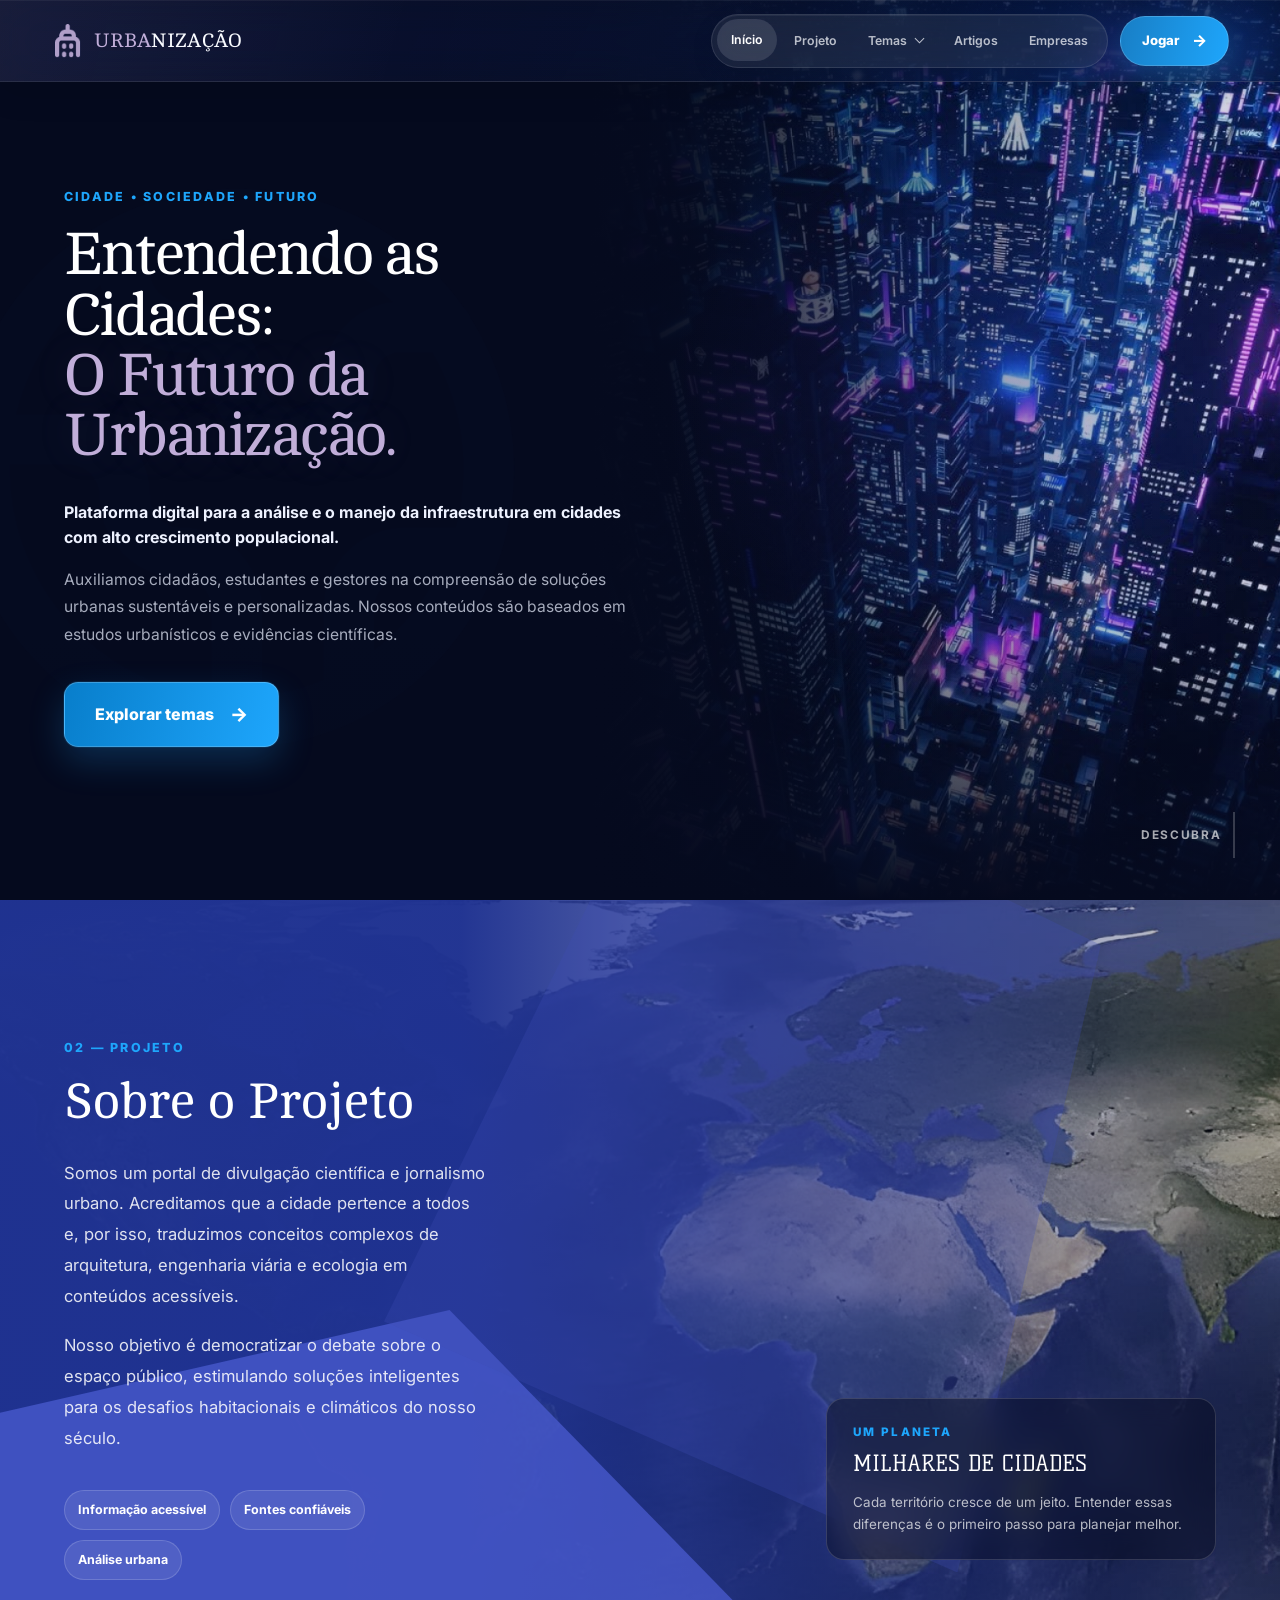
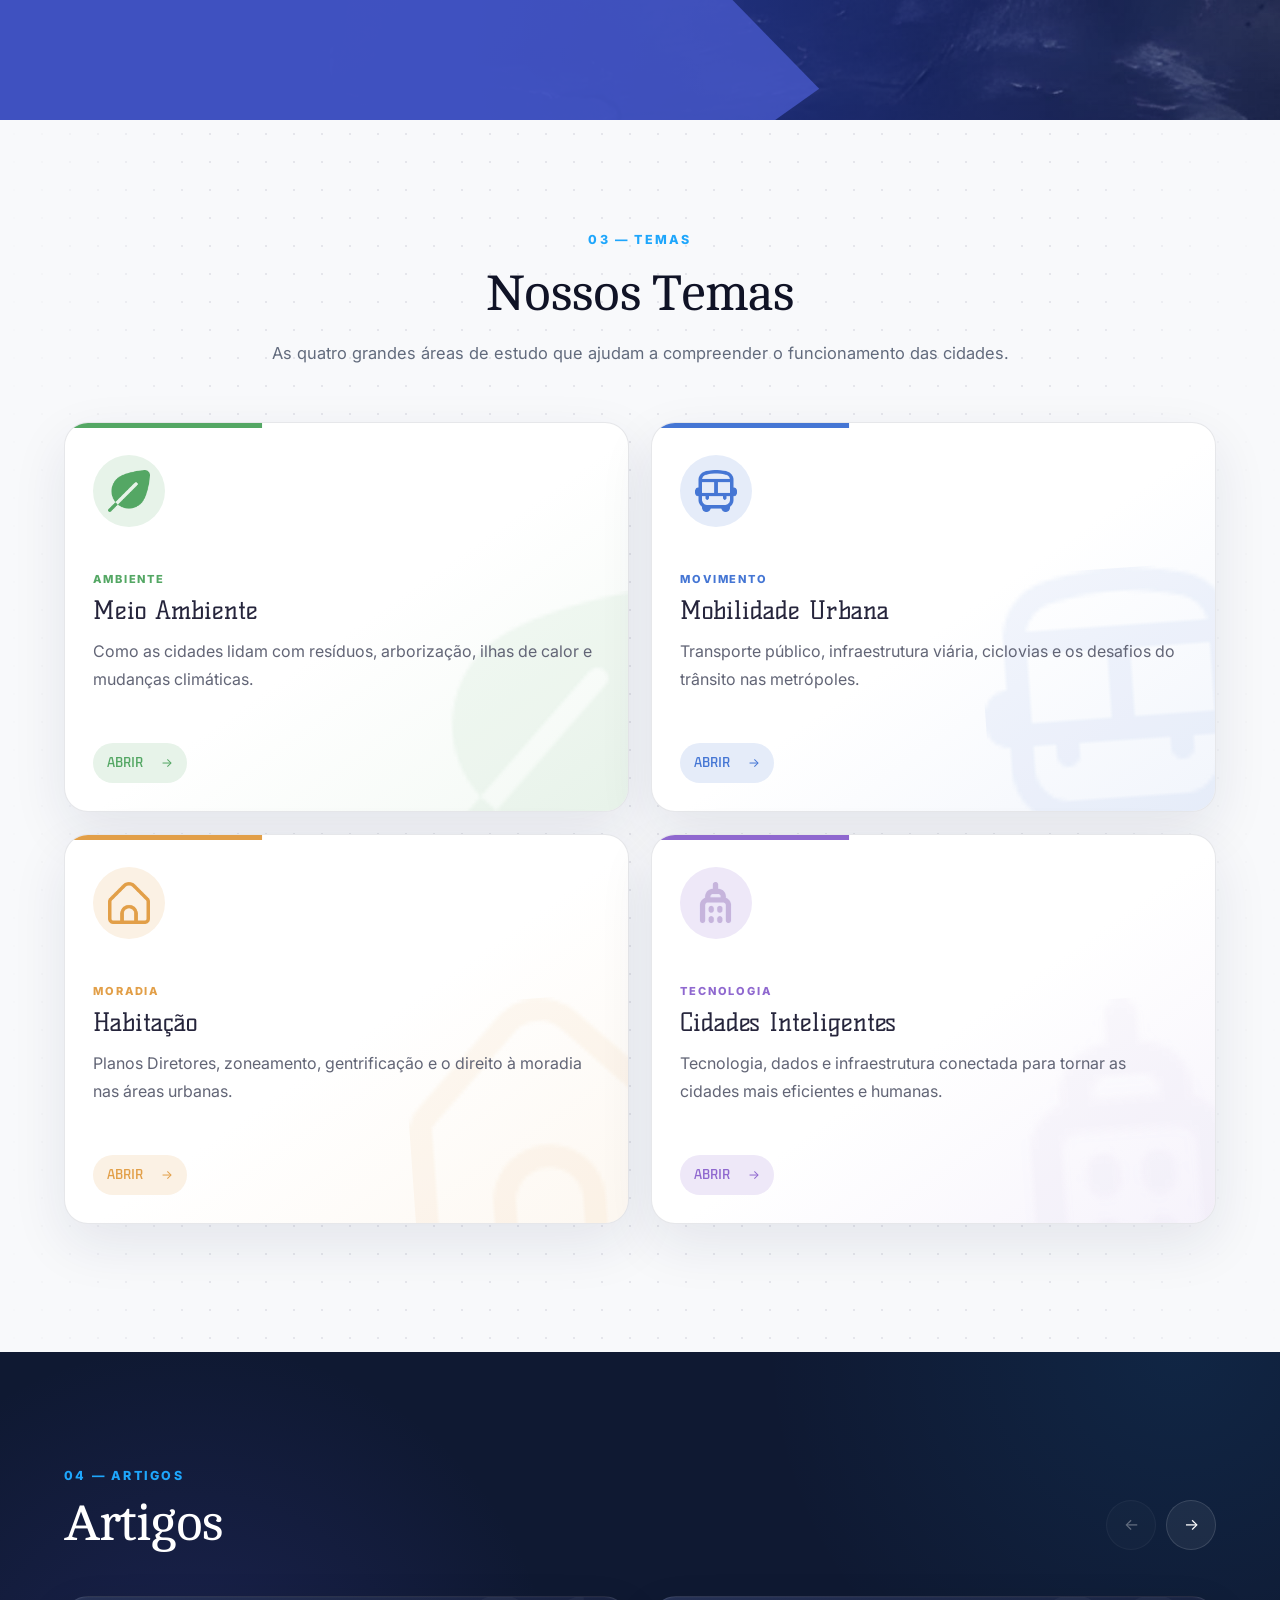
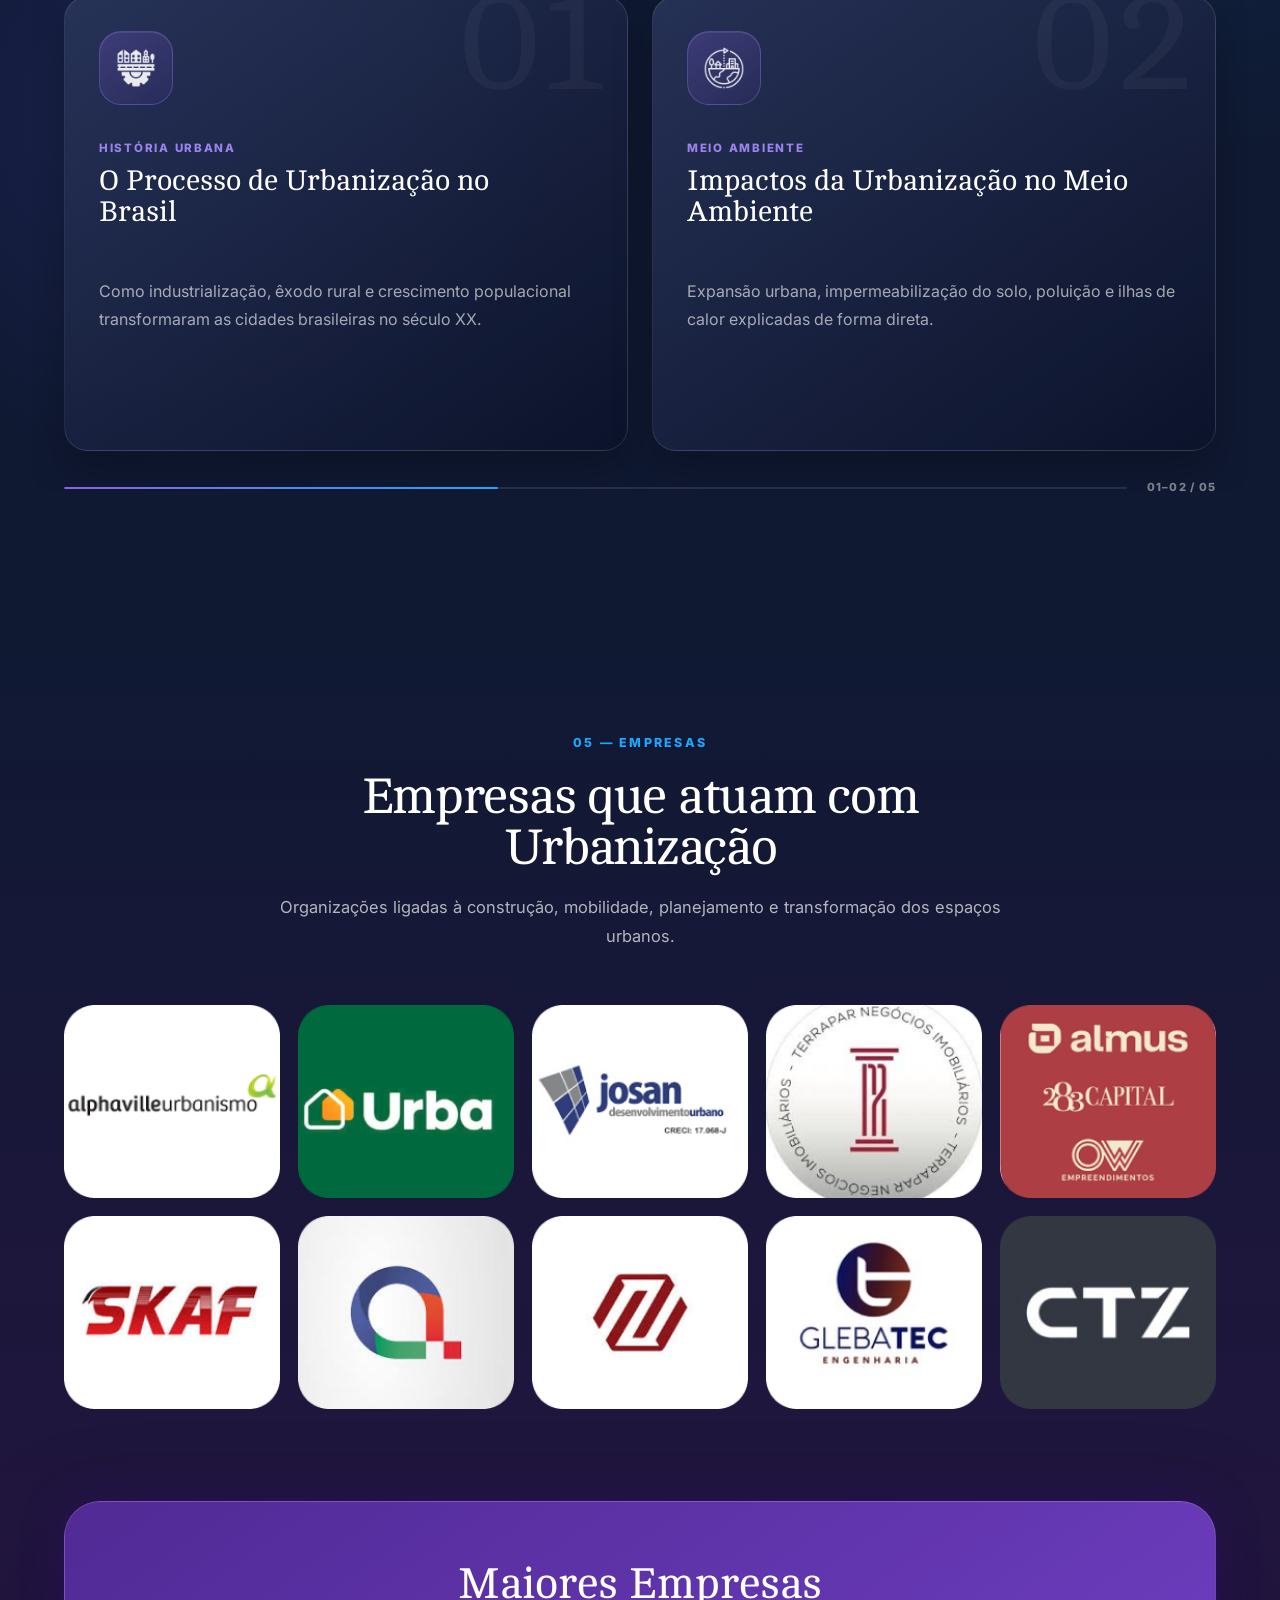
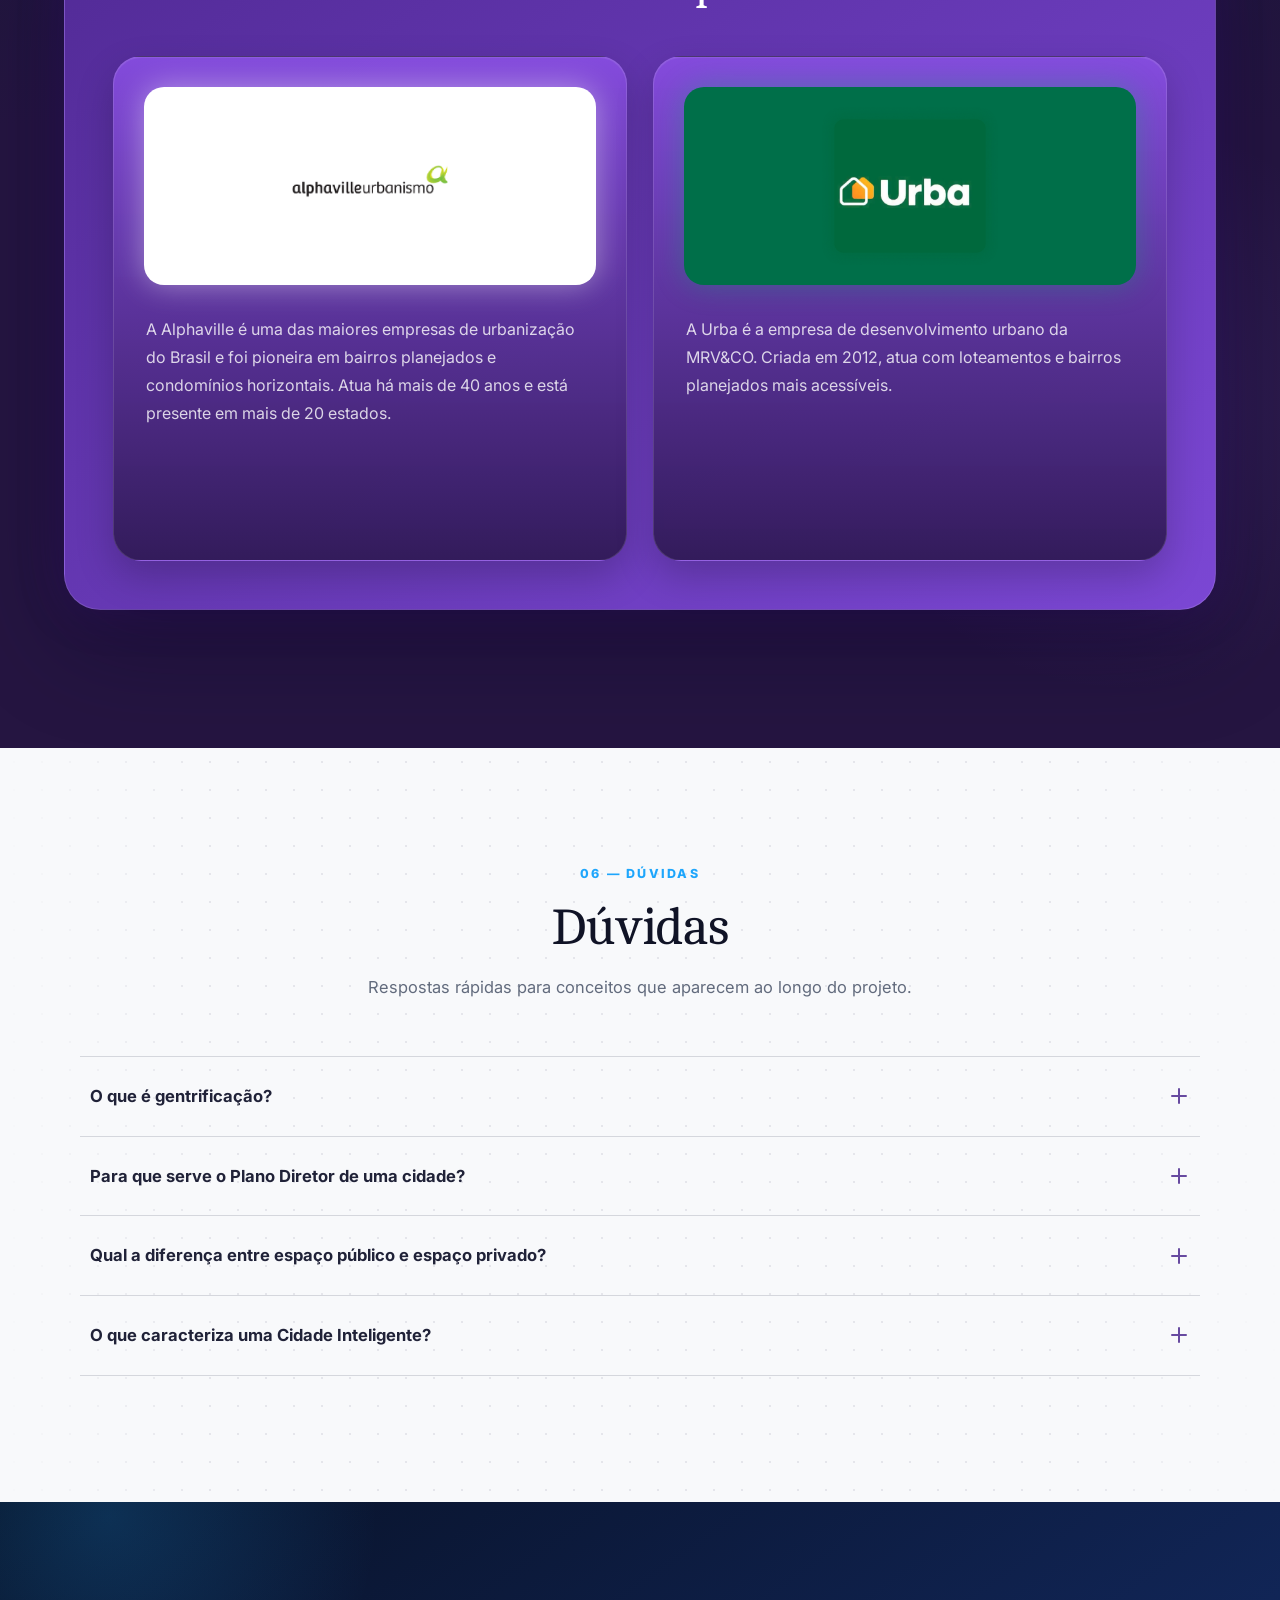
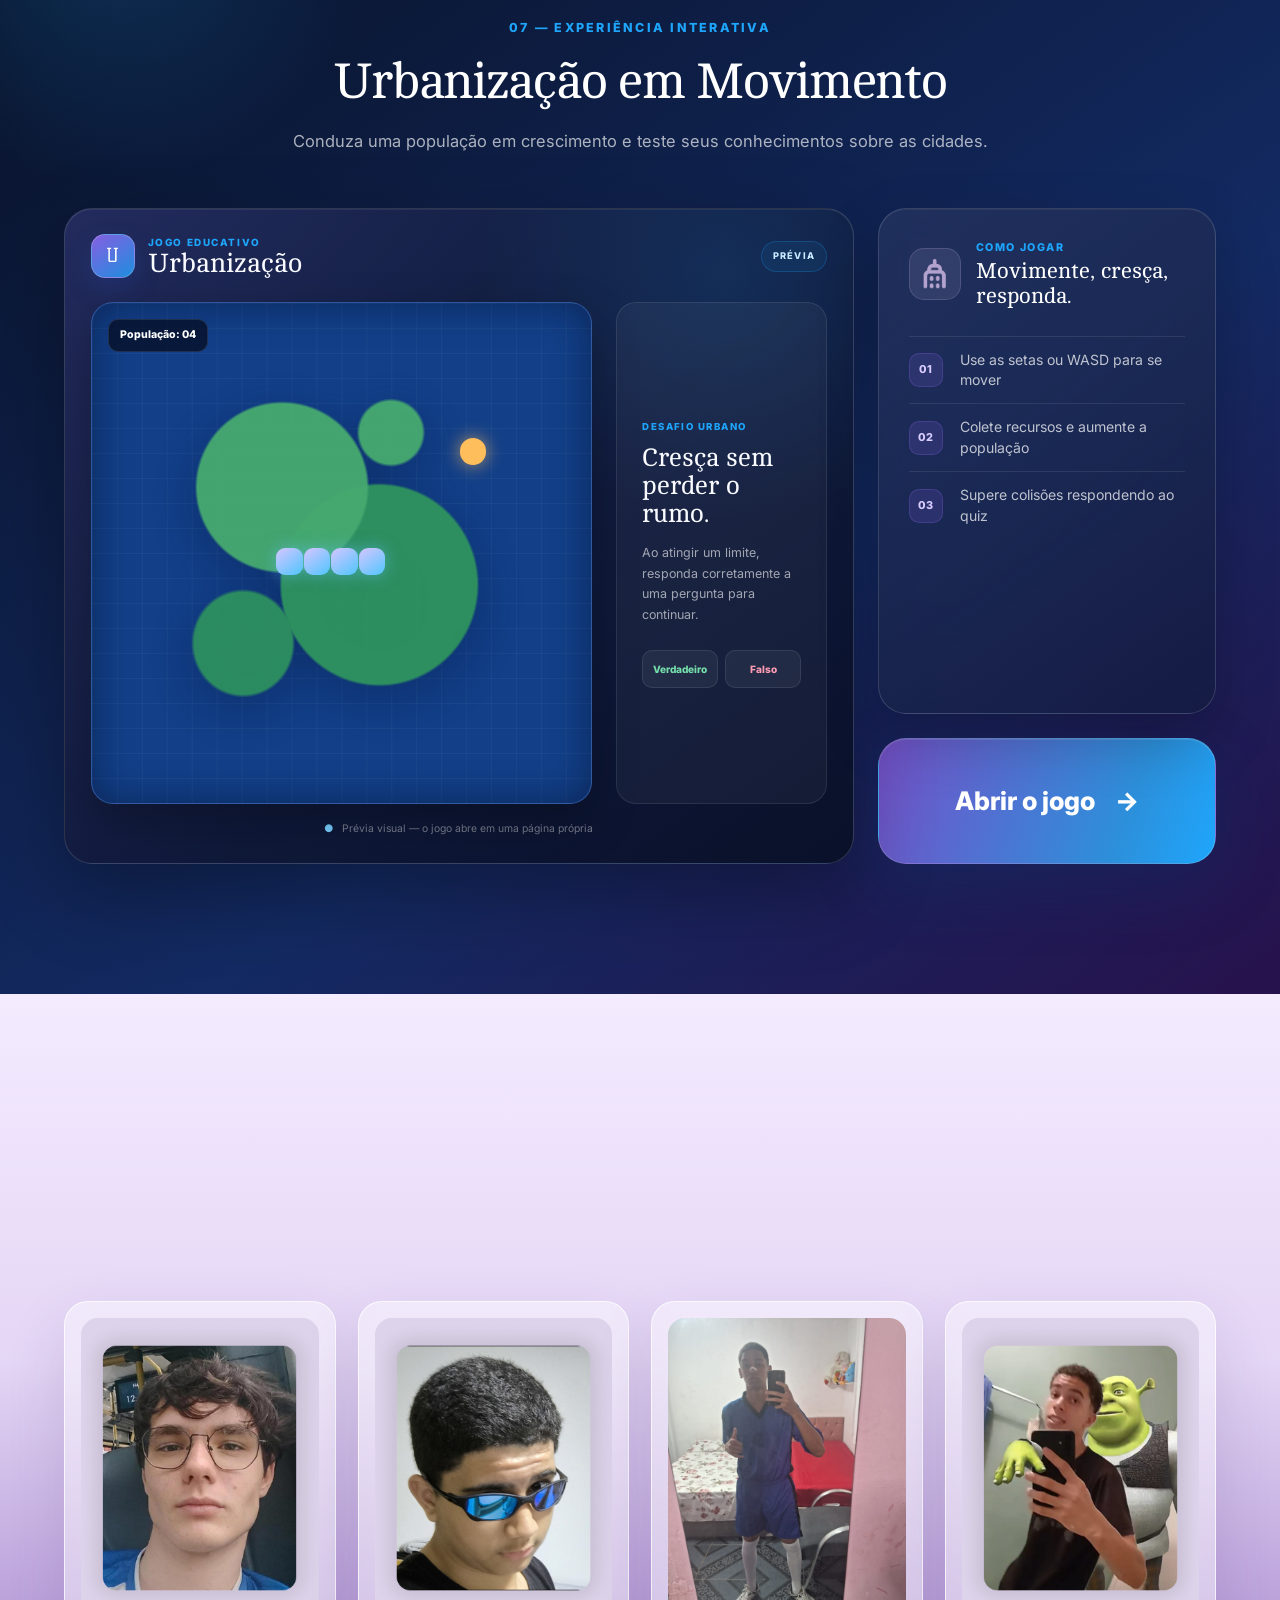
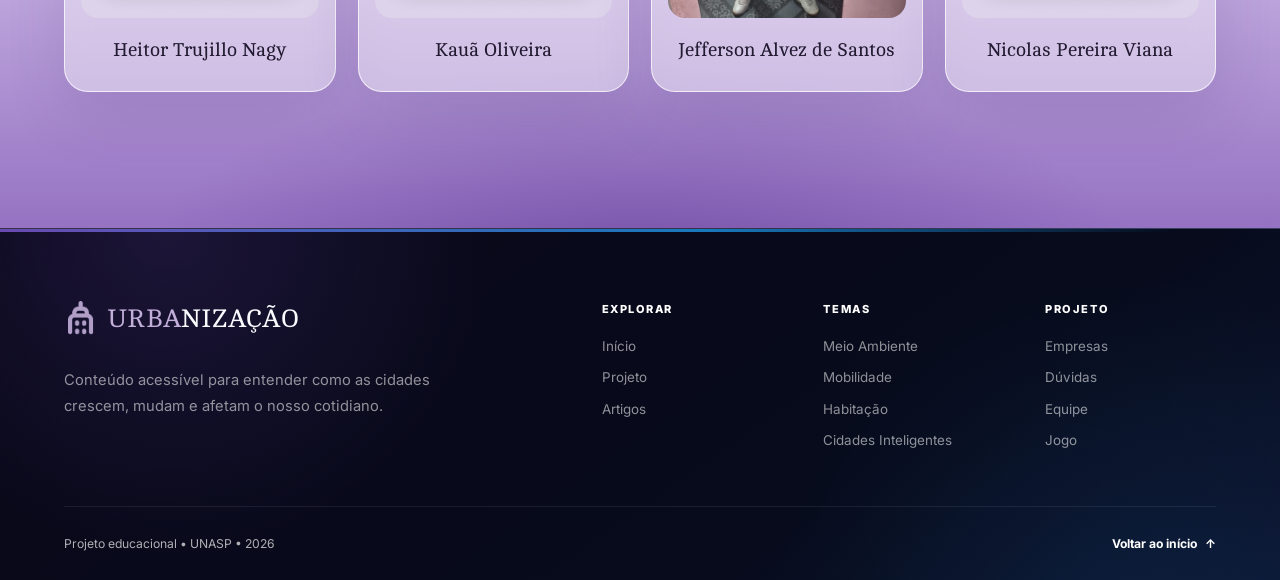
<file: index.html>
<!doctype html>
<html lang="pt-BR">
<head>
  <meta charset="UTF-8">
  <meta name="viewport" content="width=device-width, initial-scale=1.0">
  <meta name="theme-color" content="#050a1e">
  <meta name="description" content="Urbanização: um projeto educacional sobre cidades, mobilidade, habitação e meio ambiente.">
  <title>Urbanização — Entendendo as cidades</title>
  <link rel="preconnect" href="https://fonts.googleapis.com">
  <link rel="preconnect" href="https://fonts.gstatic.com" crossorigin>
  <link href="https://fonts.googleapis.com/css2?family=Cambo&family=Inter:wght@400;500;600;700;800&family=Kdam+Thmor+Pro&family=Kelly+Slab&display=swap" rel="stylesheet">
  <link rel="stylesheet" href="styles.css">
  <script src="script.js" defer></script>
</head>
<body data-page="home">
  <a class="skip-link" href="#conteudo">Pular para o conteúdo</a>

  <header class="site-header">
    <div class="header-inner">
      <a class="brand" href="#inicio" aria-label="Urbanização — início">
        <span class="brand-icon"><img src="assets/brand-city.png" alt=""></span>
        <span><span>URBA</span>NIZAÇÃO</span>
      </a>

      <button class="menu-toggle" type="button" aria-expanded="false" aria-controls="site-nav">
        <span></span><span></span><span></span>
        <span class="sr-only">Abrir menu</span>
      </button>

      <nav class="site-nav" id="site-nav" aria-label="Navegação principal">
        <div class="nav-links">
          <a class="active" data-nav="home" href="#inicio">Início</a>
          <a data-nav="project" href="#projeto">Projeto</a>

          <div class="topics-nav">
            <button class="topics-toggle" type="button" aria-expanded="false" aria-controls="topics-menu">
              Temas <span class="dropdown-chevron" aria-hidden="true"></span>
            </button>
            <div class="topics-menu" id="topics-menu">
              <div class="topics-menu-head">
                <strong>Explore por tema</strong>
                <span>Quatro caminhos para entender a vida urbana.</span>
              </div>
              <a href="meio-ambiente.html">
                <span class="nav-topic-icon nav-topic-green"><img src="assets/theme-leaf.png" alt=""></span>
                <span><strong>Meio Ambiente</strong><small>Ecologia e infraestrutura verde</small></span>
              </a>
              <a href="mobilidade.html">
                <span class="nav-topic-icon nav-topic-blue"><img src="assets/theme-bus.png" alt=""></span>
                <span><strong>Mobilidade</strong><small>Transporte e conexões urbanas</small></span>
              </a>
              <a href="habitacao.html">
                <span class="nav-topic-icon nav-topic-orange"><img src="assets/theme-house.png" alt=""></span>
                <span><strong>Habitação</strong><small>Moradia e direito à cidade</small></span>
              </a>
              <a href="cidades-inteligentes.html">
                <span class="nav-topic-icon nav-topic-purple"><img src="assets/brand-city.png" alt=""></span>
                <span><strong>Desafios urbanos</strong><small>Problemas que pedem cidades inteligentes</small></span>
              </a>
            </div>
          </div>

          <a data-nav="articles" href="#artigos">Artigos</a>
          <a data-nav="companies" href="#empresas">Empresas</a>
        </div>
        <a class="nav-game" data-nav="game" href="jogo.html">Jogar <span aria-hidden="true">→</span></a>
      </nav>
    </div>
  </header>

  <main id="conteudo">
    <section class="hero" id="inicio" aria-labelledby="hero-title">
      <div class="hero-photo" aria-hidden="true">
        <img src="assets/hero-city.png" alt="">
      </div>
      <div class="hero-overlay" aria-hidden="true"></div>
      <img class="hero-globe" src="assets/globe.png" alt="" aria-hidden="true">

      <div class="hero-content container reveal">
        <p class="eyebrow">CIDADE • SOCIEDADE • FUTURO</p>
        <h1 id="hero-title">Entendendo as Cidades:<br><span>O Futuro da Urbanização.</span></h1>
        <p class="hero-lead">Plataforma digital para a análise e o manejo da infraestrutura em cidades com alto crescimento populacional.</p>
        <p class="hero-copy">Auxiliamos cidadãos, estudantes e gestores na compreensão de soluções urbanas sustentáveis e personalizadas. Nossos conteúdos são baseados em estudos urbanísticos e evidências científicas.</p>
        <a class="primary-button" href="#temas">Explorar temas <span aria-hidden="true">→</span></a>
      </div>

      <a class="scroll-cue" href="#projeto" aria-label="Ir para a próxima seção">
        <span>Descubra</span>
        <i aria-hidden="true"></i>
      </a>
    </section>

    <section class="about" id="projeto" aria-labelledby="about-title">
      <div class="about-map" aria-hidden="true"><img src="assets/about-earth.png" alt=""></div>
      <div class="about-shape about-shape-one" aria-hidden="true"></div>
      <div class="about-shape about-shape-two" aria-hidden="true"></div>
      <div class="container about-grid">
        <div class="about-copy reveal">
          <p class="section-number">02 — PROJETO</p>
          <h2 id="about-title">Sobre o Projeto</h2>
          <p>Somos um portal de divulgação científica e jornalismo urbano. Acreditamos que a cidade pertence a todos e, por isso, traduzimos conceitos complexos de arquitetura, engenharia viária e ecologia em conteúdos acessíveis.</p>
          <p>Nosso objetivo é democratizar o debate sobre o espaço público, estimulando soluções inteligentes para os desafios habitacionais e climáticos do nosso século.</p>
          <div class="about-points" aria-label="Pilares do projeto">
            <span>Informação acessível</span>
            <span>Fontes confiáveis</span>
            <span>Análise urbana</span>
          </div>
        </div>
        <div class="about-caption reveal">
          <span>UM PLANETA</span>
          <strong>MILHARES DE CIDADES</strong>
          <p>Cada território cresce de um jeito. Entender essas diferenças é o primeiro passo para planejar melhor.</p>
        </div>
      </div>
    </section>

    <section class="themes section-light" id="temas" aria-labelledby="themes-title">
      <div class="container">
        <div class="section-heading centered reveal">
          <p class="section-number">03 — TEMAS</p>
          <h2 id="themes-title">Nossos Temas</h2>
          <p>As quatro grandes áreas de estudo que ajudam a compreender o funcionamento das cidades.</p>
        </div>

        <div class="theme-grid">
          <article class="theme-card theme-green reveal">
            <div class="theme-icon"><img src="assets/theme-leaf.png" alt=""></div>
            <img class="theme-watermark-icon" src="assets/theme-leaf.png" alt="" aria-hidden="true">
            <div class="theme-watermark">AMBIENTE</div>
            <h3>Meio Ambiente</h3>
            <p>Como as cidades lidam com resíduos, arborização, ilhas de calor e mudanças climáticas.</p>
            <a href="meio-ambiente.html">Abrir <span aria-hidden="true">→</span></a>
          </article>

          <article class="theme-card theme-blue reveal">
            <div class="theme-icon"><img src="assets/theme-bus.png" alt=""></div>
            <img class="theme-watermark-icon" src="assets/theme-bus.png" alt="" aria-hidden="true">
            <div class="theme-watermark">MOVIMENTO</div>
            <h3>Mobilidade Urbana</h3>
            <p>Transporte público, infraestrutura viária, ciclovias e os desafios do trânsito nas metrópoles.</p>
            <a href="mobilidade.html">Abrir <span aria-hidden="true">→</span></a>
          </article>

          <article class="theme-card theme-orange reveal">
            <div class="theme-icon"><img src="assets/theme-house.png" alt=""></div>
            <img class="theme-watermark-icon" src="assets/theme-house.png" alt="" aria-hidden="true">
            <div class="theme-watermark">MORADIA</div>
            <h3>Habitação</h3>
            <p>Planos Diretores, zoneamento, gentrificação e o direito à moradia nas áreas urbanas.</p>
            <a href="habitacao.html">Abrir <span aria-hidden="true">→</span></a>
          </article>

          <article class="theme-card theme-purple reveal">
            <div class="theme-icon"><img src="assets/brand-city.png" alt=""></div>
            <img class="theme-watermark-icon" src="assets/brand-city.png" alt="" aria-hidden="true">
            <div class="theme-watermark">TECNOLOGIA</div>
            <h3>Cidades Inteligentes</h3>
            <p>Tecnologia, dados e infraestrutura conectada para tornar as cidades mais eficientes e humanas.</p>
            <a href="cidades-inteligentes.html">Abrir <span aria-hidden="true">→</span></a>
          </article>
        </div>
      </div>
    </section>

    <section class="articles dark-flow" id="artigos" aria-labelledby="articles-title">
      <div class="container">
        <div class="section-topline reveal">
          <div>
            <p class="section-number">04 — ARTIGOS</p>
            <h2 id="articles-title">Artigos</h2>
          </div>
          <div class="carousel-controls" aria-label="Controles dos artigos">
            <button class="carousel-button" type="button" data-carousel="prev" aria-label="Artigos anteriores">←</button>
            <button class="carousel-button" type="button" data-carousel="next" aria-label="Próximos artigos">→</button>
          </div>
        </div>

        <div class="article-track" tabindex="0" aria-label="Lista de artigos">
          <article class="article-card reveal">
            <div class="article-index">01</div>
            <div class="article-icon-shell"><img src="assets/article-01.png" alt=""></div>
            <p class="article-tag">HISTÓRIA URBANA</p>
            <h3>O Processo de Urbanização no Brasil</h3>
            <p>Como industrialização, êxodo rural e crescimento populacional transformaram as cidades brasileiras no século XX.</p>
          </article>

          <article class="article-card reveal">
            <div class="article-index">02</div>
            <div class="article-icon-shell"><img src="assets/article-02.png" alt=""></div>
            <p class="article-tag">MEIO AMBIENTE</p>
            <h3>Impactos da Urbanização no Meio Ambiente</h3>
            <p>Expansão urbana, impermeabilização do solo, poluição e ilhas de calor explicadas de forma direta.</p>
          </article>

          <article class="article-card reveal">
            <div class="article-index">03</div>
            <div class="article-icon-shell"><img src="assets/theme-house.png" alt=""></div>
            <p class="article-tag">SOCIEDADE</p>
            <h3>Urbanização e Desigualdade Social</h3>
            <p>Déficit habitacional, segregação socioespacial e o acesso desigual aos serviços públicos.</p>
          </article>

          <article class="article-card reveal">
            <div class="article-index">04</div>
            <div class="article-icon-shell"><img src="assets/theme-bus.png" alt=""></div>
            <p class="article-tag">MOBILIDADE</p>
            <h3>Mobilidade Urbana e Crescimento das Cidades</h3>
            <p>Transporte coletivo, ciclovias e alternativas sustentáveis para melhorar a circulação de pessoas.</p>
          </article>

          <article class="article-card reveal">
            <div class="article-index">05</div>
            <div class="article-icon-shell"><img src="assets/brand-city.png" alt=""></div>
            <p class="article-tag">TECNOLOGIA</p>
            <h3>Cidades Inteligentes e Urbanização Sustentável</h3>
            <p>Como dados e tecnologia podem contribuir para uma cidade eficiente e voltada à qualidade de vida.</p>
          </article>
        </div>
        <div class="carousel-meta" aria-hidden="true">
          <span class="carousel-line"><i data-carousel-progress></i></span>
          <span data-carousel-counter>01–03 / 05</span>
        </div>
      </div>
    </section>

    <section class="companies dark-flow" id="empresas" aria-labelledby="companies-title">
      <div class="container">
        <div class="section-heading centered inverse reveal">
          <p class="section-number">05 — EMPRESAS</p>
          <h2 id="companies-title">Empresas que atuam com Urbanização</h2>
          <p>Organizações ligadas à construção, mobilidade, planejamento e transformação dos espaços urbanos.</p>
        </div>

        <div class="logo-grid reveal" aria-label="Logotipos de empresas">
          <div><img src="assets/logo-01.png" alt="Empresa 1"></div>
          <div><img src="assets/logo-02.png" alt="Empresa 2"></div>
          <div><img src="assets/logo-03.png" alt="Empresa 3"></div>
          <div><img src="assets/logo-04.png" alt="Empresa 4"></div>
          <div><img src="assets/logo-05.png" alt="Empresa 5"></div>
          <div><img src="assets/logo-06.png" alt="Empresa 6"></div>
          <div><img src="assets/logo-07.png" alt="Empresa 7"></div>
          <div><img src="assets/logo-08.png" alt="Empresa 8"></div>
          <div><img src="assets/logo-09.png" alt="Empresa 9"></div>
          <div><img src="assets/logo-10.png" alt="Empresa 10"></div>
        </div>

        <div class="featured-companies reveal">
          <h3>Maiores Empresas</h3>
          <div class="featured-grid">
            <article class="company-card company-alpha">
              <div class="company-logo"><img src="assets/alpha.png" alt="Alphaville Urbanismo"></div>
              <p>A Alphaville é uma das maiores empresas de urbanização do Brasil e foi pioneira em bairros planejados e condomínios horizontais. Atua há mais de 40 anos e está presente em mais de 20 estados.</p>
            </article>
            <article class="company-card company-urba">
              <div class="company-logo"><img src="assets/urba.png" alt="Urba"></div>
              <p>A Urba é a empresa de desenvolvimento urbano da MRV&amp;CO. Criada em 2012, atua com loteamentos e bairros planejados mais acessíveis.</p>
            </article>
          </div>
        </div>
      </div>
    </section>

    <section class="faq section-light" id="duvidas" aria-labelledby="faq-title">
      <div class="container faq-wrap">
        <div class="section-heading centered reveal">
          <p class="section-number">06 — DÚVIDAS</p>
          <h2 id="faq-title">Dúvidas</h2>
          <p>Respostas rápidas para conceitos que aparecem ao longo do projeto.</p>
        </div>

        <div class="faq-list reveal">
          <article class="faq-item">
            <h3><button type="button" aria-expanded="false"><span>O que é gentrificação?</span><i aria-hidden="true"></i></button></h3>
            <div class="faq-answer"><p>É o processo de valorização de uma região que aumenta o custo de vida e pode afastar os moradores que já viviam ali.</p></div>
          </article>
          <article class="faq-item">
            <h3><button type="button" aria-expanded="false"><span>Para que serve o Plano Diretor de uma cidade?</span><i aria-hidden="true"></i></button></h3>
            <div class="faq-answer"><p>Ele orienta o crescimento urbano e define regras para moradia, transporte, infraestrutura e uso do solo.</p></div>
          </article>
          <article class="faq-item">
            <h3><button type="button" aria-expanded="false"><span>Qual a diferença entre espaço público e espaço privado?</span><i aria-hidden="true"></i></button></h3>
            <div class="faq-answer"><p>O espaço público é destinado ao uso coletivo; o privado pertence a pessoas ou organizações e tem acesso definido por seus responsáveis.</p></div>
          </article>
          <article class="faq-item">
            <h3><button type="button" aria-expanded="false"><span>O que caracteriza uma Cidade Inteligente?</span><i aria-hidden="true"></i></button></h3>
            <div class="faq-answer"><p>É uma cidade que usa planejamento, tecnologia e dados para melhorar serviços, sustentabilidade e qualidade de vida.</p></div>
          </article>
        </div>
      </div>
    </section>

    <section class="game-section" id="jogo" aria-labelledby="game-title">
      <div class="container">
        <div class="game-heading reveal">
          <p class="section-number">07 — EXPERIÊNCIA INTERATIVA</p>
          <h2 id="game-title">Urbanização em Movimento</h2>
          <p>Conduza uma população em crescimento e teste seus conhecimentos sobre as cidades.</p>
        </div>

        <div class="game-showcase reveal">
          <div class="game-main">
            <div class="urban-game-preview" aria-label="Prévia não interativa do jogo Urbanização">
              <div class="urban-preview-head">
                <div class="urban-preview-title">
                  <span class="urban-preview-mark" aria-hidden="true">U</span>
                  <div><p>JOGO EDUCATIVO</p><h3>Urbanização</h3></div>
                </div>
                <span class="urban-preview-badge">PRÉVIA</span>
              </div>

              <div class="urban-preview-layout">
                <div class="urban-preview-board" aria-hidden="true">
                  <div class="urban-preview-earth"></div>
                  <span class="urban-preview-person person-one">●</span>
                  <span class="urban-preview-person person-two">●</span>
                  <span class="urban-preview-person person-three">●</span>
                  <span class="urban-preview-person person-four">●</span>
                  <span class="urban-preview-food">◆</span>
                  <span class="urban-preview-population">População: 04</span>
                </div>
                <div class="urban-preview-panel">
                  <p class="urban-preview-kicker">DESAFIO URBANO</p>
                  <h4>Cresça sem perder o rumo.</h4>
                  <p>Ao atingir um limite, responda corretamente a uma pergunta para continuar.</p>
                  <div class="urban-preview-answers" aria-hidden="true">
                    <span>Verdadeiro</span><span>Falso</span>
                  </div>
                </div>
              </div>
              <p class="urban-preview-note"><span aria-hidden="true">●</span> Prévia visual — o jogo abre em uma página própria</p>
            </div>
          </div>
          <div class="game-side">
            <div class="game-guide">
              <div class="game-guide-heading">
                <span class="game-guide-icon"><img src="assets/brand-city.png" alt=""></span>
                <div><p>COMO JOGAR</p><h3>Movimente, cresça, responda.</h3></div>
              </div>
              <ol>
                <li><span>01</span><p>Use as setas ou WASD para se mover</p></li>
                <li><span>02</span><p>Colete recursos e aumente a população</p></li>
                <li><span>03</span><p>Supere colisões respondendo ao quiz</p></li>
              </ol>
            </div>
            <a class="game-cta" href="jogo.html">Abrir o jogo <span aria-hidden="true">→</span></a>
          </div>
        </div>
      </div>
    </section>

    <section class="team" id="equipe" aria-labelledby="team-title">
      <div class="container">
        <div class="section-heading centered reveal">
          <p class="section-number">08 — EQUIPE</p>
          <h2 id="team-title">Perfil</h2>
          <p>Projeto desenvolvido por estudantes para tornar o debate urbano mais acessível.</p>
        </div>

        <div class="team-grid">
          <article class="member reveal">
            <div class="member-photo"><img src="assets/team-heitor.png" alt="Heitor Trujillo Nagy"></div>
            <h3>Heitor Trujillo Nagy</h3>
          </article>
          <article class="member reveal">
            <div class="member-photo"><img src="assets/team-kaua.png" alt="Kauã Argolo Guilherme Oliveira"></div>
            <h3>Kauã Oliveira</h3>
          </article>
          <article class="member reveal">
            <div class="member-photo"><img src="assets/team-jefferson.png" alt="Jefferson Alvez de Santos"></div>
            <h3>Jefferson Alvez de Santos</h3>
          </article>
          <article class="member reveal">
            <div class="member-photo"><img src="assets/team-nicolas.png" alt="Nicolas Pereira Viana"></div>
            <h3>Nicolas Pereira Viana</h3>
          </article>
        </div>
      </div>
    </section>
  </main>

  <footer class="site-footer">
    <div class="container footer-main">
      <div class="footer-identity">
        <a class="brand footer-brand" href="#inicio" aria-label="Urbanização — início">
          <span class="brand-icon"><img src="assets/brand-city.png" alt=""></span>
          <span><span>URBA</span>NIZAÇÃO</span>
        </a>
        <p>Conteúdo acessível para entender como as cidades crescem, mudam e afetam o nosso cotidiano.</p>
      </div>
      <nav class="footer-navigation" aria-label="Navegação do rodapé">
        <div><strong>Explorar</strong><a href="#inicio">Início</a><a href="#projeto">Projeto</a><a href="#artigos">Artigos</a></div>
        <div><strong>Temas</strong><a href="meio-ambiente.html">Meio Ambiente</a><a href="mobilidade.html">Mobilidade</a><a href="habitacao.html">Habitação</a><a href="cidades-inteligentes.html">Cidades Inteligentes</a></div>
        <div><strong>Projeto</strong><a href="#empresas">Empresas</a><a href="#duvidas">Dúvidas</a><a href="#equipe">Equipe</a><a href="jogo.html">Jogo</a></div>
      </nav>
    </div>
    <div class="container footer-bottom"><p>Projeto educacional • UNASP • 2026</p><a href="#inicio">Voltar ao início <span aria-hidden="true">↑</span></a></div>
  </footer>
</body>
</html>
</file>
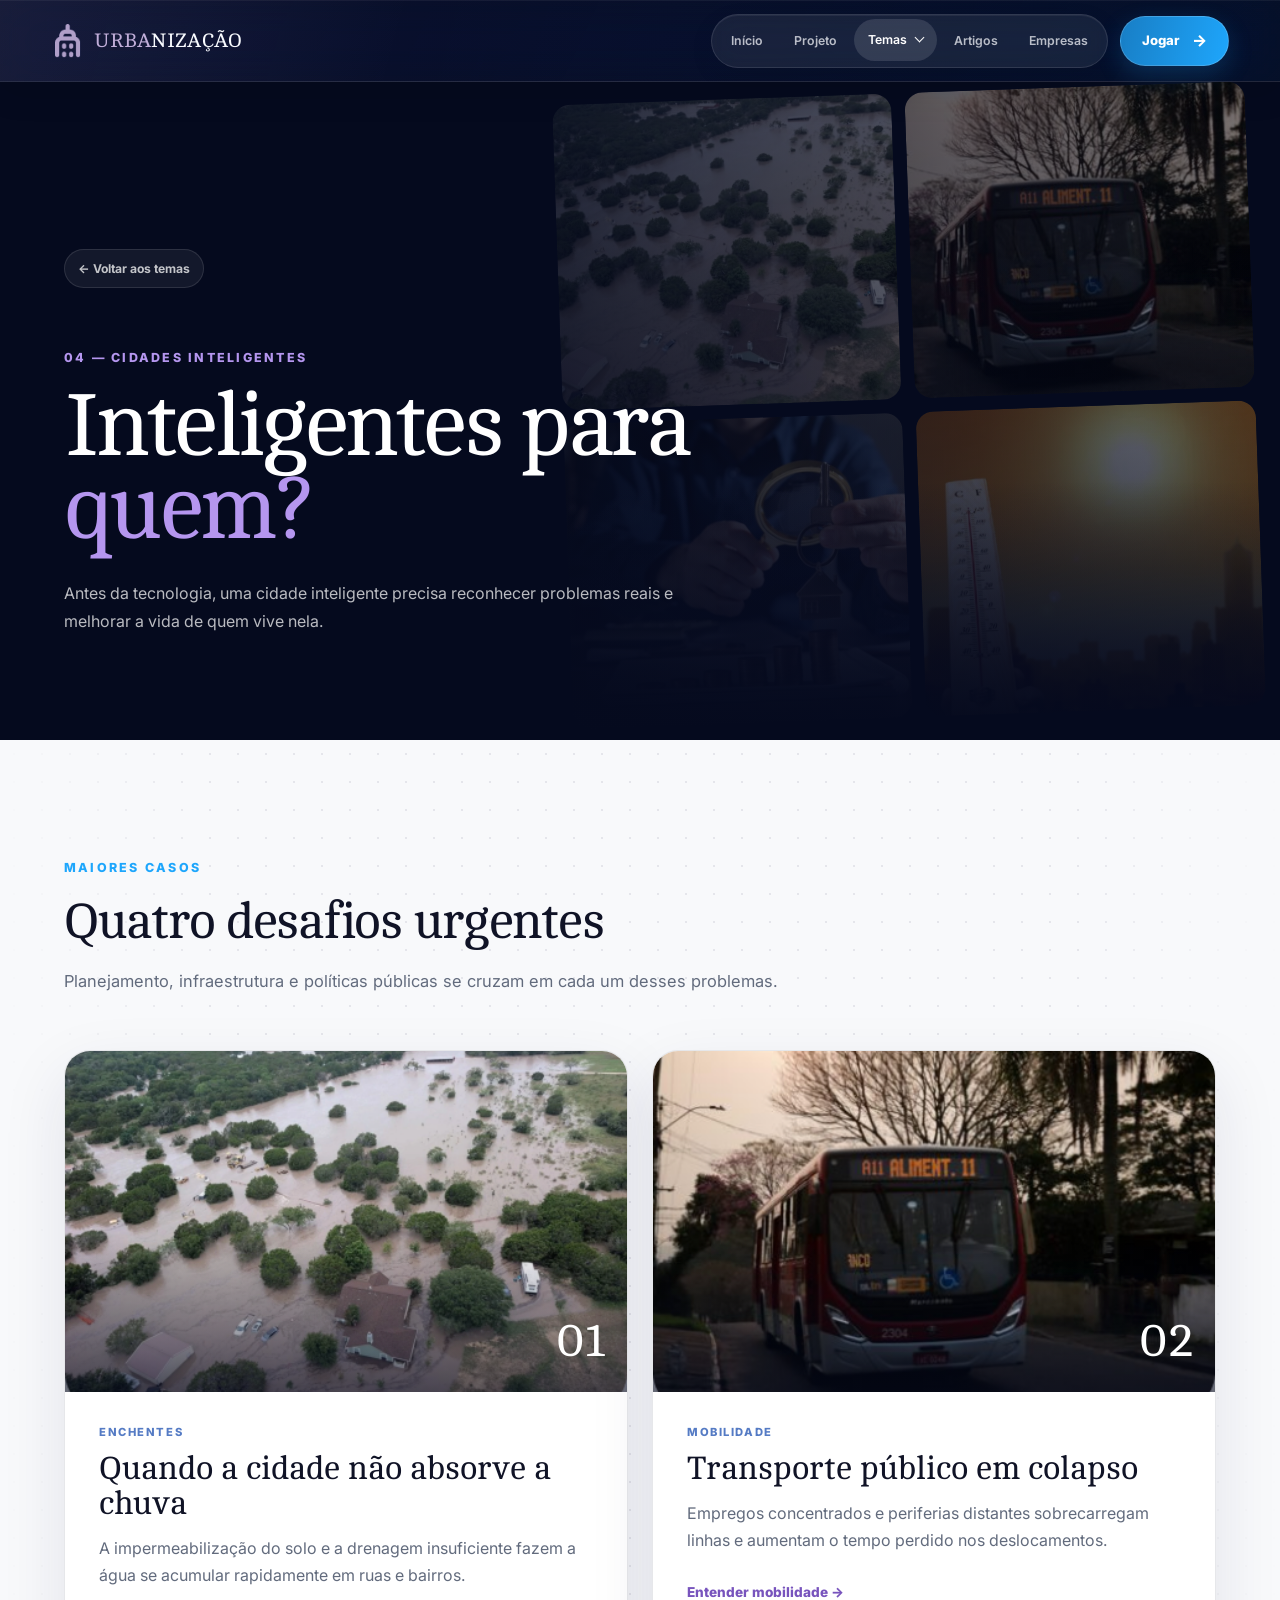
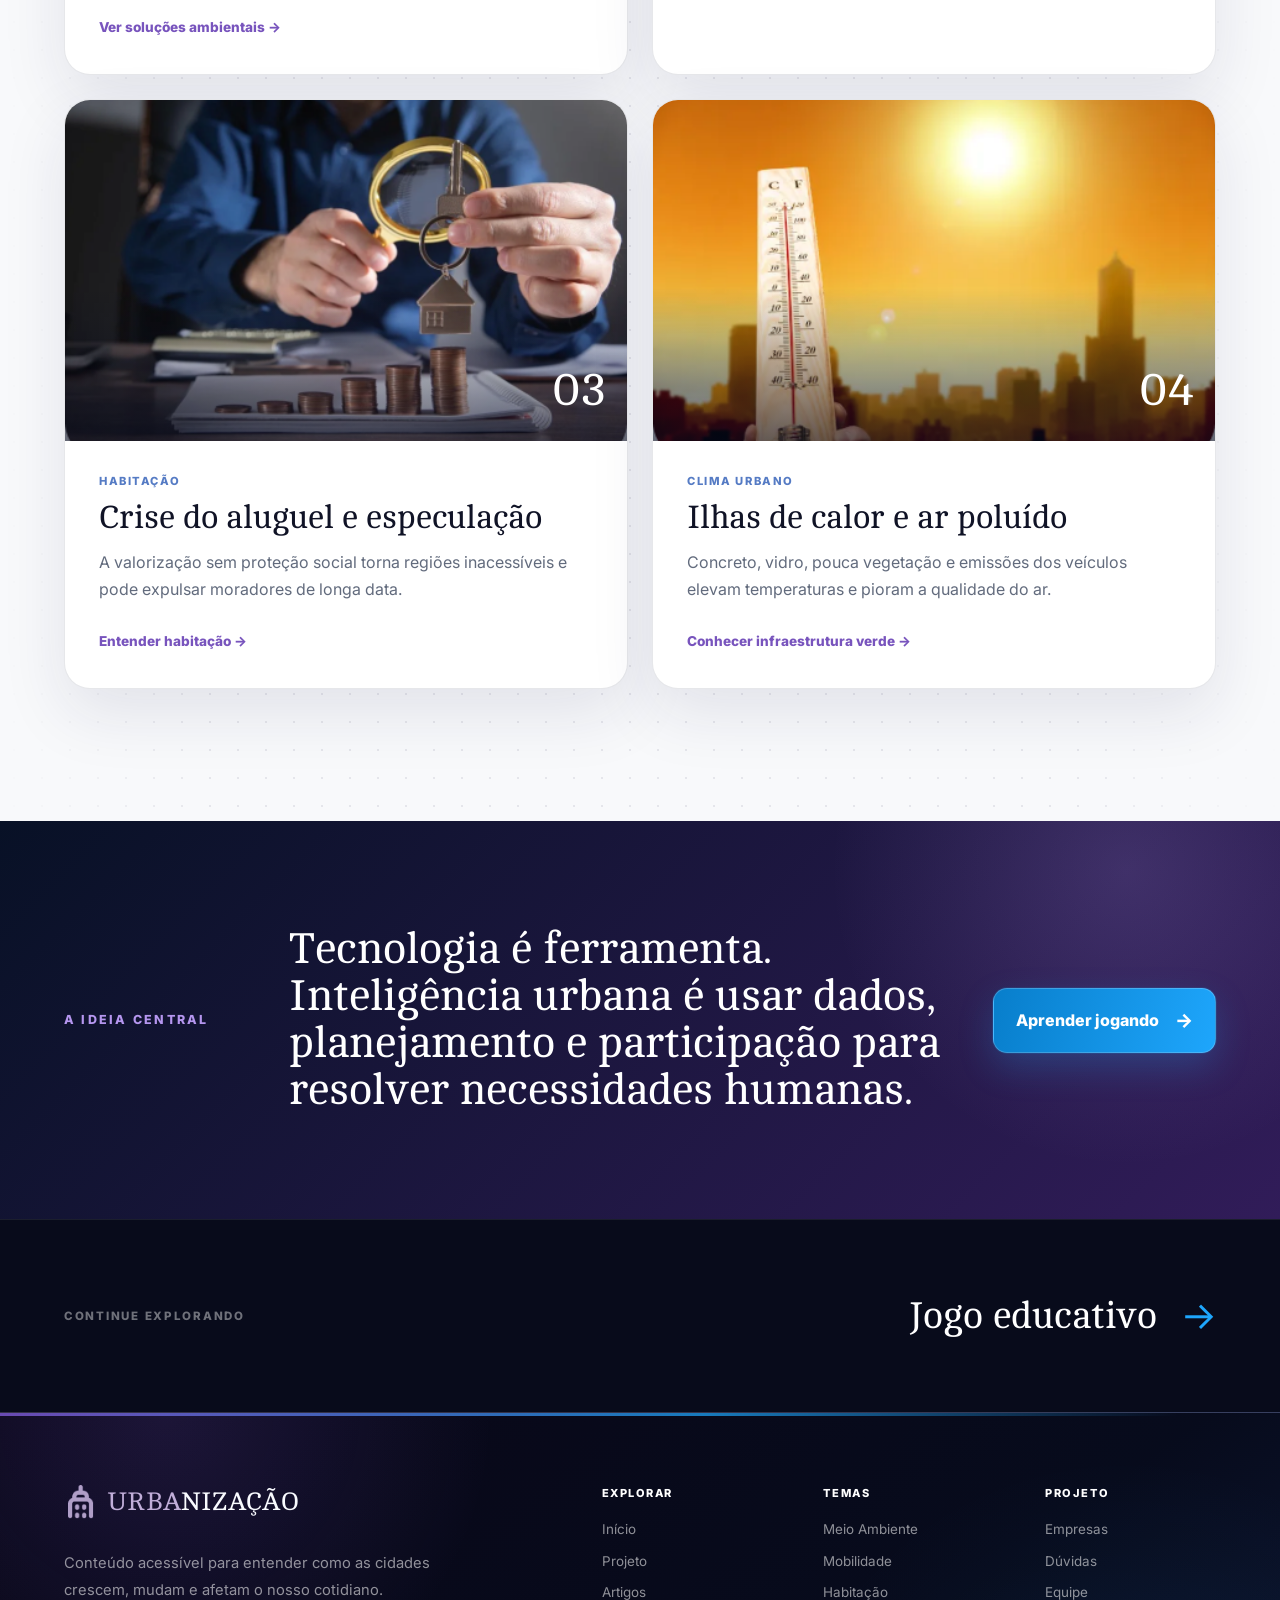
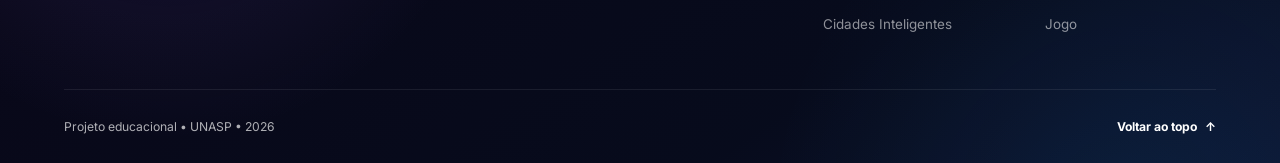
<file: cidades-inteligentes.html>
<!doctype html>
<html lang="pt-BR">
<head>
  <meta charset="UTF-8">
  <meta name="viewport" content="width=device-width, initial-scale=1.0">
  <meta name="theme-color" content="#050a1e">
  <meta name="description" content="Os desafios urbanos que cidades inteligentes precisam enfrentar: enchentes, mobilidade, moradia e calor.">
  <title>Cidades Inteligentes — Urbanização</title>
  <link rel="preconnect" href="https://fonts.googleapis.com">
  <link rel="preconnect" href="https://fonts.gstatic.com" crossorigin>
  <link href="https://fonts.googleapis.com/css2?family=Cambo&family=Inter:wght@400;500;600;700;800&family=Kdam+Thmor+Pro&family=Kelly+Slab&display=swap" rel="stylesheet">
  <link rel="stylesheet" href="styles.css">
  <script src="script.js" defer></script>
</head>
<body class="inner-page" data-page="cities">
  <a class="skip-link" href="#conteudo">Pular para o conteúdo</a>
  <header class="site-header">
    <div class="header-inner">
      <a class="brand" href="index.html" aria-label="Urbanização — início"><span class="brand-icon"><img src="assets/brand-city.png" alt=""></span><span><span>URBA</span>NIZAÇÃO</span></a>
      <button class="menu-toggle" type="button" aria-expanded="false" aria-controls="site-nav"><span></span><span></span><span></span><span class="sr-only">Abrir menu</span></button>
      <nav class="site-nav" id="site-nav" aria-label="Navegação principal">
        <div class="nav-links">
          <a data-nav="home" href="index.html">Início</a><a data-nav="project" href="index.html#projeto">Projeto</a>
          <div class="topics-nav">
            <button class="topics-toggle active" type="button" aria-expanded="false" aria-controls="topics-menu">Temas <span class="dropdown-chevron" aria-hidden="true"></span></button>
            <div class="topics-menu" id="topics-menu">
              <div class="topics-menu-head"><strong>Explore por tema</strong><span>Quatro caminhos para entender a vida urbana.</span></div>
              <a href="meio-ambiente.html"><span class="nav-topic-icon nav-topic-green"><img src="assets/theme-leaf.png" alt=""></span><span><strong>Meio Ambiente</strong><small>Ecologia e infraestrutura verde</small></span></a>
              <a href="mobilidade.html"><span class="nav-topic-icon nav-topic-blue"><img src="assets/theme-bus.png" alt=""></span><span><strong>Mobilidade</strong><small>Transporte e conexões urbanas</small></span></a>
              <a href="habitacao.html"><span class="nav-topic-icon nav-topic-orange"><img src="assets/theme-house.png" alt=""></span><span><strong>Habitação</strong><small>Moradia e direito à cidade</small></span></a>
              <a aria-current="page" href="cidades-inteligentes.html"><span class="nav-topic-icon nav-topic-purple"><img src="assets/brand-city.png" alt=""></span><span><strong>Desafios urbanos</strong><small>Problemas que pedem cidades inteligentes</small></span></a>
            </div>
          </div>
          <a data-nav="articles" href="index.html#artigos">Artigos</a><a data-nav="companies" href="index.html#empresas">Empresas</a>
        </div>
        <a class="nav-game" data-nav="game" href="jogo.html">Jogar <span aria-hidden="true">→</span></a>
      </nav>
    </div>
  </header>

  <main id="conteudo">
    <section class="topic-hero topic-purple challenge-hero" aria-labelledby="page-title">
      <div class="challenge-collage" aria-hidden="true">
        <img src="assets/pages/challenge-flood.png" alt=""><img src="assets/pages/challenge-transit.png" alt=""><img src="assets/pages/challenge-rent.png" alt=""><img src="assets/pages/challenge-heat.png" alt="">
      </div>
      <div class="topic-hero-shade" aria-hidden="true"></div>
      <div class="container topic-hero-content reveal">
        <a class="back-link" href="index.html#temas">← Voltar aos temas</a>
        <p class="section-number">04 — CIDADES INTELIGENTES</p>
        <h1 id="page-title">Inteligentes para <span>quem?</span></h1>
        <p>Antes da tecnologia, uma cidade inteligente precisa reconhecer problemas reais e melhorar a vida de quem vive nela.</p>
      </div>
    </section>

    <section class="challenge-section section-light">
      <div class="container">
        <div class="section-heading reveal"><p class="section-number">MAIORES CASOS</p><h2>Quatro desafios urgentes</h2><p>Planejamento, infraestrutura e políticas públicas se cruzam em cada um desses problemas.</p></div>
        <div class="challenge-grid">
          <article class="challenge-card reveal"><div class="challenge-image"><img src="assets/pages/challenge-flood.png" alt="Rua alagada após chuva forte"><span>01</span></div><div><p class="story-kicker">ENCHENTES</p><h3>Quando a cidade não absorve a chuva</h3><p>A impermeabilização do solo e a drenagem insuficiente fazem a água se acumular rapidamente em ruas e bairros.</p><a href="meio-ambiente.html">Ver soluções ambientais →</a></div></article>
          <article class="challenge-card reveal"><div class="challenge-image"><img src="assets/pages/challenge-transit.png" alt="Ônibus em um corredor urbano"><span>02</span></div><div><p class="story-kicker">MOBILIDADE</p><h3>Transporte público em colapso</h3><p>Empregos concentrados e periferias distantes sobrecarregam linhas e aumentam o tempo perdido nos deslocamentos.</p><a href="mobilidade.html">Entender mobilidade →</a></div></article>
          <article class="challenge-card reveal"><div class="challenge-image"><img src="assets/pages/challenge-rent.png" alt="Análise de preços de imóveis"><span>03</span></div><div><p class="story-kicker">HABITAÇÃO</p><h3>Crise do aluguel e especulação</h3><p>A valorização sem proteção social torna regiões inacessíveis e pode expulsar moradores de longa data.</p><a href="habitacao.html">Entender habitação →</a></div></article>
          <article class="challenge-card reveal"><div class="challenge-image"><img src="assets/pages/challenge-heat.png" alt="Termômetro marcando temperatura elevada"><span>04</span></div><div><p class="story-kicker">CLIMA URBANO</p><h3>Ilhas de calor e ar poluído</h3><p>Concreto, vidro, pouca vegetação e emissões dos veículos elevam temperaturas e pioram a qualidade do ar.</p><a href="meio-ambiente.html">Conhecer infraestrutura verde →</a></div></article>
        </div>
      </div>
    </section>

    <section class="topic-summary topic-summary-purple"><div class="container summary-grid reveal"><p class="section-number">A IDEIA CENTRAL</p><blockquote>Tecnologia é ferramenta. Inteligência urbana é usar dados, planejamento e participação para resolver necessidades humanas.</blockquote><a class="primary-button" href="jogo.html">Aprender jogando <span aria-hidden="true">→</span></a></div></section>
    <nav class="topic-next" aria-label="Próximo conteúdo"><div class="container"><span>Continue explorando</span><a href="jogo.html">Jogo educativo <strong aria-hidden="true">→</strong></a></div></nav>
  </main>
  <footer class="site-footer">
      <div class="container footer-main">
        <div class="footer-identity">
          <a class="brand footer-brand" href="index.html" aria-label="Urbanização — início">
            <span class="brand-icon"><img src="assets/brand-city.png" alt=""></span>
            <span><span>URBA</span>NIZAÇÃO</span>
          </a>
          <p>Conteúdo acessível para entender como as cidades crescem, mudam e afetam o nosso cotidiano.</p>
        </div>
        <nav class="footer-navigation" aria-label="Navegação do rodapé">
          <div><strong>Explorar</strong><a href="index.html">Início</a><a href="index.html#projeto">Projeto</a><a href="index.html#artigos">Artigos</a></div>
          <div><strong>Temas</strong><a href="meio-ambiente.html">Meio Ambiente</a><a href="mobilidade.html">Mobilidade</a><a href="habitacao.html">Habitação</a><a href="cidades-inteligentes.html">Cidades Inteligentes</a></div>
          <div><strong>Projeto</strong><a href="index.html#empresas">Empresas</a><a href="index.html#duvidas">Dúvidas</a><a href="index.html#equipe">Equipe</a><a href="jogo.html">Jogo</a></div>
        </nav>
      </div>
      <div class="container footer-bottom"><p>Projeto educacional • UNASP • 2026</p><a href="#conteudo">Voltar ao topo <span aria-hidden="true">↑</span></a></div>
    </footer>
</body>
</html>
</file>
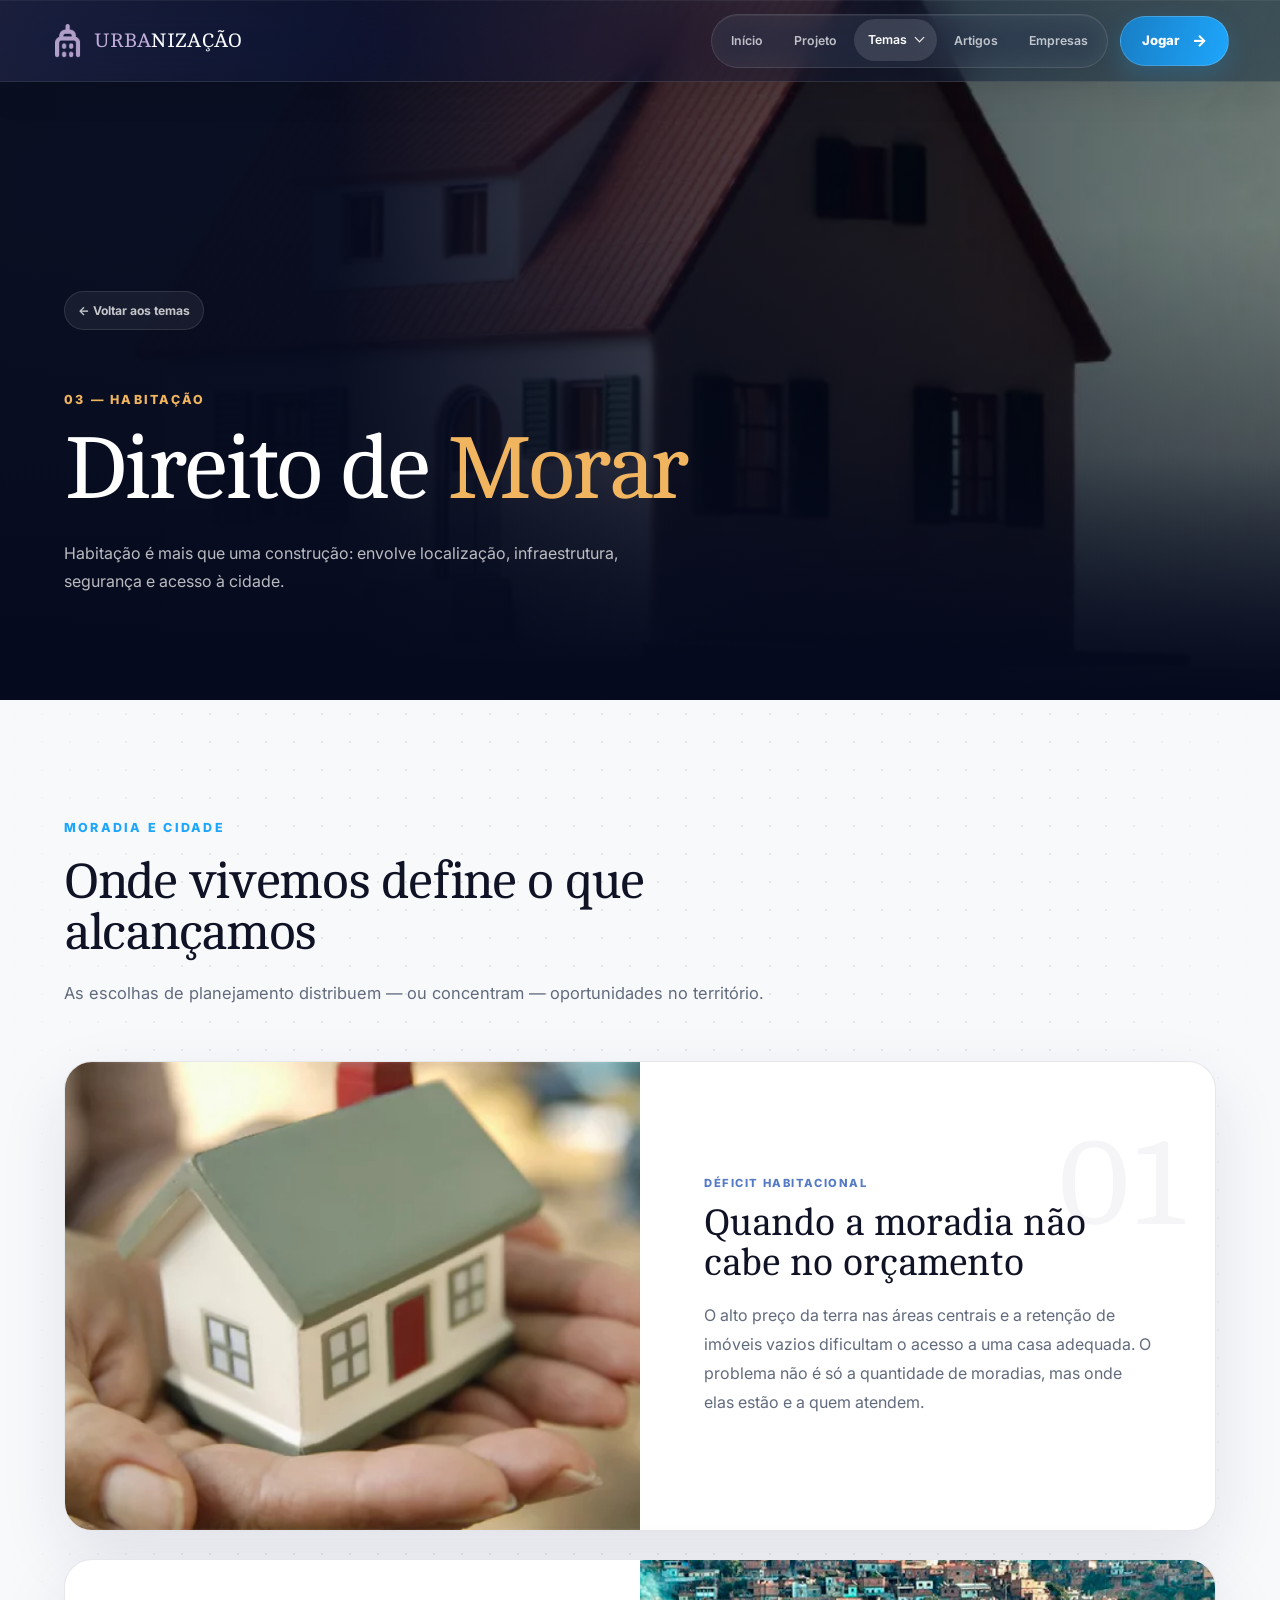
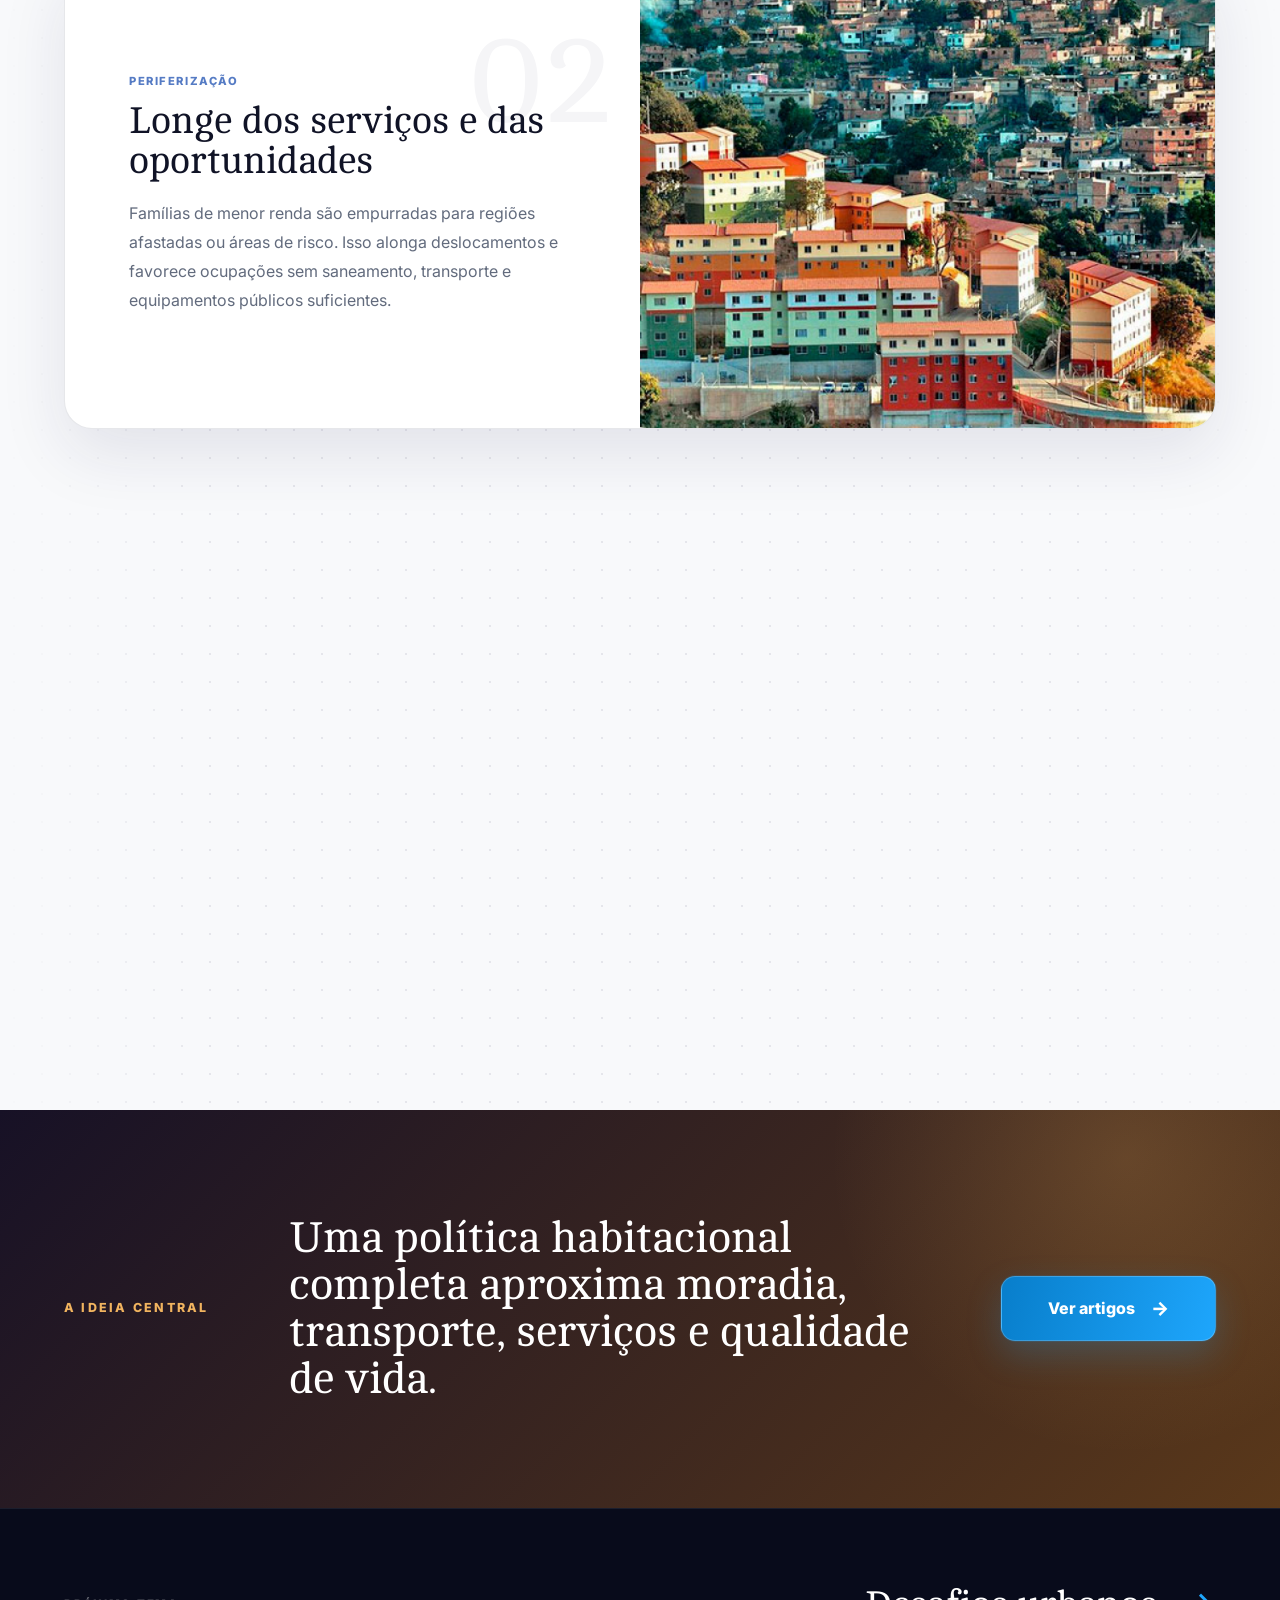
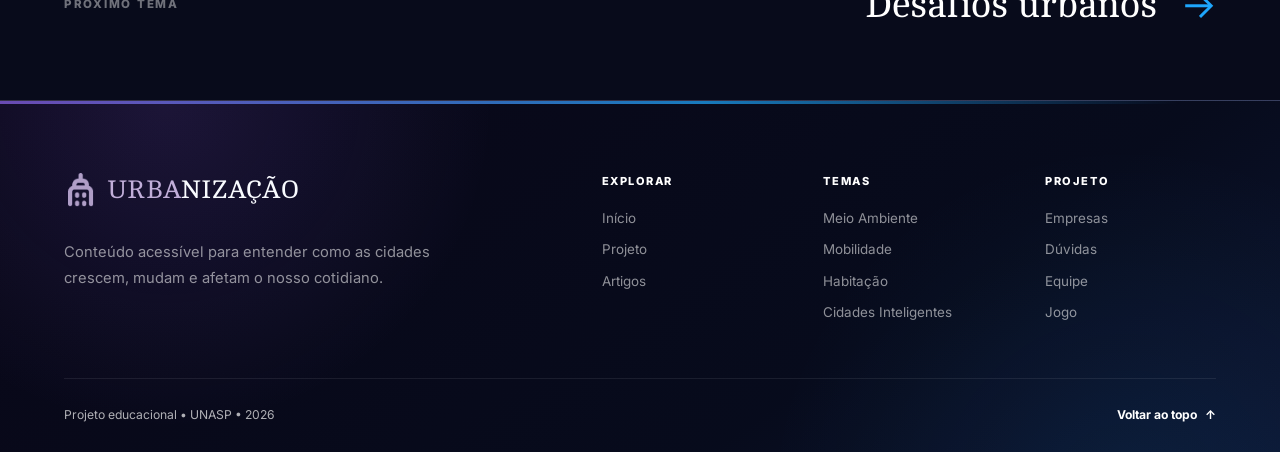
<file: habitacao.html>
<!doctype html>
<html lang="pt-BR">
<head>
  <meta charset="UTF-8">
  <meta name="viewport" content="width=device-width, initial-scale=1.0">
  <meta name="theme-color" content="#050a1e">
  <meta name="description" content="Habitação, déficit habitacional, periferização, especulação imobiliária e gentrificação.">
  <title>Habitação — Urbanização</title>
  <link rel="preconnect" href="https://fonts.googleapis.com">
  <link rel="preconnect" href="https://fonts.gstatic.com" crossorigin>
  <link href="https://fonts.googleapis.com/css2?family=Cambo&family=Inter:wght@400;500;600;700;800&family=Kdam+Thmor+Pro&family=Kelly+Slab&display=swap" rel="stylesheet">
  <link rel="stylesheet" href="styles.css">
  <script src="script.js" defer></script>
</head>
<body class="inner-page" data-page="housing">
  <a class="skip-link" href="#conteudo">Pular para o conteúdo</a>
  <header class="site-header">
    <div class="header-inner">
      <a class="brand" href="index.html" aria-label="Urbanização — início"><span class="brand-icon"><img src="assets/brand-city.png" alt=""></span><span><span>URBA</span>NIZAÇÃO</span></a>
      <button class="menu-toggle" type="button" aria-expanded="false" aria-controls="site-nav"><span></span><span></span><span></span><span class="sr-only">Abrir menu</span></button>
      <nav class="site-nav" id="site-nav" aria-label="Navegação principal">
        <div class="nav-links">
          <a data-nav="home" href="index.html">Início</a><a data-nav="project" href="index.html#projeto">Projeto</a>
          <div class="topics-nav">
            <button class="topics-toggle active" type="button" aria-expanded="false" aria-controls="topics-menu">Temas <span class="dropdown-chevron" aria-hidden="true"></span></button>
            <div class="topics-menu" id="topics-menu">
              <div class="topics-menu-head"><strong>Explore por tema</strong><span>Quatro caminhos para entender a vida urbana.</span></div>
              <a href="meio-ambiente.html"><span class="nav-topic-icon nav-topic-green"><img src="assets/theme-leaf.png" alt=""></span><span><strong>Meio Ambiente</strong><small>Ecologia e infraestrutura verde</small></span></a>
              <a href="mobilidade.html"><span class="nav-topic-icon nav-topic-blue"><img src="assets/theme-bus.png" alt=""></span><span><strong>Mobilidade</strong><small>Transporte e conexões urbanas</small></span></a>
              <a aria-current="page" href="habitacao.html"><span class="nav-topic-icon nav-topic-orange"><img src="assets/theme-house.png" alt=""></span><span><strong>Habitação</strong><small>Moradia e direito à cidade</small></span></a>
              <a href="cidades-inteligentes.html"><span class="nav-topic-icon nav-topic-purple"><img src="assets/brand-city.png" alt=""></span><span><strong>Desafios urbanos</strong><small>Problemas que pedem cidades inteligentes</small></span></a>
            </div>
          </div>
          <a data-nav="articles" href="index.html#artigos">Artigos</a><a data-nav="companies" href="index.html#empresas">Empresas</a>
        </div>
        <a class="nav-game" data-nav="game" href="jogo.html">Jogar <span aria-hidden="true">→</span></a>
      </nav>
    </div>
  </header>

  <main id="conteudo">
    <section class="topic-hero topic-orange" aria-labelledby="page-title">
      <div class="topic-hero-image"><img src="assets/pages/housing-hero.png" alt="Casa em um bairro urbano"></div>
      <div class="topic-hero-shade" aria-hidden="true"></div>
      <div class="container topic-hero-content reveal">
        <a class="back-link" href="index.html#temas">← Voltar aos temas</a>
        <p class="section-number">03 — HABITAÇÃO</p>
        <h1 id="page-title">Direito de <span>Morar</span></h1>
        <p>Habitação é mais que uma construção: envolve localização, infraestrutura, segurança e acesso à cidade.</p>
      </div>
    </section>

    <section class="story-section section-light">
      <div class="container">
        <div class="section-heading reveal"><p class="section-number">MORADIA E CIDADE</p><h2>Onde vivemos define o que alcançamos</h2><p>As escolhas de planejamento distribuem — ou concentram — oportunidades no território.</p></div>
        <div class="story-list">
          <article class="story-row reveal">
            <div class="story-media"><img src="assets/pages/housing-home.png" alt="Mãos segurando a miniatura de uma casa"></div>
            <div class="story-copy"><span>01</span><p class="story-kicker">DÉFICIT HABITACIONAL</p><h3>Quando a moradia não cabe no orçamento</h3><p>O alto preço da terra nas áreas centrais e a retenção de imóveis vazios dificultam o acesso a uma casa adequada. O problema não é só a quantidade de moradias, mas onde elas estão e a quem atendem.</p></div>
          </article>
          <article class="story-row story-row-reverse reveal">
            <div class="story-media"><img src="assets/pages/housing-density.png" alt="Ocupação residencial densa"></div>
            <div class="story-copy"><span>02</span><p class="story-kicker">PERIFERIZAÇÃO</p><h3>Longe dos serviços e das oportunidades</h3><p>Famílias de menor renda são empurradas para regiões afastadas ou áreas de risco. Isso alonga deslocamentos e favorece ocupações sem saneamento, transporte e equipamentos públicos suficientes.</p></div>
          </article>
          <article class="story-row reveal">
            <div class="story-media"><img src="assets/pages/housing-gentrification.png" alt="Edifícios residenciais modernos"></div>
            <div class="story-copy"><span>03</span><p class="story-kicker">GENTRIFICAÇÃO</p><h3>O bairro melhora, mas quem fica?</h3><p>Novos investimentos podem elevar aluguéis e custos cotidianos. Sem políticas de proteção, moradores antigos acabam deslocados justamente quando a região recebe melhorias.</p></div>
          </article>
        </div>
      </div>
    </section>

    <section class="topic-summary topic-summary-orange">
      <div class="container summary-grid reveal"><p class="section-number">A IDEIA CENTRAL</p><blockquote>Uma política habitacional completa aproxima moradia, transporte, serviços e qualidade de vida.</blockquote><a class="primary-button" href="index.html#artigos">Ver artigos <span aria-hidden="true">→</span></a></div>
    </section>

    <nav class="topic-next" aria-label="Próximo tema"><div class="container"><span>Próximo tema</span><a href="cidades-inteligentes.html">Desafios urbanos <strong aria-hidden="true">→</strong></a></div></nav>
  </main>
  <footer class="site-footer">
      <div class="container footer-main">
        <div class="footer-identity">
          <a class="brand footer-brand" href="index.html" aria-label="Urbanização — início">
            <span class="brand-icon"><img src="assets/brand-city.png" alt=""></span>
            <span><span>URBA</span>NIZAÇÃO</span>
          </a>
          <p>Conteúdo acessível para entender como as cidades crescem, mudam e afetam o nosso cotidiano.</p>
        </div>
        <nav class="footer-navigation" aria-label="Navegação do rodapé">
          <div><strong>Explorar</strong><a href="index.html">Início</a><a href="index.html#projeto">Projeto</a><a href="index.html#artigos">Artigos</a></div>
          <div><strong>Temas</strong><a href="meio-ambiente.html">Meio Ambiente</a><a href="mobilidade.html">Mobilidade</a><a href="habitacao.html">Habitação</a><a href="cidades-inteligentes.html">Cidades Inteligentes</a></div>
          <div><strong>Projeto</strong><a href="index.html#empresas">Empresas</a><a href="index.html#duvidas">Dúvidas</a><a href="index.html#equipe">Equipe</a><a href="jogo.html">Jogo</a></div>
        </nav>
      </div>
      <div class="container footer-bottom"><p>Projeto educacional • UNASP • 2026</p><a href="#conteudo">Voltar ao topo <span aria-hidden="true">↑</span></a></div>
    </footer>
</body>
</html>
</file>
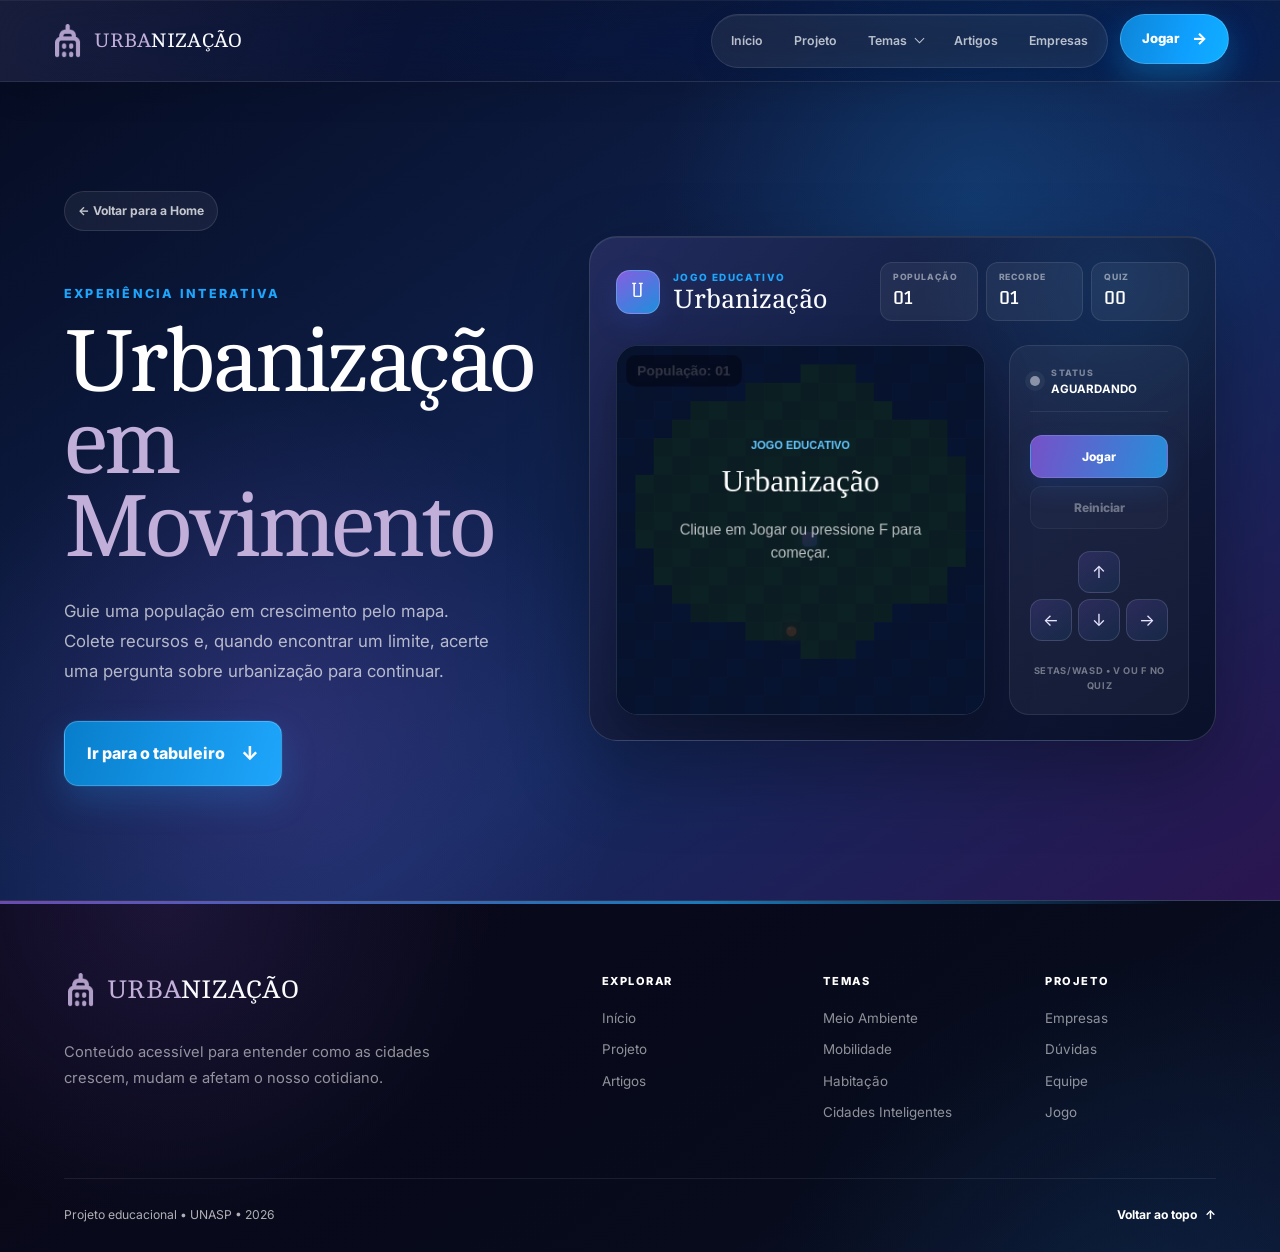
<file: jogo.html>
<!doctype html>
<html lang="pt-BR">
<head>
  <meta charset="UTF-8">
  <meta name="viewport" content="width=device-width, initial-scale=1.0">
  <meta name="theme-color" content="#050a1e">
  <meta name="description" content="Jogo educativo de urbanização com movimento, crescimento populacional e quiz.">
  <title>Urbanização em Movimento — Jogo educativo</title>
  <link rel="preconnect" href="https://fonts.googleapis.com">
  <link rel="preconnect" href="https://fonts.gstatic.com" crossorigin>
  <link href="https://fonts.googleapis.com/css2?family=Cambo&family=Inter:wght@400;500;600;700;800&family=Kdam+Thmor+Pro&family=Kelly+Slab&display=swap" rel="stylesheet">
  <link rel="stylesheet" href="styles.css">
  <script src="script.js" defer></script>
  <script src="game.js" defer></script>
</head>
<body class="inner-page" data-page="game">
  <a class="skip-link" href="#conteudo">Pular para o conteúdo</a>
  <header class="site-header">
    <div class="header-inner">
      <a class="brand" href="index.html" aria-label="Urbanização — início"><span class="brand-icon"><img src="assets/brand-city.png" alt=""></span><span><span>URBA</span>NIZAÇÃO</span></a>
      <button class="menu-toggle" type="button" aria-expanded="false" aria-controls="site-nav"><span></span><span></span><span></span><span class="sr-only">Abrir menu</span></button>
      <nav class="site-nav" id="site-nav" aria-label="Navegação principal">
        <div class="nav-links">
          <a data-nav="home" href="index.html">Início</a><a data-nav="project" href="index.html#projeto">Projeto</a>
          <div class="topics-nav">
            <button class="topics-toggle" type="button" aria-expanded="false" aria-controls="topics-menu">Temas <span class="dropdown-chevron" aria-hidden="true"></span></button>
            <div class="topics-menu" id="topics-menu">
              <div class="topics-menu-head"><strong>Explore por tema</strong><span>Quatro caminhos para entender a vida urbana.</span></div>
              <a href="meio-ambiente.html"><span class="nav-topic-icon nav-topic-green"><img src="assets/theme-leaf.png" alt=""></span><span><strong>Meio Ambiente</strong><small>Ecologia e infraestrutura verde</small></span></a>
              <a href="mobilidade.html"><span class="nav-topic-icon nav-topic-blue"><img src="assets/theme-bus.png" alt=""></span><span><strong>Mobilidade</strong><small>Transporte e conexões urbanas</small></span></a>
              <a href="habitacao.html"><span class="nav-topic-icon nav-topic-orange"><img src="assets/theme-house.png" alt=""></span><span><strong>Habitação</strong><small>Moradia e direito à cidade</small></span></a>
              <a href="cidades-inteligentes.html"><span class="nav-topic-icon nav-topic-purple"><img src="assets/brand-city.png" alt=""></span><span><strong>Desafios urbanos</strong><small>Problemas que pedem cidades inteligentes</small></span></a>
            </div>
          </div>
          <a data-nav="articles" href="index.html#artigos">Artigos</a><a data-nav="companies" href="index.html#empresas">Empresas</a>
        </div>
        <a class="nav-game active" data-nav="game" href="jogo.html" aria-current="page">Jogar <span aria-hidden="true">→</span></a>
      </nav>
    </div>
  </header>

  <main id="conteudo">
    <section class="game-page-hero" aria-labelledby="game-page-title">
      <div class="container game-page-grid">
        <div class="game-page-copy reveal">
          <a class="back-link" href="index.html#jogo">← Voltar para a Home</a>
          <p class="section-number">EXPERIÊNCIA INTERATIVA</p>
          <h1 id="game-page-title">Urbanização <span>em Movimento</span></h1>
          <p>Guie uma população em crescimento pelo mapa. Colete recursos e, quando encontrar um limite, acerte uma pergunta sobre urbanização para continuar.</p>
          <a class="primary-button" href="#partida">Ir para o tabuleiro <span aria-hidden="true">↓</span></a>
        </div>
        <div class="game-page-preview reveal" id="partida">
          <div class="urban-game" data-urban-game tabindex="0" role="region" aria-labelledby="urban-game-title">
            <div class="urban-game-head">
              <div class="urban-game-title">
                <span class="urban-game-mark" aria-hidden="true">U</span>
                <div><p>JOGO EDUCATIVO</p><h2 id="urban-game-title">Urbanização</h2></div>
              </div>
              <div class="urban-game-stats" aria-label="Placar da partida">
                <div><span>População</span><strong data-urban-population>01</strong></div>
                <div><span>Recorde</span><strong data-urban-best>01</strong></div>
                <div><span>Quiz</span><strong data-urban-correct>00</strong></div>
              </div>
            </div>

            <div class="urban-game-layout">
              <div class="urban-game-board">
                <canvas id="urban-game-canvas" width="400" height="400" aria-label="Tabuleiro do jogo Urbanização">Seu navegador não oferece suporte ao canvas.</canvas>
              </div>

              <div class="urban-game-panel">
                <div class="urban-game-status">
                  <i aria-hidden="true"></i>
                  <span><small>STATUS</small><strong data-urban-status>Aguardando</strong></span>
                </div>
                <div class="urban-game-actions">
                  <button class="urban-game-primary" type="button" data-urban-start>Jogar</button>
                  <button class="urban-game-secondary" type="button" data-urban-reset disabled>Reiniciar</button>
                </div>
                <div class="urban-game-dpad" aria-label="Controles de direção">
                  <button class="urban-up" type="button" data-urban-direction="up" aria-label="Mover para cima"><span aria-hidden="true">↑</span></button>
                  <button class="urban-left" type="button" data-urban-direction="left" aria-label="Mover para a esquerda"><span aria-hidden="true">←</span></button>
                  <button class="urban-down" type="button" data-urban-direction="down" aria-label="Mover para baixo"><span aria-hidden="true">↓</span></button>
                  <button class="urban-right" type="button" data-urban-direction="right" aria-label="Mover para a direita"><span aria-hidden="true">→</span></button>
                </div>
                <div class="urban-game-quiz-actions" data-urban-quiz-actions hidden>
                  <p>Escolha uma resposta</p>
                  <div><button type="button" data-urban-answer="true">Verdadeiro</button><button type="button" data-urban-answer="false">Falso</button></div>
                </div>
                <p class="urban-game-hint">Setas/WASD • V ou F no quiz</p>
              </div>
            </div>
            <p class="sr-only" data-urban-live aria-live="polite"></p>
          </div>
        </div>
      </div>
    </section>
  </main>

  <footer class="site-footer">
      <div class="container footer-main">
        <div class="footer-identity">
          <a class="brand footer-brand" href="index.html" aria-label="Urbanização — início">
            <span class="brand-icon"><img src="assets/brand-city.png" alt=""></span>
            <span><span>URBA</span>NIZAÇÃO</span>
          </a>
          <p>Conteúdo acessível para entender como as cidades crescem, mudam e afetam o nosso cotidiano.</p>
        </div>
        <nav class="footer-navigation" aria-label="Navegação do rodapé">
          <div><strong>Explorar</strong><a href="index.html">Início</a><a href="index.html#projeto">Projeto</a><a href="index.html#artigos">Artigos</a></div>
          <div><strong>Temas</strong><a href="meio-ambiente.html">Meio Ambiente</a><a href="mobilidade.html">Mobilidade</a><a href="habitacao.html">Habitação</a><a href="cidades-inteligentes.html">Cidades Inteligentes</a></div>
          <div><strong>Projeto</strong><a href="index.html#empresas">Empresas</a><a href="index.html#duvidas">Dúvidas</a><a href="index.html#equipe">Equipe</a><a href="jogo.html">Jogo</a></div>
        </nav>
      </div>
      <div class="container footer-bottom"><p>Projeto educacional • UNASP • 2026</p><a href="#conteudo">Voltar ao topo <span aria-hidden="true">↑</span></a></div>
    </footer>
</body>
</html>
</file>
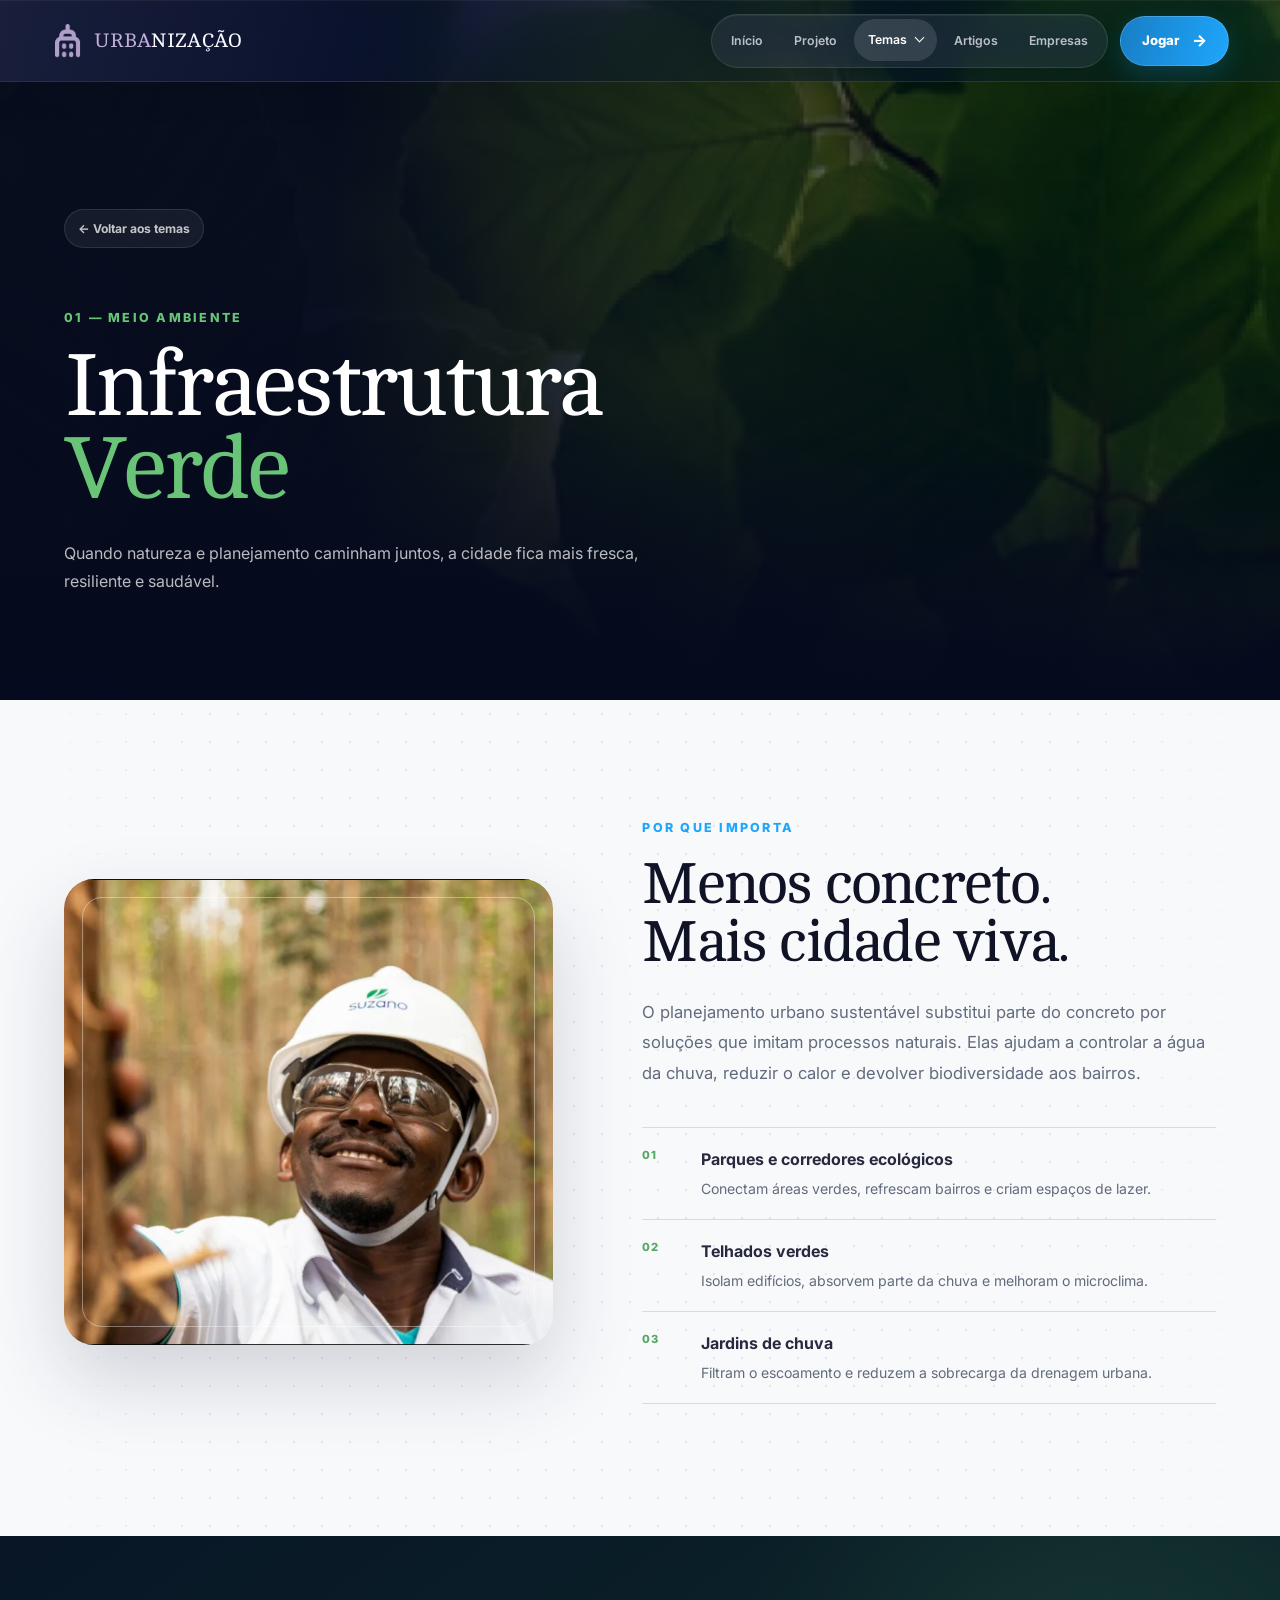
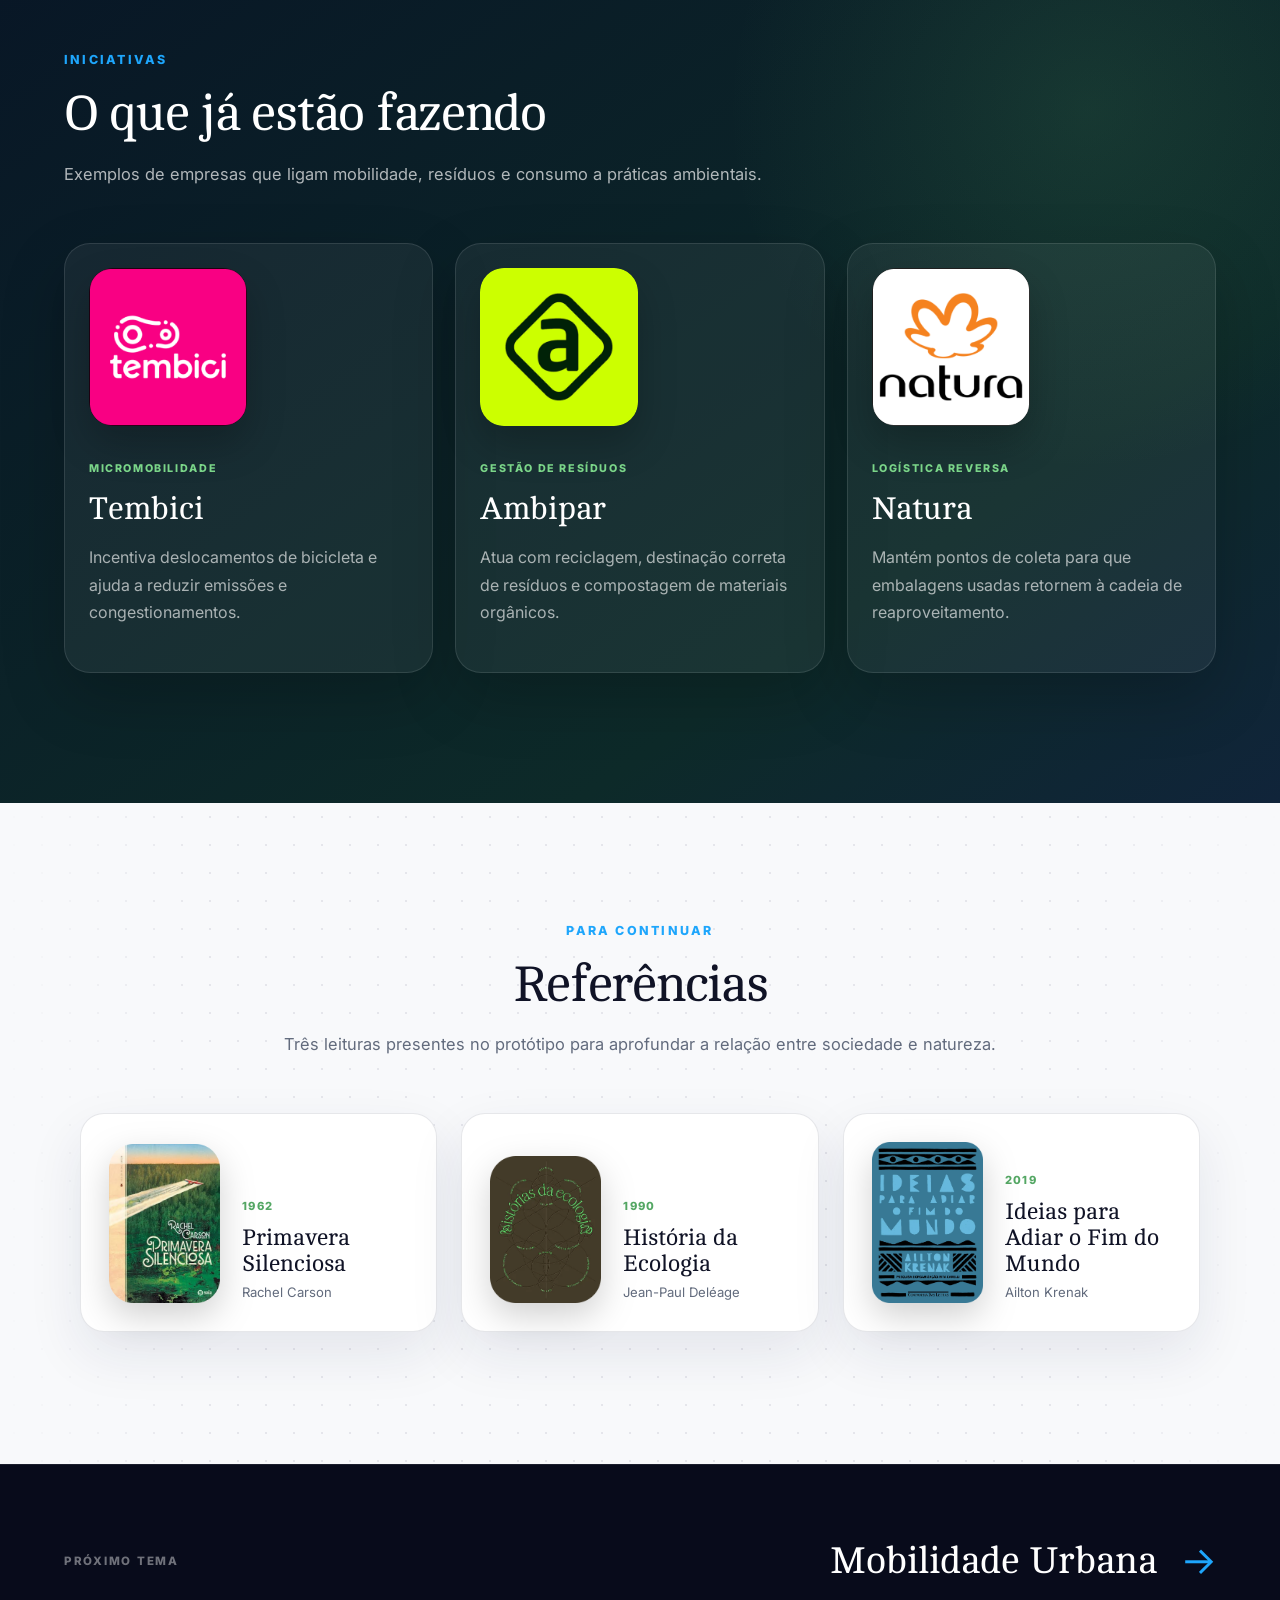
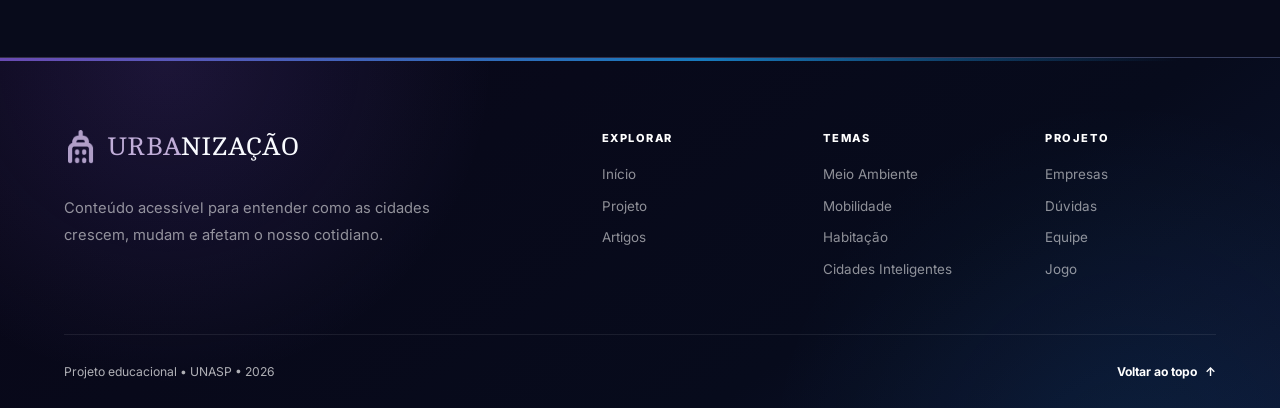
<file: meio-ambiente.html>
<!doctype html>
<html lang="pt-BR">
<head>
  <meta charset="UTF-8">
  <meta name="viewport" content="width=device-width, initial-scale=1.0">
  <meta name="theme-color" content="#050a1e">
  <meta name="description" content="Infraestrutura verde, ecologia urbana e iniciativas ambientais nas cidades.">
  <title>Meio Ambiente — Urbanização</title>
  <link rel="preconnect" href="https://fonts.googleapis.com">
  <link rel="preconnect" href="https://fonts.gstatic.com" crossorigin>
  <link href="https://fonts.googleapis.com/css2?family=Cambo&family=Inter:wght@400;500;600;700;800&family=Kdam+Thmor+Pro&family=Kelly+Slab&display=swap" rel="stylesheet">
  <link rel="stylesheet" href="styles.css">
  <script src="script.js" defer></script>
</head>
<body class="inner-page" data-page="environment">
  <a class="skip-link" href="#conteudo">Pular para o conteúdo</a>

  <header class="site-header">
    <div class="header-inner">
      <a class="brand" href="index.html" aria-label="Urbanização — início">
        <span class="brand-icon"><img src="assets/brand-city.png" alt=""></span>
        <span><span>URBA</span>NIZAÇÃO</span>
      </a>
      <button class="menu-toggle" type="button" aria-expanded="false" aria-controls="site-nav">
        <span></span><span></span><span></span><span class="sr-only">Abrir menu</span>
      </button>
      <nav class="site-nav" id="site-nav" aria-label="Navegação principal">
        <div class="nav-links">
          <a data-nav="home" href="index.html">Início</a>
          <a data-nav="project" href="index.html#projeto">Projeto</a>
          <div class="topics-nav">
            <button class="topics-toggle active" type="button" aria-expanded="false" aria-controls="topics-menu">Temas <span class="dropdown-chevron" aria-hidden="true"></span></button>
            <div class="topics-menu" id="topics-menu">
              <div class="topics-menu-head"><strong>Explore por tema</strong><span>Quatro caminhos para entender a vida urbana.</span></div>
              <a aria-current="page" href="meio-ambiente.html"><span class="nav-topic-icon nav-topic-green"><img src="assets/theme-leaf.png" alt=""></span><span><strong>Meio Ambiente</strong><small>Ecologia e infraestrutura verde</small></span></a>
              <a href="mobilidade.html"><span class="nav-topic-icon nav-topic-blue"><img src="assets/theme-bus.png" alt=""></span><span><strong>Mobilidade</strong><small>Transporte e conexões urbanas</small></span></a>
              <a href="habitacao.html"><span class="nav-topic-icon nav-topic-orange"><img src="assets/theme-house.png" alt=""></span><span><strong>Habitação</strong><small>Moradia e direito à cidade</small></span></a>
              <a href="cidades-inteligentes.html"><span class="nav-topic-icon nav-topic-purple"><img src="assets/brand-city.png" alt=""></span><span><strong>Desafios urbanos</strong><small>Problemas que pedem cidades inteligentes</small></span></a>
            </div>
          </div>
          <a data-nav="articles" href="index.html#artigos">Artigos</a>
          <a data-nav="companies" href="index.html#empresas">Empresas</a>
        </div>
        <a class="nav-game" data-nav="game" href="jogo.html">Jogar <span aria-hidden="true">→</span></a>
      </nav>
    </div>
  </header>

  <main id="conteudo">
    <section class="topic-hero topic-green" aria-labelledby="page-title">
      <div class="topic-hero-image"><img src="assets/pages/environment-hero.png" alt="Vegetação e infraestrutura verde em uma cidade"></div>
      <div class="topic-hero-shade" aria-hidden="true"></div>
      <div class="container topic-hero-content reveal">
        <a class="back-link" href="index.html#temas">← Voltar aos temas</a>
        <p class="section-number">01 — MEIO AMBIENTE</p>
        <h1 id="page-title">Infraestrutura <span>Verde</span></h1>
        <p>Quando natureza e planejamento caminham juntos, a cidade fica mais fresca, resiliente e saudável.</p>
      </div>
    </section>

    <section class="topic-intro section-light">
      <div class="container intro-grid">
        <div class="intro-media reveal"><img src="assets/pages/environment-engineer.png" alt="Profissional analisando um projeto de infraestrutura verde"></div>
        <div class="intro-copy reveal">
          <p class="section-number">POR QUE IMPORTA</p>
          <h2>Menos concreto.<br>Mais cidade viva.</h2>
          <p>O planejamento urbano sustentável substitui parte do concreto por soluções que imitam processos naturais. Elas ajudam a controlar a água da chuva, reduzir o calor e devolver biodiversidade aos bairros.</p>
          <div class="practice-list">
            <article><span>01</span><div><h3>Parques e corredores ecológicos</h3><p>Conectam áreas verdes, refrescam bairros e criam espaços de lazer.</p></div></article>
            <article><span>02</span><div><h3>Telhados verdes</h3><p>Isolam edifícios, absorvem parte da chuva e melhoram o microclima.</p></div></article>
            <article><span>03</span><div><h3>Jardins de chuva</h3><p>Filtram o escoamento e reduzem a sobrecarga da drenagem urbana.</p></div></article>
          </div>
        </div>
      </div>
    </section>

    <section class="initiative-section">
      <div class="container">
        <div class="section-heading inverse reveal">
          <p class="section-number">INICIATIVAS</p>
          <h2>O que já estão fazendo</h2>
          <p>Exemplos de empresas que ligam mobilidade, resíduos e consumo a práticas ambientais.</p>
        </div>
        <div class="initiative-grid">
          <article class="initiative-card reveal"><div class="initiative-logo"><img src="assets/pages/company-tembici.png" alt="Tembici"></div><span>MICROMOBILIDADE</span><h3>Tembici</h3><p>Incentiva deslocamentos de bicicleta e ajuda a reduzir emissões e congestionamentos.</p></article>
          <article class="initiative-card reveal"><div class="initiative-logo"><img src="assets/pages/company-ambipar.png" alt="Ambipar"></div><span>GESTÃO DE RESÍDUOS</span><h3>Ambipar</h3><p>Atua com reciclagem, destinação correta de resíduos e compostagem de materiais orgânicos.</p></article>
          <article class="initiative-card reveal"><div class="initiative-logo"><img src="assets/pages/company-natura.png" alt="Natura"></div><span>LOGÍSTICA REVERSA</span><h3>Natura</h3><p>Mantém pontos de coleta para que embalagens usadas retornem à cadeia de reaproveitamento.</p></article>
        </div>
      </div>
    </section>

    <section class="references section-light">
      <div class="container">
        <div class="section-heading centered reveal"><p class="section-number">PARA CONTINUAR</p><h2>Referências</h2><p>Três leituras presentes no protótipo para aprofundar a relação entre sociedade e natureza.</p></div>
        <div class="book-grid">
          <article class="book-card reveal"><img src="assets/pages/book-silent-spring.png" alt="Capa de Primavera Silenciosa"><div><span>1962</span><h3>Primavera Silenciosa</h3><p>Rachel Carson</p></div></article>
          <article class="book-card reveal"><img src="assets/pages/book-ecology.png" alt="Capa de História da Ecologia"><div><span>1990</span><h3>História da Ecologia</h3><p>Jean-Paul Deléage</p></div></article>
          <article class="book-card reveal"><img src="assets/pages/book-krenak.png" alt="Capa de Ideias para Adiar o Fim do Mundo"><div><span>2019</span><h3>Ideias para Adiar o Fim do Mundo</h3><p>Ailton Krenak</p></div></article>
        </div>
      </div>
    </section>

    <nav class="topic-next" aria-label="Próximo tema">
      <div class="container"><span>Próximo tema</span><a href="mobilidade.html">Mobilidade Urbana <strong aria-hidden="true">→</strong></a></div>
    </nav>
  </main>

  <footer class="site-footer">
      <div class="container footer-main">
        <div class="footer-identity">
          <a class="brand footer-brand" href="index.html" aria-label="Urbanização — início">
            <span class="brand-icon"><img src="assets/brand-city.png" alt=""></span>
            <span><span>URBA</span>NIZAÇÃO</span>
          </a>
          <p>Conteúdo acessível para entender como as cidades crescem, mudam e afetam o nosso cotidiano.</p>
        </div>
        <nav class="footer-navigation" aria-label="Navegação do rodapé">
          <div><strong>Explorar</strong><a href="index.html">Início</a><a href="index.html#projeto">Projeto</a><a href="index.html#artigos">Artigos</a></div>
          <div><strong>Temas</strong><a href="meio-ambiente.html">Meio Ambiente</a><a href="mobilidade.html">Mobilidade</a><a href="habitacao.html">Habitação</a><a href="cidades-inteligentes.html">Cidades Inteligentes</a></div>
          <div><strong>Projeto</strong><a href="index.html#empresas">Empresas</a><a href="index.html#duvidas">Dúvidas</a><a href="index.html#equipe">Equipe</a><a href="jogo.html">Jogo</a></div>
        </nav>
      </div>
      <div class="container footer-bottom"><p>Projeto educacional • UNASP • 2026</p><a href="#conteudo">Voltar ao topo <span aria-hidden="true">↑</span></a></div>
    </footer>
</body>
</html>
</file>
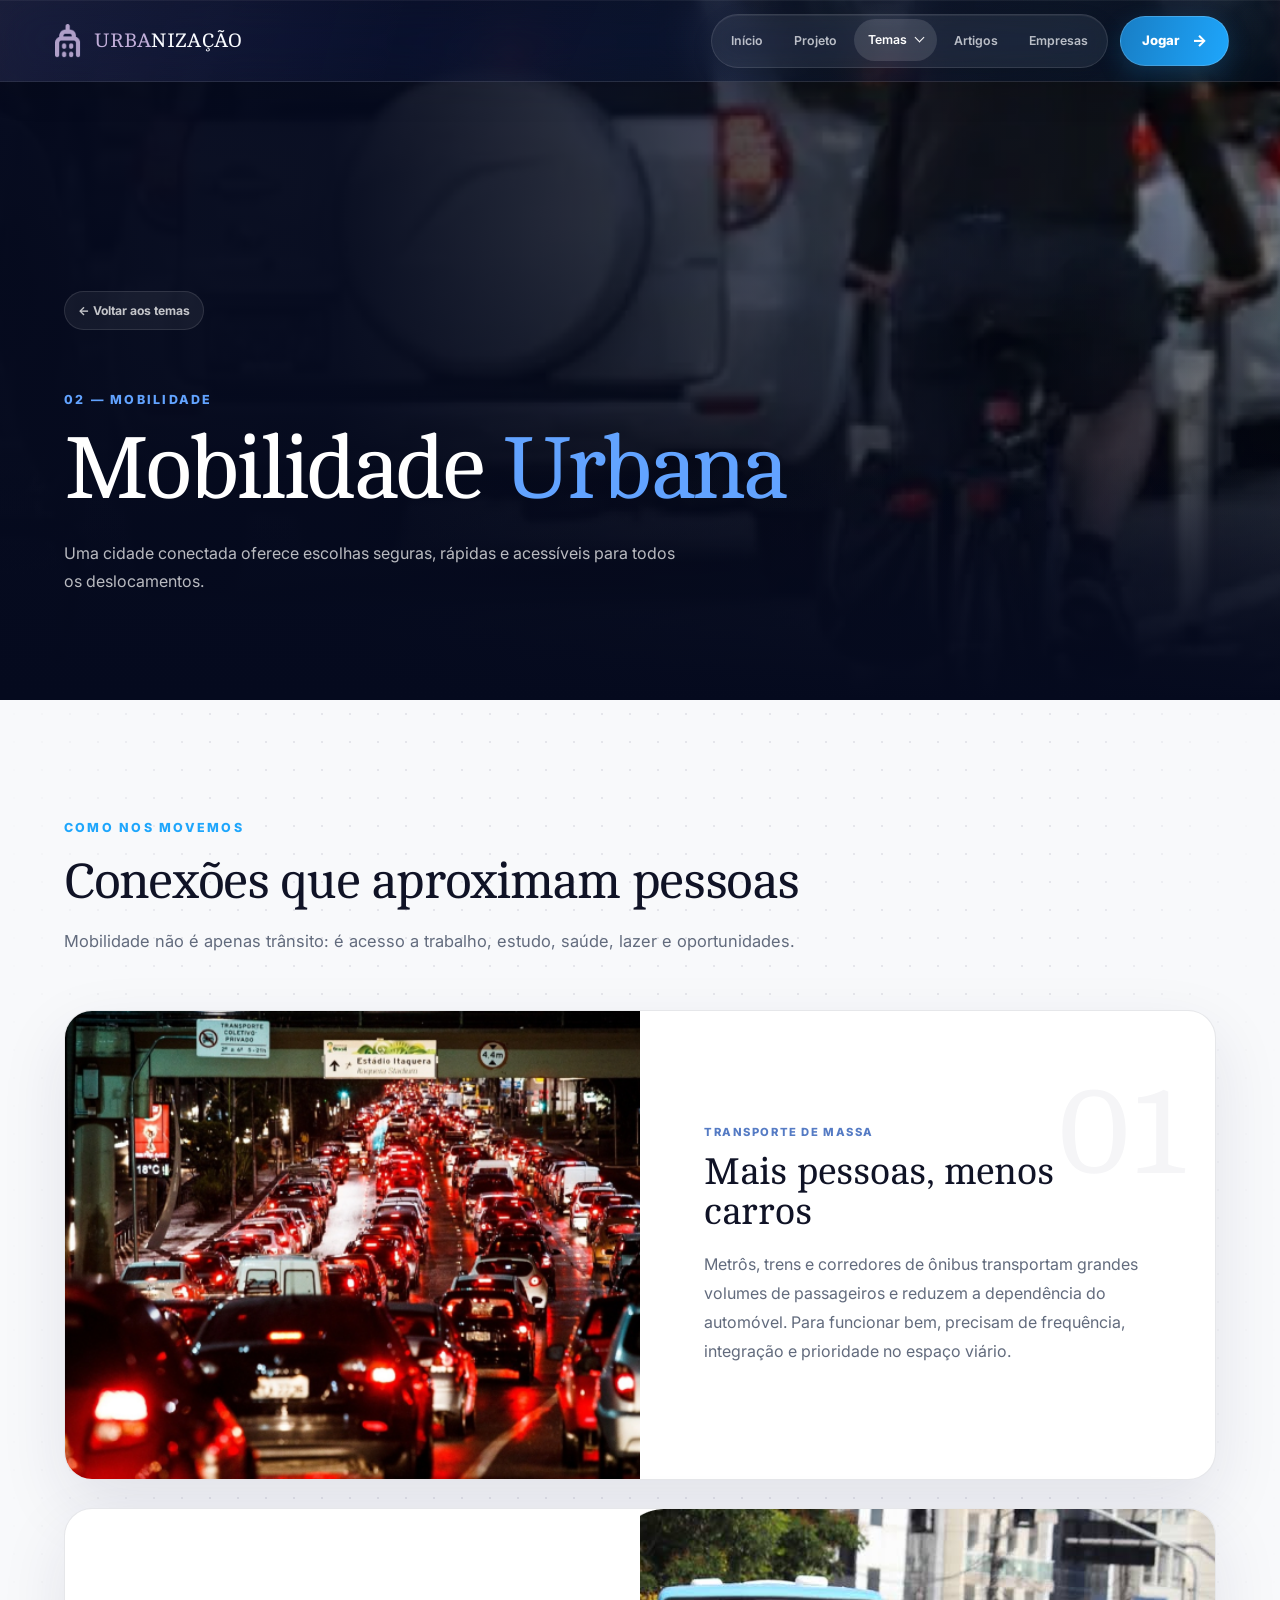
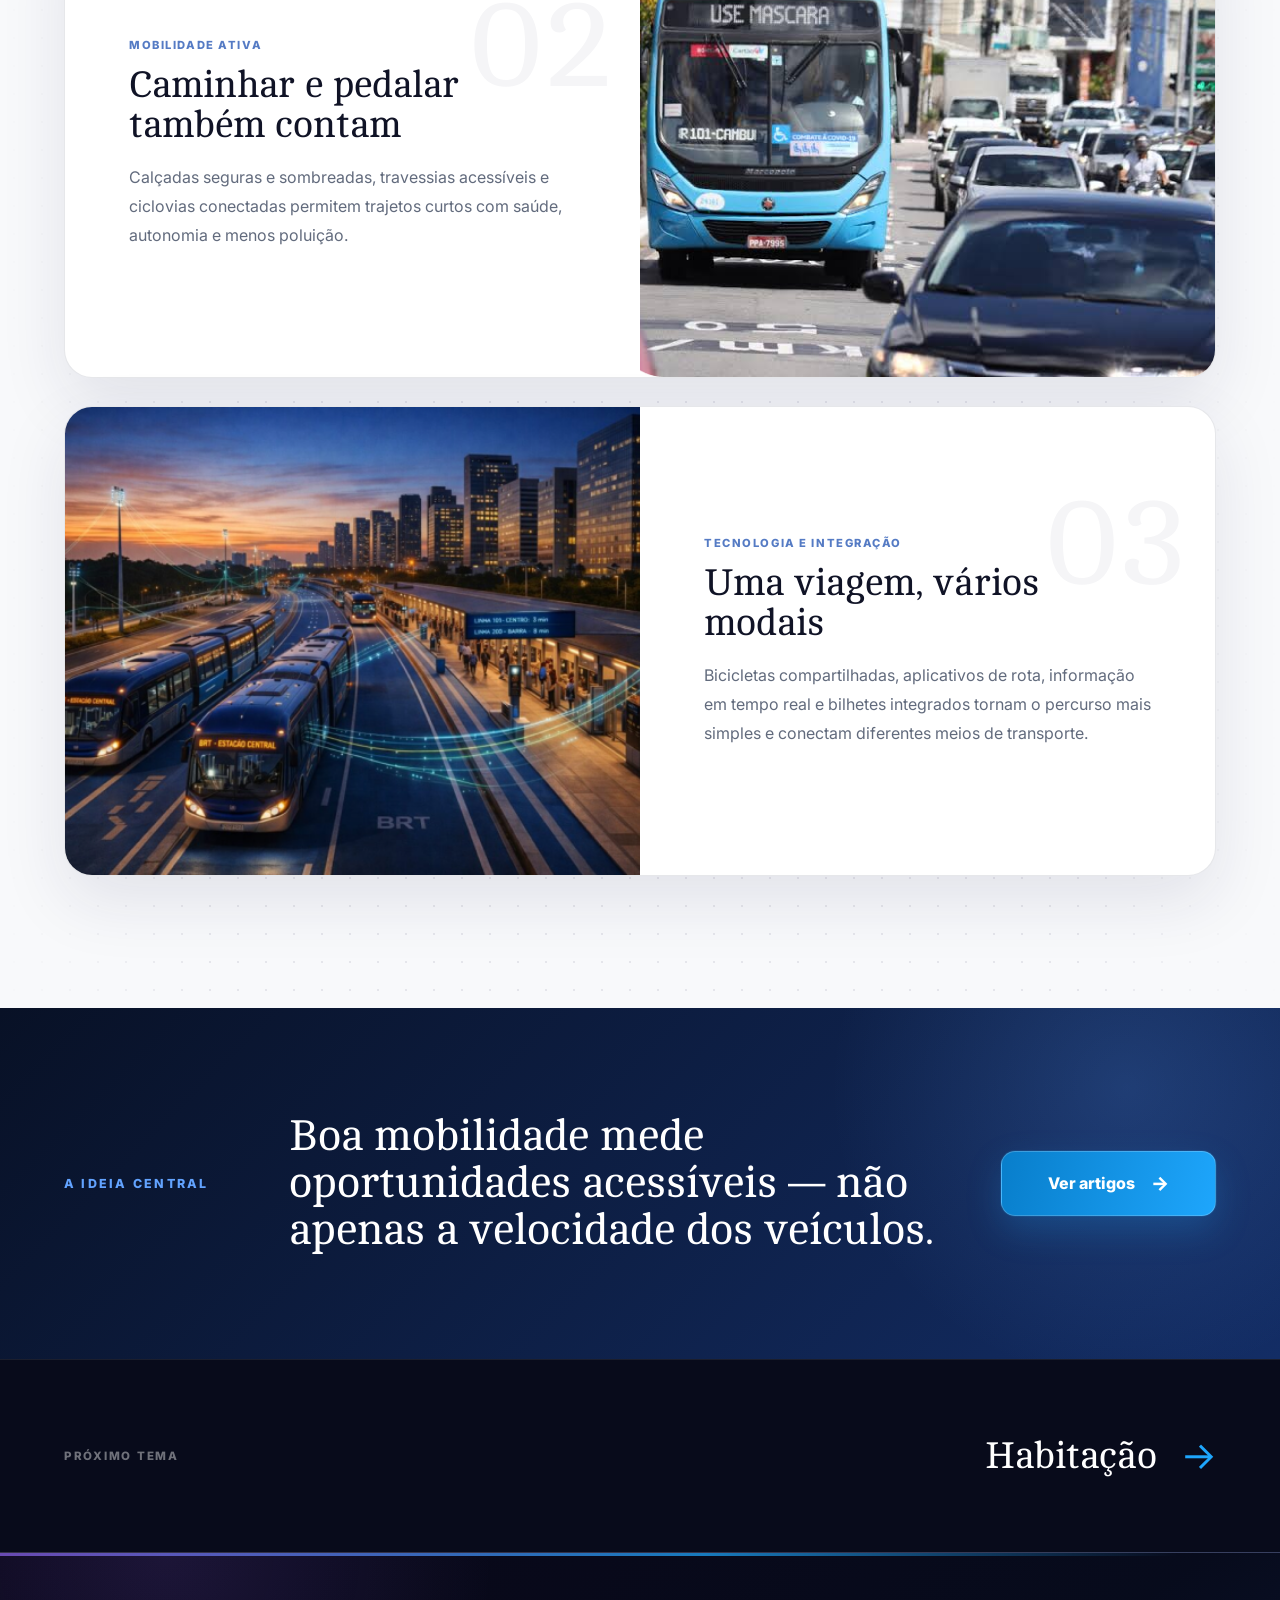
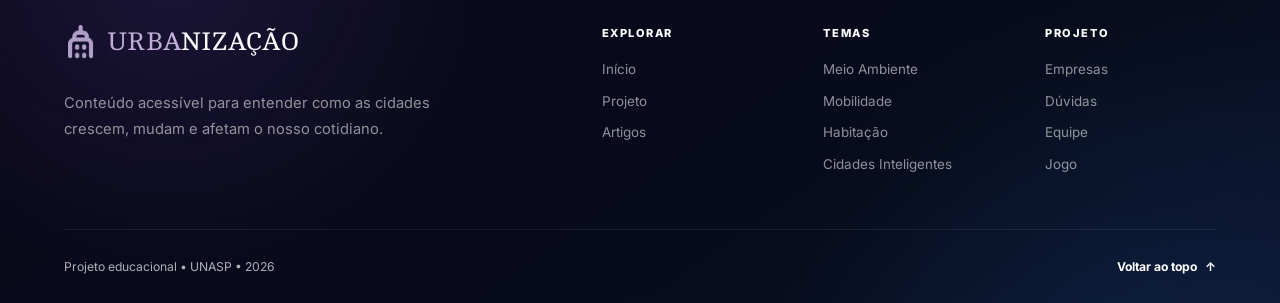
<file: mobilidade.html>
<!doctype html>
<html lang="pt-BR">
<head>
  <meta charset="UTF-8">
  <meta name="viewport" content="width=device-width, initial-scale=1.0">
  <meta name="theme-color" content="#050a1e">
  <meta name="description" content="Mobilidade urbana, transporte público, mobilidade ativa e micromobilidade.">
  <title>Mobilidade Urbana — Urbanização</title>
  <link rel="preconnect" href="https://fonts.googleapis.com">
  <link rel="preconnect" href="https://fonts.gstatic.com" crossorigin>
  <link href="https://fonts.googleapis.com/css2?family=Cambo&family=Inter:wght@400;500;600;700;800&family=Kdam+Thmor+Pro&family=Kelly+Slab&display=swap" rel="stylesheet">
  <link rel="stylesheet" href="styles.css">
  <script src="script.js" defer></script>
</head>
<body class="inner-page" data-page="mobility">
  <a class="skip-link" href="#conteudo">Pular para o conteúdo</a>
  <header class="site-header">
    <div class="header-inner">
      <a class="brand" href="index.html" aria-label="Urbanização — início"><span class="brand-icon"><img src="assets/brand-city.png" alt=""></span><span><span>URBA</span>NIZAÇÃO</span></a>
      <button class="menu-toggle" type="button" aria-expanded="false" aria-controls="site-nav"><span></span><span></span><span></span><span class="sr-only">Abrir menu</span></button>
      <nav class="site-nav" id="site-nav" aria-label="Navegação principal">
        <div class="nav-links">
          <a data-nav="home" href="index.html">Início</a>
          <a data-nav="project" href="index.html#projeto">Projeto</a>
          <div class="topics-nav">
            <button class="topics-toggle active" type="button" aria-expanded="false" aria-controls="topics-menu">Temas <span class="dropdown-chevron" aria-hidden="true"></span></button>
            <div class="topics-menu" id="topics-menu">
              <div class="topics-menu-head"><strong>Explore por tema</strong><span>Quatro caminhos para entender a vida urbana.</span></div>
              <a href="meio-ambiente.html"><span class="nav-topic-icon nav-topic-green"><img src="assets/theme-leaf.png" alt=""></span><span><strong>Meio Ambiente</strong><small>Ecologia e infraestrutura verde</small></span></a>
              <a aria-current="page" href="mobilidade.html"><span class="nav-topic-icon nav-topic-blue"><img src="assets/theme-bus.png" alt=""></span><span><strong>Mobilidade</strong><small>Transporte e conexões urbanas</small></span></a>
              <a href="habitacao.html"><span class="nav-topic-icon nav-topic-orange"><img src="assets/theme-house.png" alt=""></span><span><strong>Habitação</strong><small>Moradia e direito à cidade</small></span></a>
              <a href="cidades-inteligentes.html"><span class="nav-topic-icon nav-topic-purple"><img src="assets/brand-city.png" alt=""></span><span><strong>Desafios urbanos</strong><small>Problemas que pedem cidades inteligentes</small></span></a>
            </div>
          </div>
          <a data-nav="articles" href="index.html#artigos">Artigos</a>
          <a data-nav="companies" href="index.html#empresas">Empresas</a>
        </div>
        <a class="nav-game" data-nav="game" href="jogo.html">Jogar <span aria-hidden="true">→</span></a>
      </nav>
    </div>
  </header>

  <main id="conteudo">
    <section class="topic-hero topic-blue" aria-labelledby="page-title">
      <div class="topic-hero-image"><img src="assets/pages/mobility-hero.png" alt="Ciclistas e veículos em uma avenida urbana"></div>
      <div class="topic-hero-shade" aria-hidden="true"></div>
      <div class="container topic-hero-content reveal">
        <a class="back-link" href="index.html#temas">← Voltar aos temas</a>
        <p class="section-number">02 — MOBILIDADE</p>
        <h1 id="page-title">Mobilidade <span>Urbana</span></h1>
        <p>Uma cidade conectada oferece escolhas seguras, rápidas e acessíveis para todos os deslocamentos.</p>
      </div>
    </section>

    <section class="story-section section-light">
      <div class="container">
        <div class="section-heading reveal"><p class="section-number">COMO NOS MOVEMOS</p><h2>Conexões que aproximam pessoas</h2><p>Mobilidade não é apenas trânsito: é acesso a trabalho, estudo, saúde, lazer e oportunidades.</p></div>
        <div class="story-list">
          <article class="story-row reveal">
            <div class="story-media"><img src="assets/pages/mobility-traffic.png" alt="Congestionamento em uma avenida"></div>
            <div class="story-copy"><span>01</span><p class="story-kicker">TRANSPORTE DE MASSA</p><h3>Mais pessoas, menos carros</h3><p>Metrôs, trens e corredores de ônibus transportam grandes volumes de passageiros e reduzem a dependência do automóvel. Para funcionar bem, precisam de frequência, integração e prioridade no espaço viário.</p></div>
          </article>
          <article class="story-row story-row-reverse reveal">
            <div class="story-media"><img src="assets/pages/mobility-transit.png" alt="Ônibus circulando no trânsito urbano"></div>
            <div class="story-copy"><span>02</span><p class="story-kicker">MOBILIDADE ATIVA</p><h3>Caminhar e pedalar também contam</h3><p>Calçadas seguras e sombreadas, travessias acessíveis e ciclovias conectadas permitem trajetos curtos com saúde, autonomia e menos poluição.</p></div>
          </article>
          <article class="story-row reveal">
            <div class="story-media"><img src="assets/pages/mobility-brt.png" alt="Sistema de ônibus de alta capacidade"></div>
            <div class="story-copy"><span>03</span><p class="story-kicker">TECNOLOGIA E INTEGRAÇÃO</p><h3>Uma viagem, vários modais</h3><p>Bicicletas compartilhadas, aplicativos de rota, informação em tempo real e bilhetes integrados tornam o percurso mais simples e conectam diferentes meios de transporte.</p></div>
          </article>
        </div>
      </div>
    </section>

    <section class="topic-summary topic-summary-blue">
      <div class="container summary-grid reveal">
        <p class="section-number">A IDEIA CENTRAL</p>
        <blockquote>Boa mobilidade mede oportunidades acessíveis — não apenas a velocidade dos veículos.</blockquote>
        <a class="primary-button" href="index.html#artigos">Ver artigos <span aria-hidden="true">→</span></a>
      </div>
    </section>

    <nav class="topic-next" aria-label="Próximo tema"><div class="container"><span>Próximo tema</span><a href="habitacao.html">Habitação <strong aria-hidden="true">→</strong></a></div></nav>
  </main>
  <footer class="site-footer">
      <div class="container footer-main">
        <div class="footer-identity">
          <a class="brand footer-brand" href="index.html" aria-label="Urbanização — início">
            <span class="brand-icon"><img src="assets/brand-city.png" alt=""></span>
            <span><span>URBA</span>NIZAÇÃO</span>
          </a>
          <p>Conteúdo acessível para entender como as cidades crescem, mudam e afetam o nosso cotidiano.</p>
        </div>
        <nav class="footer-navigation" aria-label="Navegação do rodapé">
          <div><strong>Explorar</strong><a href="index.html">Início</a><a href="index.html#projeto">Projeto</a><a href="index.html#artigos">Artigos</a></div>
          <div><strong>Temas</strong><a href="meio-ambiente.html">Meio Ambiente</a><a href="mobilidade.html">Mobilidade</a><a href="habitacao.html">Habitação</a><a href="cidades-inteligentes.html">Cidades Inteligentes</a></div>
          <div><strong>Projeto</strong><a href="index.html#empresas">Empresas</a><a href="index.html#duvidas">Dúvidas</a><a href="index.html#equipe">Equipe</a><a href="jogo.html">Jogo</a></div>
        </nav>
      </div>
      <div class="container footer-bottom"><p>Projeto educacional • UNASP • 2026</p><a href="#conteudo">Voltar ao topo <span aria-hidden="true">↑</span></a></div>
    </footer>
</body>
</html>
</file>
<file: styles.css>
:root {
  --ink: #050a1e;
  --navy: #0f1932;
  --navy-soft: #151f3c;
  --purple-deep: #251541;
  --purple: #7b47d4;
  --purple-bright: #8b62e8;
  --lavender: #c1aed9;
  --blue: #1ea6fc;
  --paper: #f8f9fb;
  --text: #101326;
  --muted: #626b7d;
  --white: #f9fbff;
  --border: rgba(255, 255, 255, 0.13);
  --container: min(86vw, 1480px);
  --header-height: 82px;
  --serif: "Cambo", Georgia, serif;
  --sans: "Inter", system-ui, -apple-system, BlinkMacSystemFont, "Segoe UI", sans-serif;
  --display: "Kelly Slab", var(--serif);
  --ease: cubic-bezier(.2, .8, .2, 1);
}

* {
  box-sizing: border-box;
}

html {
  background: var(--ink);
  scroll-behavior: smooth;
  scroll-padding-top: var(--header-height);
  overflow-x: hidden;
  overflow-x: clip;
}

main section[id],
.game-page-preview[id] {
  scroll-margin-top: calc(var(--header-height) + 18px);
}

body {
  margin: 0;
  color: var(--text);
  background: var(--paper);
  font-family: var(--sans);
  font-size: 16px;
  line-height: 1.6;
  overflow-x: hidden;
  text-rendering: optimizeLegibility;
  -webkit-font-smoothing: antialiased;
  animation: pageEnter .38s ease both;
}

body.page-leaving {
  opacity: 0;
  transition: opacity .2s ease;
}

@view-transition {
  navigation: auto;
}

::view-transition-old(root) {
  animation: pageLeave .24s ease both;
}

::view-transition-new(root) {
  animation: pageEnter .48s var(--ease) both;
}

::view-transition-group(site-header) {
  animation-duration: .38s;
}

body.menu-open {
  overflow: hidden;
}

img {
  display: block;
  max-width: 100%;
}

a {
  color: inherit;
  text-decoration: none;
}

button,
a {
  -webkit-tap-highlight-color: transparent;
}

button {
  font: inherit;
}

.container {
  width: var(--container);
  margin-inline: auto;
}

.sr-only {
  position: absolute;
  width: 1px;
  height: 1px;
  padding: 0;
  margin: -1px;
  overflow: hidden;
  clip: rect(0, 0, 0, 0);
  white-space: nowrap;
  border: 0;
}

.skip-link {
  position: fixed;
  z-index: 9999;
  top: 12px;
  left: 12px;
  padding: 10px 16px;
  color: var(--ink);
  background: #fff;
  border-radius: 8px;
  transform: translateY(-150%);
  transition: transform .2s ease;
}

.skip-link:focus {
  transform: translateY(0);
}

:focus-visible {
  outline: 3px solid var(--blue);
  outline-offset: 4px;
}

/* Header */

.site-header {
  position: fixed;
  z-index: 1000;
  inset: 0 0 auto;
  height: var(--header-height);
  isolation: isolate;
  color: var(--white);
  background: linear-gradient(115deg, rgba(17, 24, 55, .6), rgba(5, 10, 30, .38));
  border-bottom: 1px solid rgba(255, 255, 255, .12);
  box-shadow: inset 0 1px 0 rgba(255, 255, 255, .055), 0 10px 34px rgba(0, 0, 0, .1);
  backdrop-filter: blur(24px) saturate(155%);
  -webkit-backdrop-filter: blur(24px) saturate(155%);
  view-transition-name: site-header;
  transition: background .42s var(--ease), border-color .42s ease, box-shadow .42s ease;
}

.site-header::before {
  content: "";
  position: absolute;
  z-index: -1;
  inset: 0;
  background: linear-gradient(105deg, rgba(193, 174, 217, .07), transparent 32%, rgba(30, 166, 252, .045));
  pointer-events: none;
}

.site-header.scrolled {
  background: linear-gradient(115deg, rgba(16, 22, 51, .82), rgba(5, 10, 30, .7));
  border-color: rgba(255, 255, 255, .15);
  box-shadow: inset 0 1px 0 rgba(255, 255, 255, .07), 0 16px 45px rgba(0, 0, 0, .24);
}

.header-inner {
  width: min(92vw, 1540px);
  height: 100%;
  margin-inline: auto;
  display: flex;
  align-items: center;
  justify-content: space-between;
  gap: 28px;
  transition: width .4s var(--ease);
}

.brand {
  display: inline-flex;
  align-items: center;
  gap: 9px;
  flex: none;
  color: var(--white);
  font-family: var(--serif);
  font-size: clamp(1.25rem, 1.55vw, 1.65rem);
  line-height: 1;
  letter-spacing: .015em;
}

.brand > span:last-child > span {
  color: var(--lavender);
}

.brand-icon {
  display: grid;
  width: 34px;
  height: 34px;
  place-items: center;
}

.brand-icon img {
  width: 100%;
  height: 100%;
  object-fit: contain;
}

.site-nav {
  display: flex;
  align-items: center;
  justify-content: flex-end;
  gap: 12px;
}

.nav-links {
  display: flex;
  align-items: center;
  gap: 3px;
  padding: 5px;
  background: rgba(255, 255, 255, .065);
  border: 1px solid rgba(255, 255, 255, .11);
  border-radius: 999px;
  box-shadow: inset 0 1px 0 rgba(255, 255, 255, .06), 0 8px 24px rgba(0, 0, 0, .08);
  backdrop-filter: blur(14px);
  -webkit-backdrop-filter: blur(14px);
}

.nav-links > a,
.topics-toggle {
  position: relative;
  min-height: 42px;
  padding: 0 17px;
  display: inline-flex;
  align-items: center;
  justify-content: center;
  color: rgba(249, 251, 255, .72);
  background: transparent;
  border: 0;
  border-radius: 999px;
  font-family: var(--sans);
  font-size: .82rem;
  font-weight: 600;
  white-space: nowrap;
  cursor: pointer;
  transition: color .22s ease, background .3s var(--ease), transform .3s var(--ease);
}

.nav-links > a:hover,
.nav-links > a.active,
.topics-toggle:hover,
.topics-toggle.active,
.topics-nav.open .topics-toggle {
  color: #fff;
  background: rgba(255, 255, 255, .12);
  transform: translateY(-1px);
}

.topics-nav {
  position: relative;
}

.topics-toggle {
  gap: 9px;
}

.dropdown-chevron {
  width: 7px;
  height: 7px;
  border-right: 1.5px solid currentColor;
  border-bottom: 1.5px solid currentColor;
  transform: translateY(-2px) rotate(45deg);
  transition: transform .22s ease;
}

.topics-nav.open .dropdown-chevron {
  transform: translateY(2px) rotate(225deg);
}

.topics-menu {
  position: absolute;
  top: calc(100% + 15px);
  left: 50%;
  width: min(620px, 74vw);
  padding: 14px;
  display: grid;
  grid-template-columns: repeat(2, minmax(0, 1fr));
  gap: 7px;
  color: var(--white);
  background: linear-gradient(145deg, rgba(20, 28, 61, .88), rgba(7, 12, 31, .82));
  border: 1px solid rgba(255, 255, 255, .15);
  border-radius: 22px;
  box-shadow: inset 0 1px 0 rgba(255, 255, 255, .065), 0 30px 75px rgba(0, 0, 0, .42);
  backdrop-filter: blur(24px) saturate(145%);
  -webkit-backdrop-filter: blur(24px) saturate(145%);
  opacity: 0;
  visibility: hidden;
  pointer-events: none;
  transform: translate(-50%, -11px) scale(.975);
  transform-origin: 50% 0;
  transition: opacity .22s ease, visibility .22s ease, transform .32s var(--ease);
}

.topics-nav.open .topics-menu {
  opacity: 1;
  visibility: visible;
  pointer-events: auto;
  transform: translate(-50%, 0) scale(1);
}

.topics-menu-head {
  grid-column: 1 / -1;
  padding: 8px 10px 13px;
  border-bottom: 1px solid rgba(255, 255, 255, .08);
}

.topics-menu-head strong,
.topics-menu-head span {
  display: block;
}

.topics-menu-head strong {
  font-size: .78rem;
  letter-spacing: .08em;
  text-transform: uppercase;
}

.topics-menu-head span {
  margin-top: 2px;
  color: rgba(255, 255, 255, .48);
  font-size: .75rem;
}

.topics-menu > a {
  padding: 11px;
  display: grid;
  grid-template-columns: 42px 1fr;
  gap: 11px;
  align-items: center;
  border-radius: 15px;
  transition: background .2s ease, transform .2s ease;
}

.topics-menu > a:hover,
.topics-menu > a:focus-visible,
.topics-menu > a[aria-current="page"] {
  background: rgba(255, 255, 255, .065);
  transform: translateY(-1px);
}

.topics-menu > a > span:last-child,
.topics-menu strong,
.topics-menu small {
  min-width: 0;
  display: block;
}

.topics-menu strong {
  color: #fff;
  font-size: .82rem;
  line-height: 1.3;
}

.topics-menu small {
  margin-top: 2px;
  overflow: hidden;
  color: rgba(255, 255, 255, .48);
  font-size: .69rem;
  line-height: 1.35;
  text-overflow: ellipsis;
  white-space: nowrap;
}

.nav-topic-icon {
  width: 42px;
  height: 42px;
  display: grid;
  place-items: center;
  background: rgba(255, 255, 255, .07);
  border: 1px solid rgba(255, 255, 255, .08);
  border-radius: 12px;
}

.nav-topic-icon img {
  width: 25px;
  height: 25px;
  object-fit: contain;
}

.nav-topic-green { background: rgba(84, 167, 100, .12); }
.nav-topic-blue { background: rgba(69, 118, 212, .14); }
.nav-topic-orange { background: rgba(226, 159, 72, .14); }
.nav-topic-purple { background: rgba(143, 104, 207, .16); }

.nav-game {
  min-height: 50px;
  padding: 0 21px;
  display: inline-flex;
  align-items: center;
  justify-content: center;
  gap: 12px;
  color: #fff;
  background: linear-gradient(105deg, #187ec5, var(--blue));
  border: 1px solid rgba(255, 255, 255, .18);
  border-radius: 999px;
  box-shadow: 0 9px 26px rgba(30, 166, 252, .2);
  font-size: .82rem;
  font-weight: 800;
  transition: transform .32s var(--ease), box-shadow .32s ease, filter .32s ease;
}

.nav-game:hover,
.nav-game.active {
  transform: translateY(-2px);
  box-shadow: 0 13px 32px rgba(30, 166, 252, .3);
  filter: saturate(1.13) brightness(1.04);
}

.nav-game span {
  font-size: 1rem;
}

.menu-toggle {
  display: none;
  width: 46px;
  height: 46px;
  padding: 11px;
  color: #fff;
  background: rgba(255, 255, 255, .06);
  border: 1px solid rgba(255, 255, 255, .12);
  border-radius: 12px;
  cursor: pointer;
}

.menu-toggle > span:not(.sr-only) {
  display: block;
  width: 100%;
  height: 2px;
  margin: 5px 0;
  background: currentColor;
  border-radius: 99px;
  transition: transform .25s ease, opacity .2s ease;
}

.menu-open .menu-toggle > span:nth-child(1) {
  transform: translateY(7px) rotate(45deg);
}

.menu-open .menu-toggle > span:nth-child(2) {
  opacity: 0;
}

.menu-open .menu-toggle > span:nth-child(3) {
  transform: translateY(-7px) rotate(-45deg);
}

/* Hero */

.hero {
  position: relative;
  min-height: 100svh;
  isolation: isolate;
  display: grid;
  align-items: center;
  overflow: hidden;
  color: #fff;
  background: var(--ink);
}

.hero::after {
  content: "";
  position: absolute;
  z-index: -1;
  inset: auto 0 0;
  height: 30%;
  background: linear-gradient(0deg, var(--ink), transparent);
  pointer-events: none;
}

.hero-photo {
  position: absolute;
  z-index: -4;
  inset: 0 0 0 43%;
  overflow: hidden;
}

.hero-photo::before {
  content: "";
  position: absolute;
  z-index: 1;
  inset: 0;
  background: linear-gradient(90deg, var(--ink) 0%, rgba(5, 10, 30, .75) 16%, transparent 55%);
}

.hero-photo img {
  width: 100%;
  height: 100%;
  object-fit: cover;
  object-position: 50% 46%;
  filter: saturate(1.08) contrast(1.04);
  transform: scale(1.025);
  animation: cityDrift 16s ease-in-out infinite alternate;
}

.hero-overlay {
  position: absolute;
  z-index: -3;
  inset: 0;
  background:
    radial-gradient(circle at 77% 45%, rgba(74, 79, 255, .12), transparent 29%),
    linear-gradient(90deg, var(--ink) 0 46%, rgba(5, 10, 30, .45) 68%, rgba(33, 58, 158, .15));
}

.hero-globe {
  position: absolute;
  z-index: -2;
  left: max(-4vw, -60px);
  top: 50%;
  width: min(45vw, 770px);
  opacity: .11;
  transform: translateY(-47%);
  filter: saturate(.8) brightness(1.4);
  pointer-events: none;
}

.hero-content {
  position: relative;
  padding-top: calc(var(--header-height) + 74px);
  padding-bottom: 120px;
}

.hero-content > * {
  max-width: min(46vw, 760px);
}

.eyebrow,
.section-number {
  margin: 0 0 20px;
  color: var(--blue);
  font-size: .78rem;
  font-weight: 800;
  line-height: 1.3;
  letter-spacing: .18em;
}

.hero h1 {
  margin: 0;
  font-family: var(--serif);
  font-size: clamp(3.1rem, 4.8vw, 6.2rem);
  font-weight: 400;
  line-height: .98;
  letter-spacing: -.035em;
  text-wrap: balance;
}

.hero h1 span {
  color: var(--lavender);
  text-shadow: 0 0 44px rgba(193, 174, 217, .13);
}

.hero-lead {
  margin: 34px 0 0;
  color: #eef2ff;
  font-size: clamp(1rem, 1.15vw, 1.22rem);
  font-weight: 700;
  line-height: 1.55;
}

.hero-copy {
  margin: 16px 0 0;
  color: rgba(229, 234, 250, .72);
  font-size: .98rem;
  line-height: 1.75;
}

.primary-button {
  width: fit-content;
  min-width: 215px;
  margin-top: 34px;
  padding: 16px 22px;
  display: inline-flex;
  align-items: center;
  justify-content: center;
  gap: 16px;
  color: #fff;
  background: linear-gradient(105deg, #087ecb, var(--blue));
  border: 1px solid rgba(255, 255, 255, .2);
  border-radius: 14px;
  box-shadow: 0 14px 35px rgba(30, 166, 252, .22), 0 0 0 1px rgba(30, 166, 252, .12);
  font-weight: 800;
  transition: transform .25s var(--ease), box-shadow .25s ease;
}

.primary-button span {
  font-size: 1.2em;
  transition: transform .25s var(--ease);
}

.primary-button:hover {
  transform: translateY(-3px);
  box-shadow: 0 18px 46px rgba(30, 166, 252, .34), 0 0 0 1px rgba(30, 166, 252, .2);
}

.primary-button:hover span {
  transform: translateX(4px);
}

.scroll-cue {
  position: absolute;
  z-index: 4;
  right: 3.5vw;
  bottom: 42px;
  display: flex;
  align-items: center;
  gap: 12px;
  color: rgba(255, 255, 255, .65);
  font-size: .74rem;
  font-weight: 700;
  letter-spacing: .14em;
  text-transform: uppercase;
}

.scroll-cue i {
  position: relative;
  display: block;
  width: 2px;
  height: 46px;
  overflow: hidden;
  background: rgba(255, 255, 255, .2);
}

.scroll-cue i::after {
  content: "";
  position: absolute;
  inset: -55% 0 auto;
  height: 55%;
  background: var(--blue);
  animation: scrollLine 2s ease-in-out infinite;
}

/* Shared headings */

.section-heading {
  max-width: 760px;
  margin-bottom: 54px;
}

.section-heading.centered {
  margin-inline: auto;
  text-align: center;
}

.section-heading h2,
.section-topline h2,
.game-heading h2 {
  margin: 0;
  font-family: var(--serif);
  font-size: clamp(2.6rem, 4vw, 5.2rem);
  font-weight: 400;
  line-height: 1;
  letter-spacing: -.025em;
}

.section-heading > p:last-child,
.game-heading > p:last-child {
  margin: 20px auto 0;
  color: var(--muted);
  font-size: 1.03rem;
  line-height: 1.75;
}

.section-heading.inverse h2,
.section-heading.inverse > p:last-child {
  color: #fff;
}

.section-heading.inverse > p:last-child {
  opacity: .68;
}

.section-light {
  position: relative;
  background: var(--paper);
}

.section-light::before {
  content: "";
  position: absolute;
  inset: 0;
  pointer-events: none;
  background-image: radial-gradient(rgba(44, 42, 80, .09) .75px, transparent .75px);
  background-size: 28px 28px;
  mask-image: linear-gradient(90deg, transparent, #000 16%, #000 84%, transparent);
}

/* About */

.about {
  position: relative;
  min-height: 820px;
  display: grid;
  align-items: center;
  overflow: hidden;
  isolation: isolate;
  color: #fff;
  background: #263b9e;
}

.about-map {
  position: absolute;
  z-index: -4;
  inset: 0;
}

.about-map::after {
  content: "";
  position: absolute;
  inset: 0;
  background: linear-gradient(90deg, rgba(31, 50, 145, .98) 0 36%, rgba(31, 50, 145, .72) 53%, rgba(5, 10, 30, .08));
}

.about-map img {
  width: 100%;
  height: 100%;
  object-fit: cover;
  object-position: center 48%;
  filter: saturate(.75) contrast(1.05) brightness(.88);
}

.about-shape {
  position: absolute;
  z-index: -2;
  pointer-events: none;
}

.about-shape-one {
  left: -12%;
  bottom: -34%;
  width: 76%;
  height: 84%;
  background: rgba(75, 92, 210, .74);
  clip-path: polygon(0 20%, 62% 0, 100% 55%, 55% 100%, 0 73%);
}

.about-shape-two {
  left: 30%;
  top: -20%;
  width: 56%;
  height: 102%;
  background: rgba(63, 77, 180, .28);
  clip-path: polygon(40% 0, 100% 25%, 80% 100%, 0 70%);
}

.about-grid {
  position: relative;
  display: grid;
  grid-template-columns: minmax(0, .82fr) minmax(420px, 1.18fr);
  gap: 9vw;
  align-items: center;
  padding-block: 125px;
}

.about-copy {
  max-width: 610px;
}

.about-copy h2 {
  margin: 0 0 30px;
  font-family: var(--serif);
  font-size: clamp(3rem, 4vw, 5.3rem);
  font-weight: 400;
  line-height: 1;
}

.about-copy > p:not(.section-number) {
  margin: 0 0 18px;
  color: rgba(255, 255, 255, .86);
  font-size: 1.04rem;
  line-height: 1.86;
}

.about-points {
  margin-top: 36px;
  display: flex;
  flex-wrap: wrap;
  gap: 10px;
}

.about-points span {
  padding: 9px 13px;
  color: #fff;
  background: rgba(255, 255, 255, .09);
  border: 1px solid rgba(255, 255, 255, .16);
  border-radius: 999px;
  font-size: .78rem;
  font-weight: 700;
}

.about-caption {
  align-self: end;
  justify-self: end;
  max-width: 390px;
  margin-bottom: 20px;
  padding: 24px 26px;
  color: #fff;
  background: rgba(5, 10, 30, .48);
  border: 1px solid rgba(255, 255, 255, .15);
  border-radius: 18px;
  backdrop-filter: blur(14px);
}

.about-caption span {
  display: block;
  color: var(--blue);
  font-size: .73rem;
  font-weight: 800;
  letter-spacing: .18em;
}

.about-caption strong {
  display: block;
  margin-top: 4px;
  font-family: var(--display);
  font-size: 1.35rem;
  font-weight: 400;
}

.about-caption p {
  margin: 10px 0 0;
  color: rgba(255, 255, 255, .7);
  font-size: .84rem;
  line-height: 1.65;
}

/* Themes */

.themes {
  padding: 112px 0 128px;
}

.theme-grid {
  display: grid;
  grid-template-columns: repeat(4, minmax(0, 1fr));
  gap: 22px;
}

.theme-card {
  --theme: #54a764;
  --theme-soft: #e7f3e9;
  position: relative;
  min-height: 465px;
  padding: 32px 28px 28px;
  overflow: hidden;
  display: flex;
  flex-direction: column;
  background: #fff;
  border: 1px solid rgba(17, 22, 48, .1);
  border-radius: 24px;
  box-shadow: 0 20px 55px rgba(25, 31, 74, .09);
  transition: transform .35s var(--ease), box-shadow .35s ease, border-color .35s ease;
}

.theme-card::before {
  content: "";
  position: absolute;
  inset: 0 0 auto;
  height: 5px;
  background: var(--theme);
  transform: scaleX(.35);
  transform-origin: left;
  transition: transform .35s var(--ease);
}

.theme-card::after {
  content: "";
  position: absolute;
  inset: 0;
  background: linear-gradient(145deg, transparent 52%, var(--theme-soft));
  opacity: .52;
  pointer-events: none;
}

.theme-card:hover {
  border-color: color-mix(in srgb, var(--theme) 40%, transparent);
  box-shadow: 0 30px 75px rgba(25, 31, 74, .15);
  transform: translateY(-9px);
}

.theme-card:hover::before {
  transform: scaleX(1);
}

.theme-watermark-icon {
  position: absolute;
  z-index: 1;
  right: -58px;
  bottom: -40px;
  width: 255px;
  height: 255px;
  object-fit: contain;
  opacity: .075;
  pointer-events: none;
  transform: rotate(-4deg) scale(1);
  transform-origin: center;
  transition: opacity .38s ease, transform .55s var(--ease);
}

.theme-blue .theme-watermark-icon {
  right: -45px;
  bottom: -32px;
  width: 275px;
  height: 275px;
}

.theme-orange .theme-watermark-icon,
.theme-purple .theme-watermark-icon {
  right: -52px;
  bottom: -45px;
  width: 270px;
  height: 270px;
}

.theme-card:hover .theme-watermark-icon {
  opacity: .115;
  transform: rotate(-7deg) scale(1.07);
}

.theme-blue {
  --theme: #4576d4;
  --theme-soft: #e5ecf9;
}

.theme-orange {
  --theme: #e29f48;
  --theme-soft: #fbf1e4;
}

.theme-purple {
  --theme: #8f68cf;
  --theme-soft: #eee8f8;
}

.theme-icon {
  position: relative;
  z-index: 2;
  width: 72px;
  height: 72px;
  display: grid;
  place-items: center;
  background: var(--theme-soft);
  border-radius: 50%;
}

.theme-icon img {
  width: 42px;
  height: 42px;
  object-fit: contain;
}

.theme-watermark {
  position: relative;
  z-index: 2;
  margin-top: 44px;
  color: var(--theme);
  font-size: .69rem;
  font-weight: 800;
  letter-spacing: .17em;
}

.theme-card h3 {
  position: relative;
  z-index: 2;
  min-height: 2.3em;
  margin: 7px 0 14px;
  color: #25243b;
  font-family: var(--display);
  font-size: clamp(1.55rem, 1.7vw, 2.15rem);
  font-weight: 400;
  line-height: 1.15;
}

.theme-card p {
  position: relative;
  z-index: 2;
  margin: 0 0 26px;
  color: #626576;
  line-height: 1.7;
}

.theme-card a {
  position: relative;
  z-index: 2;
  width: fit-content;
  margin-top: auto;
  padding: 10px 14px;
  display: inline-flex;
  align-items: center;
  gap: 18px;
  color: var(--theme);
  background: var(--theme-soft);
  border-radius: 999px;
  font-family: "Kdam Thmor Pro", var(--sans);
  font-size: .78rem;
  text-transform: uppercase;
  transition: gap .25s var(--ease), transform .25s ease;
}

.theme-card a:hover {
  gap: 25px;
  transform: translateX(2px);
}

/* Articles */

.dark-flow {
  color: #fff;
  background: var(--navy);
}

.articles {
  position: relative;
  padding: 116px 0 126px;
  overflow: hidden;
  isolation: isolate;
}

.articles::before {
  content: "";
  position: absolute;
  z-index: -1;
  inset: -40% -20%;
  background:
    radial-gradient(circle at 25% 45%, rgba(79, 76, 205, .19), transparent 23%),
    radial-gradient(circle at 80% 22%, rgba(30, 166, 252, .09), transparent 22%);
}

.section-topline {
  margin-bottom: 46px;
  display: flex;
  align-items: end;
  justify-content: space-between;
  gap: 24px;
}

.section-topline .section-number {
  margin-bottom: 14px;
}

.carousel-controls {
  display: flex;
  gap: 10px;
}

.carousel-button {
  width: 50px;
  height: 50px;
  color: #fff;
  background: rgba(255, 255, 255, .06);
  border: 1px solid var(--border);
  border-radius: 50%;
  cursor: pointer;
  transition: background .2s ease, transform .2s ease, border-color .2s ease;
}

.carousel-button:hover {
  background: rgba(139, 98, 232, .24);
  border-color: rgba(139, 98, 232, .7);
  transform: translateY(-2px);
}

.carousel-button:disabled {
  opacity: .34;
  cursor: default;
  transform: none;
}

.article-track {
  width: calc(100% + 64px);
  margin: -24px -32px -40px;
  padding: 24px 32px 40px;
  display: grid;
  grid-auto-flow: column;
  grid-auto-columns: calc((100% - 48px) / 3);
  gap: 24px;
  overflow-x: auto;
  overflow-y: hidden;
  overscroll-behavior-inline: contain;
  scroll-snap-type: inline mandatory;
  scroll-padding-inline: 32px;
  scrollbar-width: none;
}

.article-track::-webkit-scrollbar {
  display: none;
}

.article-card {
  position: relative;
  min-width: 0;
  min-height: 455px;
  padding: 34px;
  overflow: hidden;
  display: flex;
  flex-direction: column;
  background: linear-gradient(145deg, rgba(40, 52, 89, .9), rgba(12, 18, 42, .88));
  border: 1px solid rgba(255, 255, 255, .1);
  border-radius: 24px;
  box-shadow: 0 20px 42px rgba(0, 0, 0, .24), inset 0 1px 0 rgba(255, 255, 255, .025);
  scroll-snap-align: start;
  transition: transform .35s var(--ease), border-color .35s ease;
}

.article-card:hover {
  border-color: rgba(139, 98, 232, .6);
  transform: translateY(-6px);
}

.article-index {
  position: absolute;
  right: 22px;
  top: -26px;
  color: rgba(255, 255, 255, .04);
  font-family: var(--serif);
  font-size: 9rem;
  line-height: 1;
}

.article-icon-shell {
  position: relative;
  width: 74px;
  height: 74px;
  display: grid;
  place-items: center;
  color: #d8c9ff;
  background: linear-gradient(145deg, rgba(139, 98, 232, .25), rgba(79, 56, 145, .14));
  border: 1px solid rgba(171, 139, 255, .28);
  border-radius: 22px;
  box-shadow: inset 0 1px 0 rgba(255, 255, 255, .08);
}

.article-icon-shell img {
  width: 42px;
  height: 42px;
  object-fit: contain;
  filter: brightness(0) invert(1);
  opacity: .9;
}

.article-tag {
  margin: 34px 0 9px;
  color: #9c82ed;
  font-size: .72rem;
  font-weight: 800;
  letter-spacing: .15em;
}

.article-card h3 {
  position: relative;
  min-height: 3.24em;
  max-width: 95%;
  margin: 0 0 18px;
  font-family: var(--serif);
  font-size: clamp(1.8rem, 2.2vw, 2.6rem);
  font-weight: 400;
  line-height: 1.08;
}

.article-card > p:not(.article-tag) {
  position: relative;
  margin: 0;
  color: rgba(255, 255, 255, .62);
  line-height: 1.75;
}

.carousel-meta {
  margin-top: 28px;
  display: grid;
  grid-template-columns: minmax(120px, 1fr) auto;
  gap: 20px;
  align-items: center;
  color: rgba(255, 255, 255, .48);
  font-size: .7rem;
  font-weight: 800;
  letter-spacing: .11em;
}

.carousel-line {
  position: relative;
  height: 2px;
  overflow: hidden;
  background: rgba(255, 255, 255, .1);
  border-radius: 999px;
}

.carousel-line i {
  position: absolute;
  inset: 0 auto 0 0;
  width: 60%;
  background: linear-gradient(90deg, var(--purple-bright), var(--blue));
  border-radius: inherit;
  box-shadow: 0 0 14px rgba(30, 166, 252, .28);
  transition: width .28s var(--ease), left .18s linear;
}

/* Companies */

.companies {
  position: relative;
  padding: 112px 0 138px;
  overflow: hidden;
  background: linear-gradient(180deg, var(--navy), var(--purple-deep) 64%);
}

.companies::after {
  content: "";
  position: absolute;
  right: -12vw;
  bottom: 2%;
  width: 48vw;
  aspect-ratio: 1;
  background: radial-gradient(circle, rgba(139, 98, 232, .12), transparent 66%);
  pointer-events: none;
}

.logo-grid {
  max-width: 1210px;
  margin: 0 auto 92px;
  display: grid;
  grid-template-columns: repeat(5, minmax(0, 1fr));
  gap: 18px;
}

.logo-grid > div {
  aspect-ratio: 208 / 186;
  display: grid;
  place-items: center;
  overflow: hidden;
  background: transparent;
  border: 0;
  border-radius: 20px;
  box-shadow: none;
  transition: transform .35s var(--ease), filter .35s ease;
}

.logo-grid > div:hover {
  transform: translateY(-5px);
  filter: brightness(1.025);
}

.logo-grid img {
  width: 100%;
  height: 100%;
  object-fit: contain;
  border-radius: 20px;
  box-shadow: 0 16px 42px rgba(0, 0, 0, .15);
}

.featured-companies {
  position: relative;
  z-index: 2;
  max-width: 1250px;
  margin-inline: auto;
  padding: 48px;
  background: linear-gradient(145deg, #512a95, #7b47d4);
  border: 1px solid rgba(255, 255, 255, .13);
  border-radius: 36px;
  box-shadow: 0 30px 100px rgba(11, 0, 40, .4), 0 0 45px rgba(78, 19, 160, .25);
}

.featured-companies > h3 {
  margin: 0 0 36px;
  text-align: center;
  font-family: var(--serif);
  font-size: clamp(2.3rem, 3.4vw, 4.25rem);
  font-weight: 400;
}

.featured-grid {
  display: grid;
  grid-template-columns: repeat(2, minmax(0, 1fr));
  gap: 26px;
}

.company-card {
  min-height: 505px;
  padding: 30px;
  display: flex;
  flex-direction: column;
  background: linear-gradient(180deg, rgba(134, 77, 223, .95), rgba(50, 27, 89, .98));
  border: 1px solid rgba(255, 255, 255, .12);
  border-radius: 28px;
  box-shadow: inset 0 1px 0 rgba(255, 255, 255, .08), 0 16px 38px rgba(0, 0, 0, .2);
}

.company-logo {
  width: 100%;
  height: auto;
  aspect-ratio: 16 / 7;
  padding: clamp(12px, 1.4vw, 22px);
  display: flex;
  align-items: center;
  justify-content: center;
  overflow: hidden;
  border-radius: 20px;
}

.company-logo img {
  width: 100%;
  height: 100%;
  max-width: 100%;
  max-height: 100%;
  object-fit: contain;
  object-position: center;
}

.company-alpha .company-logo {
  background: #fff;
  box-shadow: 0 0 30px rgba(255, 255, 255, .42);
}

.company-urba .company-logo {
  background: #006f49;
  box-shadow: 0 0 30px rgba(0, 181, 105, .32);
}

.company-card p {
  margin: 30px 2px 0;
  color: rgba(255, 255, 255, .8);
  font-size: 1rem;
  line-height: 1.75;
}

/* FAQ */

.faq {
  padding: 118px 0 126px;
}

.faq-wrap {
  max-width: 1120px;
}

.faq-list {
  border-top: 1px solid rgba(17, 22, 48, .15);
}

.faq-item {
  border-bottom: 1px solid rgba(17, 22, 48, .15);
}

.faq-item h3 {
  margin: 0;
}

.faq-item button {
  width: 100%;
  padding: 26px 10px;
  display: flex;
  align-items: center;
  justify-content: space-between;
  gap: 30px;
  color: #202238;
  background: transparent;
  border: 0;
  cursor: pointer;
  text-align: left;
  font-size: clamp(1rem, 1.3vw, 1.25rem);
  font-weight: 700;
}

.faq-item button i {
  position: relative;
  width: 22px;
  height: 22px;
  flex: none;
}

.faq-item button i::before,
.faq-item button i::after {
  content: "";
  position: absolute;
  top: 50%;
  left: 50%;
  width: 16px;
  height: 2px;
  background: #674aa0;
  border-radius: 2px;
  transform: translate(-50%, -50%);
  transition: transform .25s ease;
}

.faq-item button i::after {
  transform: translate(-50%, -50%) rotate(90deg);
}

.faq-item button[aria-expanded="true"] i::after {
  transform: translate(-50%, -50%) rotate(0deg);
}

.faq-answer {
  display: grid;
  grid-template-rows: 0fr;
  transition: grid-template-rows .35s var(--ease);
}

.faq-answer p {
  min-height: 0;
  margin: 0;
  padding: 0 56px 0 10px;
  overflow: hidden;
  color: var(--muted);
  line-height: 1.8;
  transition: padding .35s var(--ease);
}

.faq-item.open .faq-answer {
  grid-template-rows: 1fr;
}

.faq-item.open .faq-answer p {
  padding-bottom: 27px;
}

/* Game */

.game-section {
  position: relative;
  padding: 118px 0 130px;
  overflow: hidden;
  color: #fff;
  background: linear-gradient(145deg, #081126, #132a62 62%, #27124d);
}

.game-section::before {
  content: "";
  position: absolute;
  left: -14vw;
  top: -25%;
  width: 45vw;
  aspect-ratio: 1;
  background: radial-gradient(circle, rgba(30, 166, 252, .2), transparent 66%);
}

.game-heading {
  position: relative;
  max-width: 720px;
  margin: 0 auto 52px;
  text-align: center;
}

.game-heading > p:last-child {
  color: rgba(255, 255, 255, .66);
}

.game-showcase {
  position: relative;
  display: grid;
  grid-template-columns: minmax(0, 1.75fr) minmax(330px, .75fr);
  gap: 24px;
  align-items: stretch;
}

.game-main {
  min-width: 0;
  display: flex;
}

.game-main > .urban-game-preview {
  width: 100%;
}

.urban-game-preview,
.urban-game {
  position: relative;
  min-width: 0;
  padding: clamp(18px, 2vw, 28px);
  overflow: hidden;
  isolation: isolate;
  color: #f9fbff;
  background:
    radial-gradient(circle at 84% 10%, rgba(30, 166, 252, .12), transparent 28%),
    linear-gradient(145deg, rgba(27, 40, 83, .94), rgba(9, 16, 40, .96));
  border: 1px solid rgba(255, 255, 255, .14);
  border-radius: 28px;
  box-shadow: inset 0 1px 0 rgba(255, 255, 255, .065), 0 30px 80px rgba(0, 0, 0, .32);
  backdrop-filter: blur(16px);
  -webkit-backdrop-filter: blur(16px);
}

.urban-game-preview::before,
.urban-game::before {
  content: "";
  position: absolute;
  z-index: -1;
  inset: 0;
  background: linear-gradient(115deg, rgba(139, 98, 232, .08), transparent 42%);
  pointer-events: none;
}

.urban-game:focus-visible {
  outline: 3px solid rgba(30, 166, 252, .9);
  outline-offset: 5px;
}

.urban-preview-head,
.urban-game-head {
  margin-bottom: clamp(16px, 2vw, 24px);
  display: flex;
  align-items: center;
  justify-content: space-between;
  gap: 22px;
}

.urban-preview-title,
.urban-game-title {
  min-width: 0;
  display: flex;
  align-items: center;
  gap: 13px;
}

.urban-preview-mark,
.urban-game-mark {
  width: 44px;
  height: 44px;
  flex: none;
  display: grid;
  place-items: center;
  color: #fff;
  background: linear-gradient(145deg, rgba(139, 98, 232, .95), rgba(30, 166, 252, .82));
  border: 1px solid rgba(255, 255, 255, .2);
  border-radius: 14px;
  box-shadow: 0 10px 25px rgba(45, 72, 180, .25);
  font-family: var(--display);
  font-size: 1.2rem;
}

.urban-preview-title p,
.urban-preview-title h3,
.urban-game-title p,
.urban-game-title h2 {
  margin: 0;
}

.urban-preview-title p,
.urban-game-title p {
  color: var(--blue);
  font-size: .62rem;
  font-weight: 800;
  letter-spacing: .16em;
}

.urban-preview-title h3,
.urban-game-title h2 {
  margin-top: 1px;
  font-family: var(--serif);
  font-size: clamp(1.55rem, 2.1vw, 2.25rem);
  font-weight: 400;
  line-height: 1;
}

.urban-preview-badge {
  padding: 7px 11px;
  color: #c8e9ff;
  background: rgba(30, 166, 252, .08);
  border: 1px solid rgba(30, 166, 252, .22);
  border-radius: 999px;
  font-size: .58rem;
  font-weight: 800;
  letter-spacing: .13em;
}

.urban-preview-layout {
  min-width: 0;
  display: grid;
  grid-template-columns: minmax(0, 1fr) minmax(180px, .42fr);
  gap: clamp(16px, 2vw, 24px);
  align-items: stretch;
}

.urban-preview-board {
  position: relative;
  width: min(100%, 560px);
  min-width: 0;
  aspect-ratio: 1;
  justify-self: center;
  overflow: hidden;
  background-color: #123f88;
  background-image:
    linear-gradient(rgba(255, 255, 255, .035) 1px, transparent 1px),
    linear-gradient(90deg, rgba(255, 255, 255, .035) 1px, transparent 1px);
  background-size: 5% 5%;
  border: 1px solid rgba(164, 190, 255, .18);
  border-radius: clamp(16px, 2vw, 22px);
  box-shadow: inset 0 0 38px rgba(4, 7, 22, .42), 0 18px 46px rgba(0, 0, 0, .27);
}

.urban-preview-earth {
  position: absolute;
  inset: 8% 12% 14% 10%;
  background:
    radial-gradient(circle at 64% 23%, rgba(74, 178, 109, .96) 0 8%, transparent 8.8%),
    radial-gradient(ellipse at 36% 37%, rgba(74, 178, 109, .96) 0 24%, transparent 24.8%),
    radial-gradient(ellipse at 61% 62%, rgba(48, 151, 92, .98) 0 29%, transparent 29.8%),
    radial-gradient(ellipse at 26% 77%, rgba(48, 151, 92, .95) 0 12%, transparent 12.8%);
  filter: drop-shadow(0 14px 24px rgba(3, 18, 53, .35));
  opacity: .92;
}

.urban-preview-person,
.urban-preview-food {
  position: absolute;
  z-index: 2;
  width: 5.3%;
  aspect-ratio: 1;
  display: grid;
  place-items: center;
  border-radius: 34%;
  font-size: 0;
  box-shadow: 0 0 16px rgba(103, 200, 255, .5);
}

.urban-preview-person {
  color: transparent;
  background: linear-gradient(145deg, #d6c6ff, #51c6ff);
}

.person-one { left: 37%; top: 49%; }
.person-two { left: 42.5%; top: 49%; }
.person-three { left: 48%; top: 49%; }
.person-four { left: 53.5%; top: 49%; }

.urban-preview-food {
  right: 21%;
  top: 27%;
  background: #ffbe5c;
  border-radius: 50%;
  box-shadow: 0 0 18px rgba(255, 190, 92, .7);
}

.urban-preview-population {
  position: absolute;
  z-index: 3;
  left: 16px;
  top: 16px;
  padding: 7px 11px;
  color: #fff;
  background: rgba(5, 10, 30, .72);
  border: 1px solid rgba(255, 255, 255, .1);
  border-radius: 10px;
  font-size: .66rem;
  font-weight: 800;
}

.urban-preview-panel {
  min-width: 0;
  padding: clamp(18px, 2vw, 25px);
  display: flex;
  flex-direction: column;
  justify-content: center;
  background: rgba(255, 255, 255, .045);
  border: 1px solid rgba(255, 255, 255, .09);
  border-radius: 20px;
}

.urban-preview-panel p,
.urban-preview-panel h4 {
  margin: 0;
}

.urban-preview-panel .urban-preview-kicker {
  color: var(--blue);
  font-size: .6rem;
  font-weight: 800;
  letter-spacing: .15em;
}

.urban-preview-panel h4 {
  margin-top: 10px;
  font-family: var(--serif);
  font-size: clamp(1.4rem, 2vw, 2rem);
  font-weight: 400;
  line-height: 1.08;
}

.urban-preview-panel > p:not(.urban-preview-kicker) {
  margin-top: 16px;
  color: rgba(255, 255, 255, .6);
  font-size: .78rem;
  line-height: 1.65;
}

.urban-preview-answers {
  margin-top: 24px;
  display: grid;
  grid-template-columns: 1fr 1fr;
  gap: 7px;
}

.urban-preview-answers span {
  min-height: 38px;
  display: grid;
  place-items: center;
  background: rgba(255, 255, 255, .055);
  border: 1px solid rgba(255, 255, 255, .09);
  border-radius: 10px;
  font-size: .63rem;
  font-weight: 800;
}

.urban-preview-answers span:first-child {
  color: #75e0ac;
}

.urban-preview-answers span:last-child {
  color: #ff9bb4;
}

.urban-preview-note {
  margin: 17px 0 0;
  color: rgba(255, 255, 255, .44);
  font-size: .65rem;
  text-align: center;
}

.urban-preview-note span {
  margin-right: 5px;
  color: #78d0ff;
}

.urban-game-head {
  align-items: stretch;
}

.urban-game-stats {
  min-width: min(350px, 54%);
  display: grid;
  grid-template-columns: repeat(3, minmax(88px, 1fr));
  gap: 8px;
}

.urban-game-stats > div {
  min-width: 0;
  padding: 8px 12px;
  display: grid;
  gap: 1px;
  background: rgba(255, 255, 255, .055);
  border: 1px solid rgba(255, 255, 255, .09);
  border-radius: 12px;
}

.urban-game-stats span {
  overflow: hidden;
  color: rgba(255, 255, 255, .48);
  font-size: .54rem;
  font-weight: 800;
  letter-spacing: .1em;
  text-overflow: ellipsis;
  text-transform: uppercase;
  white-space: nowrap;
}

.urban-game-stats strong {
  color: #fff;
  font-family: "Kdam Thmor Pro", var(--sans);
  font-size: 1rem;
  font-weight: 400;
  font-variant-numeric: tabular-nums;
}

.urban-game-layout {
  min-width: 0;
  display: grid;
  grid-template-columns: minmax(0, 1fr) minmax(180px, .4fr);
  gap: clamp(16px, 2vw, 24px);
  align-items: stretch;
}

.urban-game-board {
  position: relative;
  width: min(100%, 560px);
  min-width: 0;
  aspect-ratio: 1;
  justify-self: center;
  overflow: hidden;
  touch-action: none;
  background: #071126;
  border: 1px solid rgba(164, 190, 255, .16);
  border-radius: clamp(16px, 2vw, 22px);
  box-shadow: inset 0 0 35px rgba(4, 7, 22, .58), 0 18px 46px rgba(0, 0, 0, .27);
}

.urban-game-board canvas {
  width: 100%;
  height: 100%;
  display: block;
  touch-action: none;
}

.urban-game-panel {
  min-width: 0;
  padding: clamp(15px, 1.6vw, 20px);
  display: flex;
  flex-direction: column;
  justify-content: space-between;
  gap: 17px;
  background: rgba(255, 255, 255, .045);
  border: 1px solid rgba(255, 255, 255, .09);
  border-radius: 20px;
}

.urban-game-status {
  min-width: 0;
  padding-bottom: 15px;
  display: flex;
  align-items: center;
  gap: 11px;
  border-bottom: 1px solid rgba(255, 255, 255, .08);
}

.urban-game-status i {
  width: 10px;
  height: 10px;
  flex: none;
  background: #8b93a9;
  border-radius: 50%;
  box-shadow: 0 0 0 5px rgba(139, 147, 169, .1);
}

.urban-game.is-running .urban-game-status i {
  background: #59dca3;
  box-shadow: 0 0 0 5px rgba(89, 220, 163, .1), 0 0 15px rgba(89, 220, 163, .48);
}

.urban-game.is-paused .urban-game-status i {
  background: #f0bc67;
  box-shadow: 0 0 0 5px rgba(240, 188, 103, .1);
}

.urban-game.is-quiz .urban-game-status i {
  background: #63c7ff;
  box-shadow: 0 0 0 5px rgba(99, 199, 255, .1), 0 0 15px rgba(99, 199, 255, .38);
}

.urban-game.is-game-over .urban-game-status i {
  background: #d77acb;
  box-shadow: 0 0 0 5px rgba(215, 122, 203, .1);
}

.urban-game-status span,
.urban-game-status small,
.urban-game-status strong {
  min-width: 0;
  display: block;
}

.urban-game-status small {
  color: rgba(255, 255, 255, .42);
  font-size: .55rem;
  font-weight: 800;
  letter-spacing: .14em;
}

.urban-game-status strong {
  margin-top: 2px;
  overflow: hidden;
  color: #fff;
  font-size: .72rem;
  line-height: 1.25;
  text-overflow: ellipsis;
  text-transform: uppercase;
  white-space: nowrap;
}

.urban-game-actions {
  display: grid;
  gap: 8px;
}

.urban-game-actions button,
.urban-game-dpad button,
.urban-game-quiz-actions button {
  color: #fff;
  border: 1px solid rgba(255, 255, 255, .13);
  cursor: pointer;
  transition: transform .2s var(--ease), border-color .2s ease, background .2s ease, opacity .2s ease;
}

.urban-game-actions button:hover:not(:disabled),
.urban-game-dpad button:hover,
.urban-game-quiz-actions button:hover {
  border-color: rgba(164, 190, 255, .38);
  transform: translateY(-2px);
}

.urban-game-primary,
.urban-game-secondary {
  min-height: 43px;
  padding: 9px 12px;
  border-radius: 12px;
  font-size: .75rem;
  font-weight: 800;
}

.urban-game-primary {
  background: linear-gradient(105deg, #7651c8, #258fda);
  box-shadow: 0 11px 24px rgba(35, 94, 177, .24);
}

.urban-game-secondary {
  background: rgba(255, 255, 255, .055);
}

.urban-game-actions button:disabled {
  opacity: .38;
  cursor: default;
}

.urban-game-dpad {
  width: min(100%, 162px);
  margin-inline: auto;
  display: grid;
  grid-template-columns: repeat(3, minmax(40px, 1fr));
  grid-template-rows: repeat(2, minmax(40px, 1fr));
  gap: 6px;
}

.urban-game-dpad button {
  aspect-ratio: 1;
  display: grid;
  place-items: center;
  color: #e9e4ff;
  background: linear-gradient(145deg, rgba(139, 98, 232, .18), rgba(30, 166, 252, .08));
  border-radius: 12px;
  font-size: 1.05rem;
  line-height: 1;
}

.urban-game-dpad button:active {
  transform: translateY(1px) scale(.97);
}

.urban-up { grid-column: 2; grid-row: 1; }
.urban-left { grid-column: 1; grid-row: 2; }
.urban-down { grid-column: 2; grid-row: 2; }
.urban-right { grid-column: 3; grid-row: 2; }

.urban-game-quiz-actions[hidden] {
  display: none;
}

.urban-game-quiz-actions {
  padding: 12px;
  background: rgba(30, 166, 252, .07);
  border: 1px solid rgba(30, 166, 252, .14);
  border-radius: 13px;
}

.urban-game-quiz-actions p {
  margin: 0 0 8px;
  color: rgba(255, 255, 255, .56);
  font-size: .6rem;
  font-weight: 800;
  letter-spacing: .08em;
  text-align: center;
  text-transform: uppercase;
}

.urban-game-quiz-actions > div {
  display: grid;
  grid-template-columns: 1fr 1fr;
  gap: 6px;
}

.urban-game-quiz-actions button {
  min-height: 38px;
  background: rgba(255, 255, 255, .06);
  border-radius: 9px;
  font-size: .63rem;
  font-weight: 800;
}

.urban-game-quiz-actions button:first-child {
  color: #75e0ac;
}

.urban-game-quiz-actions button:last-child {
  color: #ff9bb4;
}

.urban-game-hint {
  margin: 0;
  color: rgba(255, 255, 255, .4);
  font-size: .58rem;
  font-weight: 700;
  letter-spacing: .07em;
  text-align: center;
  text-transform: uppercase;
}

.game-side {
  display: grid;
  grid-template-rows: 1fr auto;
  gap: 24px;
}

.game-guide {
  min-height: 310px;
  padding: 30px;
  color: #fff;
  background: linear-gradient(145deg, rgba(36, 51, 95, .82), rgba(18, 27, 61, .72));
  border: 1px solid rgba(255, 255, 255, .14);
  border-radius: 28px;
  box-shadow: inset 0 1px 0 rgba(255, 255, 255, .055), 0 24px 60px rgba(0, 0, 0, .24);
  backdrop-filter: blur(16px);
  -webkit-backdrop-filter: blur(16px);
}

.game-guide-heading {
  display: grid;
  grid-template-columns: 52px 1fr;
  gap: 15px;
  align-items: center;
}

.game-guide-icon {
  width: 52px;
  height: 52px;
  display: grid;
  place-items: center;
  background: rgba(193, 174, 217, .13);
  border: 1px solid rgba(193, 174, 217, .2);
  border-radius: 15px;
}

.game-guide-icon img {
  width: 30px;
  height: 30px;
  object-fit: contain;
}

.game-guide-heading p,
.game-guide-heading h3 {
  margin: 0;
}

.game-guide-heading p {
  color: var(--blue);
  font-size: .67rem;
  font-weight: 800;
  letter-spacing: .15em;
}

.game-guide-heading h3 {
  margin-top: 3px;
  font-family: var(--serif);
  font-size: 1.35rem;
  font-weight: 400;
  line-height: 1.15;
}

.game-guide ol {
  margin: 27px 0 0;
  padding: 0;
  list-style: none;
}

.game-guide li {
  padding: 13px 0;
  display: grid;
  grid-template-columns: 38px 1fr;
  gap: 13px;
  align-items: center;
  border-top: 1px solid rgba(255, 255, 255, .09);
}

.game-guide li > span {
  width: 34px;
  height: 34px;
  display: grid;
  place-items: center;
  color: #d9ccff;
  background: rgba(139, 98, 232, .16);
  border: 1px solid rgba(139, 98, 232, .26);
  border-radius: 10px;
  font-size: .68rem;
  font-weight: 800;
}

.game-guide li p {
  margin: 0;
  color: rgba(255, 255, 255, .72);
  font-size: .88rem;
  line-height: 1.45;
}

.game-cta {
  min-height: 126px;
  padding: 28px;
  display: flex;
  align-items: center;
  justify-content: center;
  gap: 20px;
  color: #fff;
  background: linear-gradient(110deg, #7651c8, #2d8fda 72%, var(--blue));
  border: 1px solid rgba(255, 255, 255, .16);
  border-radius: 28px;
  font-size: clamp(1.35rem, 2vw, 2rem);
  font-weight: 800;
  box-shadow: inset 0 1px 0 rgba(255, 255, 255, .12), 0 24px 60px rgba(15, 46, 99, .34);
  transition: transform .36s var(--ease), box-shadow .36s ease, filter .36s ease;
}

.game-cta:hover {
  transform: translateY(-5px) scale(1.008);
  box-shadow: inset 0 1px 0 rgba(255, 255, 255, .14), 0 31px 76px rgba(15, 46, 99, .46);
  filter: saturate(1.1) brightness(1.04);
}

.game-cta span {
  color: #fff;
  transition: transform .32s var(--ease);
}

.game-cta:hover span {
  transform: translateX(5px);
}

/* Team */

.team {
  position: relative;
  padding: 116px 0 136px;
  overflow: hidden;
  background: linear-gradient(180deg, #f4ebff, #e4d6f5 44%, #6b3da7 130%);
}

.team::after {
  content: "";
  position: absolute;
  left: 50%;
  bottom: -250px;
  width: 80vw;
  height: 420px;
  background: radial-gradient(ellipse, rgba(67, 27, 128, .35), transparent 68%);
  transform: translateX(-50%);
}

.team-grid {
  position: relative;
  z-index: 1;
  display: grid;
  grid-template-columns: repeat(4, minmax(0, 1fr));
  gap: 22px;
}

.member {
  padding: 16px 16px 24px;
  text-align: center;
  background: rgba(255, 255, 255, .42);
  border: 1px solid rgba(255, 255, 255, .72);
  border-radius: 24px;
  box-shadow: 0 24px 60px rgba(67, 39, 105, .14);
  backdrop-filter: blur(12px);
  transition: transform .35s var(--ease), box-shadow .35s ease;
}

.member:hover {
  transform: translateY(-8px);
  box-shadow: 0 34px 78px rgba(67, 39, 105, .22);
}

.member-photo {
  aspect-ratio: .79;
  overflow: hidden;
  background: #ddd3ea;
  border-radius: 17px;
}

.member-photo img {
  width: 100%;
  height: 100%;
  object-fit: cover;
}

.member h3 {
  margin: 21px 0 5px;
  color: #211a31;
  font-family: var(--serif);
  font-size: clamp(1.15rem, 1.5vw, 1.55rem);
  font-weight: 400;
  line-height: 1.2;
}

.member p {
  margin: 0;
  color: #765e8c;
  font-size: .78rem;
  font-weight: 700;
  letter-spacing: .04em;
  text-transform: uppercase;
}

/* Footer */

.site-footer {
  position: relative;
  padding: 0;
  overflow: hidden;
  color: rgba(255, 255, 255, .68);
  background:
    radial-gradient(circle at 13% 0, rgba(139, 98, 232, .15), transparent 28%),
    radial-gradient(circle at 88% 115%, rgba(30, 166, 252, .08), transparent 30%),
    linear-gradient(145deg, #090718, #070b1c 68%, #0c1530);
  border-top: 1px solid rgba(193, 174, 217, .24);
}

.site-footer::before {
  content: "";
  position: absolute;
  inset: 0 0 auto;
  height: 3px;
  background: linear-gradient(90deg, var(--purple-bright), var(--blue) 55%, transparent 92%);
  opacity: .72;
}

.footer-main {
  padding-block: 72px 54px;
  display: grid;
  grid-template-columns: minmax(280px, .9fr) minmax(520px, 1.35fr);
  gap: clamp(70px, 10vw, 160px);
  align-items: start;
}

.footer-identity {
  max-width: 410px;
}

.site-footer .footer-brand {
  width: fit-content;
  font-size: clamp(1.45rem, 2vw, 1.82rem);
  letter-spacing: .01em;
}

.footer-identity > p {
  max-width: 390px;
  margin: 24px 0 0;
  color: rgba(255, 255, 255, .55);
  font-size: .92rem;
  line-height: 1.78;
}

.footer-navigation {
  display: grid;
  grid-template-columns: repeat(3, minmax(130px, 1fr));
  gap: clamp(26px, 4vw, 64px);
}

.footer-navigation > div {
  display: grid;
  align-content: start;
  gap: 10px;
}

.footer-navigation strong {
  margin-bottom: 7px;
  color: #fff;
  font-size: .69rem;
  font-weight: 800;
  letter-spacing: .14em;
  text-transform: uppercase;
}

.footer-navigation a {
  width: fit-content;
  color: rgba(255, 255, 255, .55);
  font-size: .84rem;
  transition: color .24s ease, transform .3s var(--ease);
}

.footer-navigation a:hover {
  color: #fff;
  transform: translateX(4px);
}

.footer-bottom {
  min-height: 74px;
  padding-block: 22px;
  display: flex;
  align-items: center;
  justify-content: space-between;
  gap: 28px;
  border-top: 1px solid rgba(255, 255, 255, .08);
}

.footer-bottom p,
.footer-bottom a {
  margin: 0;
  font-size: .76rem;
}

.footer-bottom a {
  display: inline-flex;
  align-items: center;
  gap: 8px;
  color: #fff;
  font-weight: 700;
  transition: color .22s ease, transform .3s var(--ease);
}

.footer-bottom a:hover {
  color: var(--lavender);
  transform: translateY(-2px);
}

/* Internal topic pages */

.inner-page {
  color: var(--text);
  background: var(--paper);
}

.topic-green { --topic: #69c477; --topic-rgb: 105, 196, 119; }
.topic-blue { --topic: #62a3ff; --topic-rgb: 98, 163, 255; }
.topic-orange { --topic: #f1b45f; --topic-rgb: 241, 180, 95; }
.topic-purple { --topic: #b596ef; --topic-rgb: 181, 150, 239; }

.topic-hero {
  position: relative;
  min-height: 700px;
  display: grid;
  align-items: end;
  overflow: hidden;
  isolation: isolate;
  color: #fff;
  background: var(--ink);
}

.topic-hero::after {
  content: "";
  position: absolute;
  z-index: -1;
  inset: auto 0 0;
  height: 35%;
  background: linear-gradient(0deg, var(--ink), transparent);
}

.topic-hero-image,
.topic-hero-shade {
  position: absolute;
  inset: 0;
}

.topic-hero-image {
  z-index: -4;
}

.topic-hero-image img {
  width: 100%;
  height: 100%;
  object-fit: cover;
  object-position: center;
  filter: saturate(.92) contrast(1.05) brightness(.8);
}

.topic-hero-shade {
  z-index: -2;
  background:
    linear-gradient(90deg, rgba(5, 10, 30, .97) 0 26%, rgba(5, 10, 30, .68) 54%, rgba(5, 10, 30, .24)),
    linear-gradient(0deg, rgba(5, 10, 30, .8), transparent 68%);
}

.topic-hero-content {
  position: relative;
  padding-top: calc(var(--header-height) + 100px);
  padding-bottom: 105px;
}

.topic-hero-content > * {
  max-width: 760px;
}

.back-link {
  width: fit-content;
  margin-bottom: 62px;
  padding: 9px 13px;
  display: inline-flex;
  align-items: center;
  color: rgba(255, 255, 255, .75);
  background: rgba(255, 255, 255, .06);
  border: 1px solid rgba(255, 255, 255, .11);
  border-radius: 999px;
  font-size: .76rem;
  font-weight: 700;
  transition: color .2s ease, background .2s ease;
}

.back-link:hover {
  color: #fff;
  background: rgba(255, 255, 255, .11);
}

.topic-hero .section-number,
.topic-summary .section-number {
  color: var(--topic);
}

.topic-hero h1,
.game-page-copy h1 {
  margin: 0;
  font-family: var(--serif);
  font-size: clamp(4.2rem, 7vw, 8rem);
  font-weight: 400;
  line-height: .92;
  letter-spacing: -.04em;
}

.topic-hero h1 span {
  color: var(--topic);
}

.topic-hero-content > p:last-child {
  max-width: 620px;
  margin: 28px 0 0;
  color: rgba(255, 255, 255, .72);
  font-size: clamp(1rem, 1.15vw, 1.2rem);
  line-height: 1.75;
}

.topic-intro,
.story-section,
.challenge-section,
.references {
  padding: 120px 0 132px;
}

.intro-grid {
  display: grid;
  grid-template-columns: minmax(0, .92fr) minmax(0, 1.08fr);
  gap: clamp(55px, 7vw, 110px);
  align-items: center;
}

.intro-media {
  position: relative;
  aspect-ratio: 1.05;
  overflow: hidden;
  border-radius: 30px;
  box-shadow: 0 34px 80px rgba(26, 39, 68, .18);
}

.intro-media::after {
  content: "";
  position: absolute;
  inset: 18px;
  border: 1px solid rgba(255, 255, 255, .38);
  border-radius: 20px;
  pointer-events: none;
}

.intro-media img {
  width: 100%;
  height: 100%;
  object-fit: cover;
}

.intro-copy h2 {
  margin: 0 0 25px;
  font-family: var(--serif);
  font-size: clamp(3rem, 4.6vw, 5.5rem);
  font-weight: 400;
  line-height: .98;
  letter-spacing: -.03em;
}

.intro-copy > p:not(.section-number) {
  max-width: 660px;
  margin: 0;
  color: var(--muted);
  font-size: 1.04rem;
  line-height: 1.85;
}

.practice-list {
  margin-top: 38px;
  border-top: 1px solid rgba(17, 22, 48, .13);
}

.practice-list article {
  padding: 19px 0;
  display: grid;
  grid-template-columns: 42px 1fr;
  gap: 17px;
  border-bottom: 1px solid rgba(17, 22, 48, .13);
}

.practice-list article > span {
  color: #54a764;
  font-size: .7rem;
  font-weight: 800;
  letter-spacing: .1em;
}

.practice-list h3,
.practice-list p {
  margin: 0;
}

.practice-list h3 {
  color: #272a3f;
  font-size: 1rem;
}

.practice-list p {
  margin-top: 5px;
  color: var(--muted);
  font-size: .88rem;
  line-height: 1.6;
}

.initiative-section {
  position: relative;
  padding: 116px 0 130px;
  overflow: hidden;
  color: #fff;
  background:
    radial-gradient(circle at 85% 20%, rgba(105, 196, 119, .12), transparent 28%),
    linear-gradient(145deg, #081626, #0d2a29 72%, #10243a);
}

.initiative-grid {
  display: grid;
  grid-template-columns: repeat(3, minmax(0, 1fr));
  gap: 22px;
}

.initiative-card {
  min-height: 430px;
  padding: 24px 24px 30px;
  background: rgba(255, 255, 255, .055);
  border: 1px solid rgba(255, 255, 255, .11);
  border-radius: 26px;
  box-shadow: 0 24px 65px rgba(0, 0, 0, .2);
  transition: transform .4s var(--ease), border-color .35s ease, box-shadow .4s ease;
}

.initiative-card:hover {
  border-color: rgba(123, 214, 137, .3);
  box-shadow: 0 32px 76px rgba(0, 0, 0, .26);
  transform: translateY(-6px);
}

.initiative-logo {
  width: 158px;
  height: 158px;
  margin-bottom: 28px;
  display: grid;
  place-items: center;
  overflow: visible;
  background: transparent;
  border-radius: 24px;
  box-shadow: 0 18px 38px rgba(0, 0, 0, .22);
}

.initiative-logo img {
  width: 100%;
  height: 100%;
  object-fit: contain;
  border-radius: inherit;
}

.initiative-card > span {
  color: #7bd689;
  font-size: .67rem;
  font-weight: 800;
  letter-spacing: .15em;
}

.initiative-card h3 {
  margin: 5px 0 9px;
  font-family: var(--serif);
  font-size: 2rem;
  font-weight: 400;
}

.initiative-card p {
  margin: 0;
  color: rgba(255, 255, 255, .63);
  line-height: 1.72;
}

.book-grid {
  max-width: 1120px;
  margin-inline: auto;
  display: grid;
  grid-template-columns: repeat(3, minmax(0, 1fr));
  gap: 24px;
}

.book-card {
  min-width: 0;
  padding: 28px;
  display: grid;
  grid-template-columns: minmax(0, .8fr) minmax(0, 1.2fr);
  gap: 22px;
  align-items: end;
  background: #fff;
  border: 1px solid rgba(17, 22, 48, .1);
  border-radius: 24px;
  box-shadow: 0 22px 55px rgba(25, 31, 74, .09);
}

.book-card img {
  width: 100%;
  max-height: 245px;
  object-fit: contain;
  filter: drop-shadow(0 13px 17px rgba(0, 0, 0, .18));
}

.book-card span {
  color: #54a764;
  font-size: .7rem;
  font-weight: 800;
  letter-spacing: .12em;
}

.book-card h3 {
  margin: 7px 0 5px;
  font-family: var(--serif);
  font-size: 1.42rem;
  font-weight: 400;
  line-height: 1.15;
}

.book-card p {
  margin: 0;
  color: var(--muted);
  font-size: .82rem;
}

.story-section > .container > .section-heading,
.challenge-section > .container > .section-heading {
  max-width: 840px;
}

.story-list {
  display: grid;
  gap: 28px;
}

.story-row {
  min-height: 470px;
  display: grid;
  grid-template-columns: minmax(0, 1fr) minmax(0, 1fr);
  overflow: hidden;
  background: #fff;
  border: 1px solid rgba(17, 22, 48, .1);
  border-radius: 28px;
  box-shadow: 0 25px 66px rgba(25, 31, 74, .1);
}

.story-row-reverse .story-media {
  order: 2;
}

.story-media {
  min-height: 420px;
  overflow: hidden;
}

.story-media img {
  width: 100%;
  height: 100%;
  object-fit: cover;
}

.story-copy {
  position: relative;
  padding: clamp(42px, 5vw, 78px);
  align-self: center;
}

.story-copy > span {
  position: absolute;
  top: 8px;
  right: 28px;
  color: rgba(25, 31, 74, .045);
  font-family: var(--serif);
  font-size: 8rem;
  line-height: 1;
}

.story-kicker {
  margin: 0 0 10px;
  color: #557bc4;
  font-size: .7rem;
  font-weight: 800;
  letter-spacing: .14em;
}

.story-copy h3 {
  position: relative;
  margin: 0 0 18px;
  font-family: var(--serif);
  font-size: clamp(2rem, 3vw, 3.5rem);
  font-weight: 400;
  line-height: 1.04;
}

.story-copy > p:last-child {
  position: relative;
  margin: 0;
  color: var(--muted);
  line-height: 1.82;
}

.topic-summary {
  --topic: #62a3ff;
  position: relative;
  padding: 105px 0;
  overflow: hidden;
  color: #fff;
  background: linear-gradient(135deg, #081126, #132d65);
}

.topic-summary::after {
  content: "";
  position: absolute;
  right: -12vw;
  top: -65%;
  width: 48vw;
  aspect-ratio: 1;
  background: radial-gradient(circle, rgba(var(--topic-rgb), .19), transparent 68%);
}

.topic-summary-orange { --topic: #f1b45f; --topic-rgb: 241, 180, 95; background: linear-gradient(135deg, #171126, #5a381a); }
.topic-summary-blue { --topic: #62a3ff; --topic-rgb: 98, 163, 255; }
.topic-summary-purple { --topic: #b596ef; --topic-rgb: 181, 150, 239; background: linear-gradient(135deg, #081126, #311c59); }

.summary-grid {
  position: relative;
  z-index: 1;
  display: grid;
  grid-template-columns: 180px minmax(0, 1fr) auto;
  gap: 45px;
  align-items: center;
}

.summary-grid .section-number {
  margin: 0;
}

.summary-grid blockquote {
  max-width: 850px;
  margin: 0;
  font-family: var(--serif);
  font-size: clamp(2rem, 3.4vw, 4rem);
  line-height: 1.08;
}

.summary-grid .primary-button {
  margin: 0;
}

.topic-next {
  padding: 65px 0;
  color: #fff;
  background: #080b1b;
  border-top: 1px solid rgba(255, 255, 255, .08);
}

.topic-next .container {
  display: flex;
  align-items: center;
  justify-content: space-between;
  gap: 40px;
}

.topic-next .container > span {
  color: rgba(255, 255, 255, .42);
  font-size: .72rem;
  font-weight: 800;
  letter-spacing: .15em;
  text-transform: uppercase;
}

.topic-next a {
  display: flex;
  align-items: center;
  gap: 24px;
  font-family: var(--serif);
  font-size: clamp(1.8rem, 3vw, 3.5rem);
  transition: color .2s ease;
}

.topic-next a:hover {
  color: var(--lavender);
}

.topic-next strong {
  color: var(--blue);
  font-family: var(--sans);
  font-weight: 400;
}

.challenge-hero {
  min-height: 740px;
}

.challenge-collage {
  position: absolute;
  z-index: -4;
  inset: 105px 3vw 35px 45%;
  display: grid;
  grid-template-columns: repeat(2, minmax(0, 1fr));
  gap: 13px;
  transform: rotate(-2deg) scale(1.04);
}

.challenge-collage img {
  width: 100%;
  height: 100%;
  min-height: 0;
  object-fit: cover;
  border-radius: 17px;
  filter: saturate(.88) brightness(.72);
}

.challenge-grid {
  display: grid;
  grid-template-columns: repeat(2, minmax(0, 1fr));
  gap: 24px;
}

.challenge-card {
  min-width: 0;
  overflow: hidden;
  background: #fff;
  border: 1px solid rgba(17, 22, 48, .1);
  border-radius: 26px;
  box-shadow: 0 24px 65px rgba(25, 31, 74, .1);
}

.challenge-image {
  position: relative;
  aspect-ratio: 1.65;
  overflow: hidden;
}

.challenge-image::after {
  content: "";
  position: absolute;
  inset: 55% 0 0;
  background: linear-gradient(0deg, rgba(5, 10, 30, .62), transparent);
}

.challenge-image img {
  width: 100%;
  height: 100%;
  object-fit: cover;
  transition: transform .55s var(--ease);
}

.challenge-card:hover .challenge-image img {
  transform: scale(1.04);
}

.challenge-image span {
  position: absolute;
  z-index: 2;
  right: 21px;
  bottom: 12px;
  color: #fff;
  font-family: var(--serif);
  font-size: 3rem;
}

.challenge-card > div:last-child {
  padding: 32px 34px 35px;
}

.challenge-card h3 {
  margin: 0 0 13px;
  font-family: var(--serif);
  font-size: clamp(1.8rem, 2.6vw, 3rem);
  font-weight: 400;
  line-height: 1.05;
}

.challenge-card > div:last-child > p:not(.story-kicker) {
  margin: 0 0 24px;
  color: var(--muted);
  line-height: 1.72;
}

.challenge-card a {
  color: #7854bd;
  font-size: .85rem;
  font-weight: 800;
}

/* Game page */

.game-page-hero {
  min-height: max(780px, 100svh);
  padding: calc(var(--header-height) + 95px) 0 100px;
  display: grid;
  align-items: center;
  overflow: hidden;
  color: #fff;
  background:
    radial-gradient(circle at 76% 22%, rgba(30, 166, 252, .18), transparent 26%),
    radial-gradient(circle at 22% 82%, rgba(139, 98, 232, .22), transparent 28%),
    linear-gradient(145deg, #050a1e, #13295e 64%, #2a1550);
}

.game-page-grid {
  display: grid;
  grid-template-columns: minmax(0, .82fr) minmax(460px, 1.18fr);
  gap: clamp(50px, 7vw, 110px);
  align-items: center;
}

.game-page-copy .back-link {
  margin-bottom: 55px;
}

.game-page-copy h1 span {
  display: block;
  color: var(--lavender);
}

.game-page-copy > p:not(.section-number) {
  max-width: 570px;
  margin: 28px 0 0;
  color: rgba(255, 255, 255, .68);
  font-size: 1.05rem;
  line-height: 1.78;
}

.game-page-preview {
  position: relative;
  min-width: 0;
}

/* Reveal and motion */

.reveal {
  opacity: 0;
  transform: translateY(22px) scale(.995);
  transition: opacity .68s var(--ease), transform .78s var(--ease);
}

.reveal.is-visible {
  opacity: 1;
  transform: translateY(0) scale(1);
}

.theme-card.reveal {
  transition: opacity .68s var(--ease), transform .78s var(--ease), box-shadow .35s ease, border-color .35s ease;
}

.article-card.reveal {
  transition: opacity .68s var(--ease), transform .78s var(--ease), border-color .35s ease, box-shadow .35s ease;
}

.initiative-card.reveal,
.member.reveal {
  transition: opacity .68s var(--ease), transform .78s var(--ease), border-color .35s ease, box-shadow .4s ease;
}

.theme-card.reveal.is-visible:hover { transform: translateY(-9px); }
.article-card.reveal.is-visible:hover { transform: translateY(-6px); }
.initiative-card.reveal.is-visible:hover { transform: translateY(-6px); }
.member.reveal.is-visible:hover { transform: translateY(-8px); }

@keyframes pageEnter {
  from {
    opacity: 0;
  }
  to {
    opacity: 1;
  }
}

@keyframes pageLeave {
  from {
    opacity: 1;
  }
  to {
    opacity: 0;
  }
}

@keyframes cityDrift {
  from { transform: scale(1.025) translate3d(0, 0, 0); }
  to { transform: scale(1.07) translate3d(-1.4%, -.7%, 0); }
}

@keyframes scrollLine {
  0% { transform: translateY(0); }
  100% { transform: translateY(280%); }
}

/* Medium desktop */

@media (max-width: 1350px) {
  :root {
    --container: min(90vw, 1220px);
  }

  .header-inner {
    width: 92vw;
  }

  .nav-links > a,
  .topics-toggle {
    padding-inline: 14px;
    font-size: .77rem;
  }

  .theme-grid {
    grid-template-columns: repeat(2, minmax(0, 1fr));
  }

  .theme-card {
    min-height: 390px;
  }

  .theme-card h3 {
    min-height: auto;
  }

  .article-track {
    grid-auto-columns: calc((100% - 24px) / 2);
  }

  .logo-grid {
    grid-template-columns: repeat(5, minmax(120px, 1fr));
  }
}

/* Tablet */

@media (max-width: 1020px) {
  :root {
    --header-height: 76px;
    --container: min(89vw, 860px);
  }

  .menu-toggle {
    display: block;
    position: relative;
    z-index: 4;
  }

  .site-nav {
    position: fixed;
    inset: 0 auto auto 0;
    width: 100vw;
    height: 100vh;
    height: 100dvh;
    padding: calc(var(--header-height) + 36px) 7vw 42px;
    display: flex;
    flex-direction: column;
    align-items: stretch;
    justify-content: flex-start;
    gap: 20px;
    overflow-y: auto;
    background: linear-gradient(145deg, rgba(10, 16, 42, .95), rgba(5, 10, 30, .92));
    border-left: 1px solid rgba(255, 255, 255, .1);
    backdrop-filter: blur(26px) saturate(145%);
    -webkit-backdrop-filter: blur(26px) saturate(145%);
    transform: translateX(100%);
    visibility: hidden;
    transition: transform .38s var(--ease), visibility .38s;
  }

  .menu-open .site-nav {
    transform: translateX(0);
    visibility: visible;
  }

  .nav-links {
    width: 100%;
    padding: 0;
    display: flex;
    flex-direction: column;
    align-items: stretch;
    gap: 4px;
    background: transparent;
    border: 0;
    border-radius: 0;
  }

  .nav-links > a,
  .topics-toggle {
    width: 100%;
    min-height: 54px;
    padding: 0 16px;
    justify-content: flex-start;
    font-family: var(--serif);
    font-size: clamp(1.35rem, 4.3vw, 2rem);
    font-weight: 400;
    border-radius: 14px;
  }

  .topics-toggle {
    justify-content: space-between;
  }

  .topics-menu {
    position: static;
    width: 100%;
    max-height: 0;
    padding: 0 8px;
    display: grid;
    grid-template-columns: 1fr;
    gap: 4px;
    overflow: hidden;
    background: transparent;
    border: 0;
    border-radius: 0;
    box-shadow: none;
    opacity: 0;
    visibility: hidden;
    transform: none;
    transition: max-height .35s var(--ease), opacity .2s ease, padding .3s ease, visibility .3s;
  }

  .topics-nav.open .topics-menu {
    max-height: 520px;
    padding-block: 8px 14px;
    opacity: 1;
    visibility: visible;
    transform: none;
  }

  .topics-menu-head {
    display: none;
  }

  .topics-menu > a {
    padding: 10px;
  }

  .topics-menu strong {
    font-size: .84rem;
  }

  .topics-menu small {
    font-size: .72rem;
  }

  .nav-game {
    width: 100%;
    min-height: 56px;
    margin-top: auto;
    border-radius: 16px;
    font-size: .92rem;
  }

  .hero {
    min-height: 920px;
  }

  .hero-photo {
    inset: 0 0 0 20%;
    opacity: .62;
  }

  .hero-photo::before {
    background: linear-gradient(90deg, var(--ink) 0%, rgba(5, 10, 30, .8) 50%, rgba(5, 10, 30, .22));
  }

  .hero-overlay {
    background: linear-gradient(90deg, var(--ink) 0 43%, rgba(5, 10, 30, .5) 78%);
  }

  .hero-content > * {
    max-width: 700px;
  }

  .hero-globe {
    width: 65vw;
  }

  .about {
    min-height: auto;
  }

  .about-grid {
    grid-template-columns: 1fr;
    gap: 55px;
  }

  .about-copy {
    max-width: 680px;
  }

  .about-caption {
    justify-self: start;
  }

  .about-map::after {
    background: linear-gradient(90deg, rgba(31, 50, 145, .98), rgba(31, 50, 145, .55));
  }

  .article-track {
    grid-auto-columns: calc((100% - 24px) / 2);
  }

  .logo-grid {
    grid-template-columns: repeat(3, minmax(0, 1fr));
  }

  .featured-companies {
    padding: 36px;
  }

  .featured-grid {
    grid-template-columns: 1fr;
  }

  .company-card {
    min-height: auto;
  }

  .game-showcase {
    grid-template-columns: 1fr;
  }

  .game-main {
    min-height: 360px;
  }

  .game-side {
    grid-template-columns: 1fr 1fr;
    grid-template-rows: auto;
  }

  .team-grid {
    grid-template-columns: repeat(2, minmax(0, 1fr));
  }

  .footer-main {
    grid-template-columns: minmax(240px, .8fr) minmax(0, 1.2fr);
    gap: 52px;
  }

  .footer-navigation {
    grid-template-columns: repeat(2, minmax(120px, 1fr));
    gap: 34px 26px;
  }
}

/* Mobile */

@media (max-width: 650px) {
  :root {
    --container: min(90vw, 560px);
  }

  body {
    font-size: 15px;
  }

  .brand {
    font-size: 1.3rem;
  }

  .brand-icon {
    width: 32px;
    height: 32px;
  }

  .hero {
    min-height: 860px;
  }

  .hero-photo {
    inset: 0;
    opacity: .43;
  }

  .hero-photo::before {
    background: linear-gradient(180deg, rgba(5, 10, 30, .38), rgba(5, 10, 30, .92) 70%, var(--ink));
  }

  .hero-overlay {
    background: linear-gradient(180deg, rgba(5, 10, 30, .2), rgba(5, 10, 30, .84) 48%, var(--ink) 92%);
  }

  .hero-globe {
    left: -25vw;
    top: 66%;
    width: 115vw;
    opacity: .08;
  }

  .hero-content {
    align-self: end;
    padding-top: 160px;
    padding-bottom: 100px;
  }

  .hero h1 {
    font-size: clamp(2.75rem, 13vw, 4.1rem);
  }

  .hero-lead {
    margin-top: 27px;
  }

  .hero-copy {
    display: none;
  }

  .primary-button {
    width: 100%;
    margin-top: 28px;
  }

  .scroll-cue {
    display: none;
  }

  .about-grid,
  .themes,
  .articles,
  .companies,
  .faq,
  .game-section,
  .team {
    padding-top: 86px;
    padding-bottom: 94px;
  }

  .about-grid {
    gap: 45px;
  }

  .about-map img {
    object-position: 62% 50%;
  }

  .about-map::after {
    background: rgba(31, 50, 145, .77);
  }

  .about-copy h2 {
    font-size: 3rem;
  }

  .about-caption {
    margin: 0;
  }

  .section-heading {
    margin-bottom: 38px;
  }

  .section-heading h2,
  .section-topline h2,
  .game-heading h2 {
    font-size: 2.8rem;
  }

  .theme-grid {
    grid-template-columns: 1fr;
  }

  .theme-card {
    min-height: 380px;
  }

  .section-topline {
    align-items: center;
  }

  .article-track {
    width: calc(100% + 44px);
    margin-inline: -22px;
    padding-inline: 22px;
    grid-auto-columns: 100%;
  }

  .article-card {
    min-height: 430px;
    padding: 28px;
  }

  .article-card h3 {
    min-height: auto;
  }

  .carousel-button {
    width: 44px;
    height: 44px;
  }

  .logo-grid {
    grid-template-columns: repeat(2, minmax(0, 1fr));
    gap: 12px;
  }

  .logo-grid > div {
    border-radius: 15px;
  }

  .featured-companies {
    padding: 24px 18px 18px;
    border-radius: 26px;
  }

  .featured-companies > h3 {
    margin-bottom: 25px;
  }

  .company-card {
    padding: 18px;
    border-radius: 21px;
  }

  .company-logo {
    height: auto;
    aspect-ratio: 16 / 8;
  }

  .faq-item button {
    padding-block: 21px;
  }

  .game-main {
    min-height: auto;
  }

  .urban-game-preview,
  .urban-game {
    padding: 16px;
    border-radius: 22px;
  }

  .urban-game-head {
    align-items: stretch;
    flex-direction: column;
    gap: 14px;
  }

  .urban-game-stats {
    width: 100%;
    min-width: 0;
  }

  .urban-preview-layout,
  .urban-game-layout {
    grid-template-columns: 1fr;
  }

  .urban-preview-panel {
    min-height: 220px;
  }

  .urban-game-panel {
    display: grid;
    grid-template-columns: minmax(0, 1fr) auto;
    grid-template-areas:
      "status status"
      "actions dpad"
      "quiz dpad"
      "hint hint";
    align-items: center;
  }

  .urban-game-status { grid-area: status; }
  .urban-game-actions { grid-area: actions; }
  .urban-game-dpad { grid-area: dpad; width: 150px; }
  .urban-game-quiz-actions { grid-area: quiz; }
  .urban-game-hint { grid-area: hint; }

  .urban-game-actions {
    min-width: 140px;
  }

  .game-side {
    grid-template-columns: 1fr;
  }

  .game-guide {
    padding: 24px;
    border-radius: 22px;
  }

  .game-cta {
    min-height: 118px;
  }

  .team-grid {
    grid-template-columns: 1fr 1fr;
    gap: 12px;
  }

  .member {
    padding: 10px 10px 18px;
    border-radius: 17px;
  }

  .member-photo {
    border-radius: 12px;
  }

  .member h3 {
    font-size: 1rem;
  }

  .member p {
    font-size: .65rem;
  }

  .footer-main {
    grid-template-columns: 1fr;
    gap: 48px;
    padding-block: 58px 42px;
  }

  .footer-navigation {
    grid-template-columns: repeat(2, minmax(120px, 1fr));
  }

  .footer-bottom {
    min-height: auto;
    align-items: flex-start;
    flex-direction: column;
    gap: 12px;
    padding-block: 24px 30px;
  }
}

@media (max-width: 400px) {
  .urban-preview-head {
    align-items: flex-start;
    flex-direction: column;
  }

  .urban-game-panel {
    grid-template-columns: 1fr;
    grid-template-areas:
      "status"
      "actions"
      "dpad"
      "quiz"
      "hint";
  }

  .urban-game-dpad {
    justify-self: center;
  }

  .urban-game-hint {
    text-align: center;
  }

  .team-grid {
    grid-template-columns: 1fr;
  }

  .member-photo {
    aspect-ratio: .9;
  }
}

@media (max-width: 1020px) {
  .topic-hero {
    min-height: 650px;
  }

  .topic-hero-content {
    padding-bottom: 80px;
  }

  .topic-hero-shade {
    background:
      linear-gradient(90deg, rgba(5, 10, 30, .96), rgba(5, 10, 30, .57)),
      linear-gradient(0deg, rgba(5, 10, 30, .82), transparent 72%);
  }

  .intro-grid,
  .game-page-grid {
    grid-template-columns: 1fr;
  }

  .intro-media {
    max-width: 680px;
  }

  .initiative-grid {
    grid-template-columns: repeat(2, minmax(0, 1fr));
  }

  .initiative-card:last-child {
    grid-column: 1 / -1;
  }

  .book-grid {
    grid-template-columns: repeat(2, minmax(0, 1fr));
  }

  .book-card:last-child {
    grid-column: 1 / -1;
    max-width: calc(50% - 12px);
  }

  .story-row {
    grid-template-columns: 1fr;
  }

  .story-row-reverse .story-media {
    order: 0;
  }

  .story-media {
    min-height: 360px;
    aspect-ratio: 1.75;
  }

  .summary-grid {
    grid-template-columns: 1fr;
    gap: 27px;
  }

  .summary-grid .primary-button {
    margin-top: 8px;
  }

  .challenge-collage {
    inset: 115px -12vw 45px 34%;
    opacity: .55;
  }

  .challenge-grid {
    grid-template-columns: 1fr;
  }

  .game-page-hero {
    padding-top: calc(var(--header-height) + 72px);
  }

  .game-page-copy {
    max-width: 720px;
  }

  .game-page-preview {
    max-width: 800px;
  }
}

@media (max-width: 650px) {
  .topic-hero {
    min-height: 610px;
  }

  .topic-hero-content {
    padding-top: calc(var(--header-height) + 75px);
    padding-bottom: 66px;
  }

  .topic-hero h1,
  .game-page-copy h1 {
    font-size: clamp(3.25rem, 15vw, 4.8rem);
  }

  .topic-hero-content > p:last-child {
    font-size: .96rem;
  }

  .back-link,
  .game-page-copy .back-link {
    margin-bottom: 43px;
  }

  .topic-intro,
  .story-section,
  .challenge-section,
  .references,
  .initiative-section {
    padding-top: 82px;
    padding-bottom: 92px;
  }

  .intro-media {
    border-radius: 22px;
  }

  .intro-copy h2 {
    font-size: 3rem;
  }

  .initiative-grid,
  .book-grid {
    grid-template-columns: 1fr;
  }

  .initiative-card:last-child,
  .book-card:last-child {
    grid-column: auto;
    max-width: none;
  }

  .initiative-card {
    min-height: auto;
  }

  .initiative-logo {
    width: 138px;
    height: 138px;
  }

  .book-card {
    min-height: 260px;
  }

  .story-row {
    min-height: auto;
    border-radius: 21px;
  }

  .story-media {
    min-height: 240px;
  }

  .story-copy {
    padding: 35px 27px 40px;
  }

  .story-copy > span {
    right: 18px;
    font-size: 6rem;
  }

  .topic-summary {
    padding: 82px 0;
  }

  .summary-grid blockquote {
    font-size: 2.2rem;
  }

  .summary-grid .primary-button {
    width: 100%;
  }

  .topic-next {
    padding: 48px 0;
  }

  .topic-next .container {
    display: grid;
    gap: 12px;
  }

  .topic-next a {
    justify-content: space-between;
    font-size: 2rem;
  }

  .challenge-collage {
    inset: 82px -45vw 35px 18%;
    opacity: .38;
  }

  .challenge-card > div:last-child {
    padding: 27px;
  }

  .game-page-hero {
    min-height: auto;
    padding: calc(var(--header-height) + 62px) 0 82px;
  }

  .game-page-grid {
    gap: 50px;
  }

  .game-page-copy .primary-button {
    width: 100%;
  }

  .footer-navigation {
    grid-template-columns: 1fr 1fr;
    gap: 32px 24px;
  }
}

@media (max-width: 430px) {
  .footer-navigation {
    grid-template-columns: 1fr;
  }
}

@media (prefers-reduced-motion: reduce) {
  html {
    scroll-behavior: auto;
  }

  *,
  *::before,
  *::after {
    animation-duration: .01ms !important;
    animation-iteration-count: 1 !important;
    scroll-behavior: auto !important;
    transition-duration: .01ms !important;
  }

  .reveal {
    opacity: 1;
    transform: none;
  }
}
</file>
